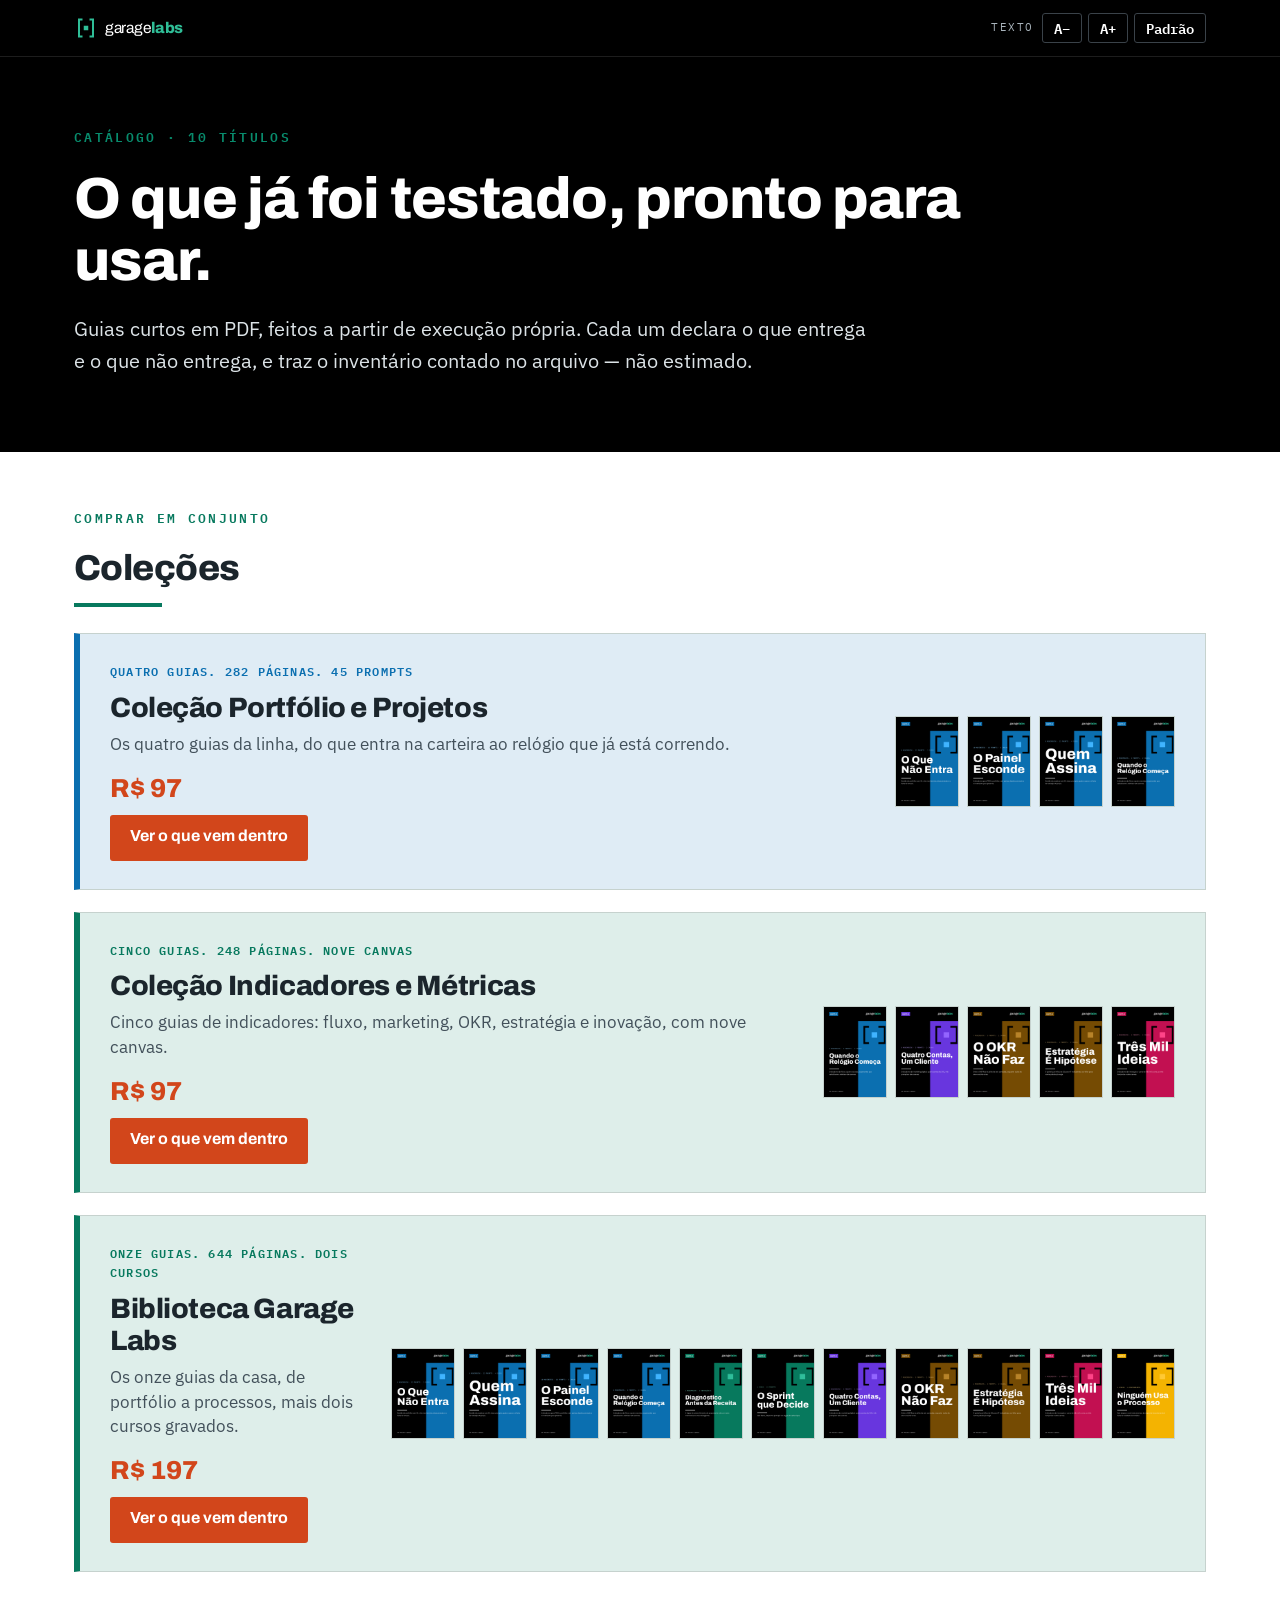
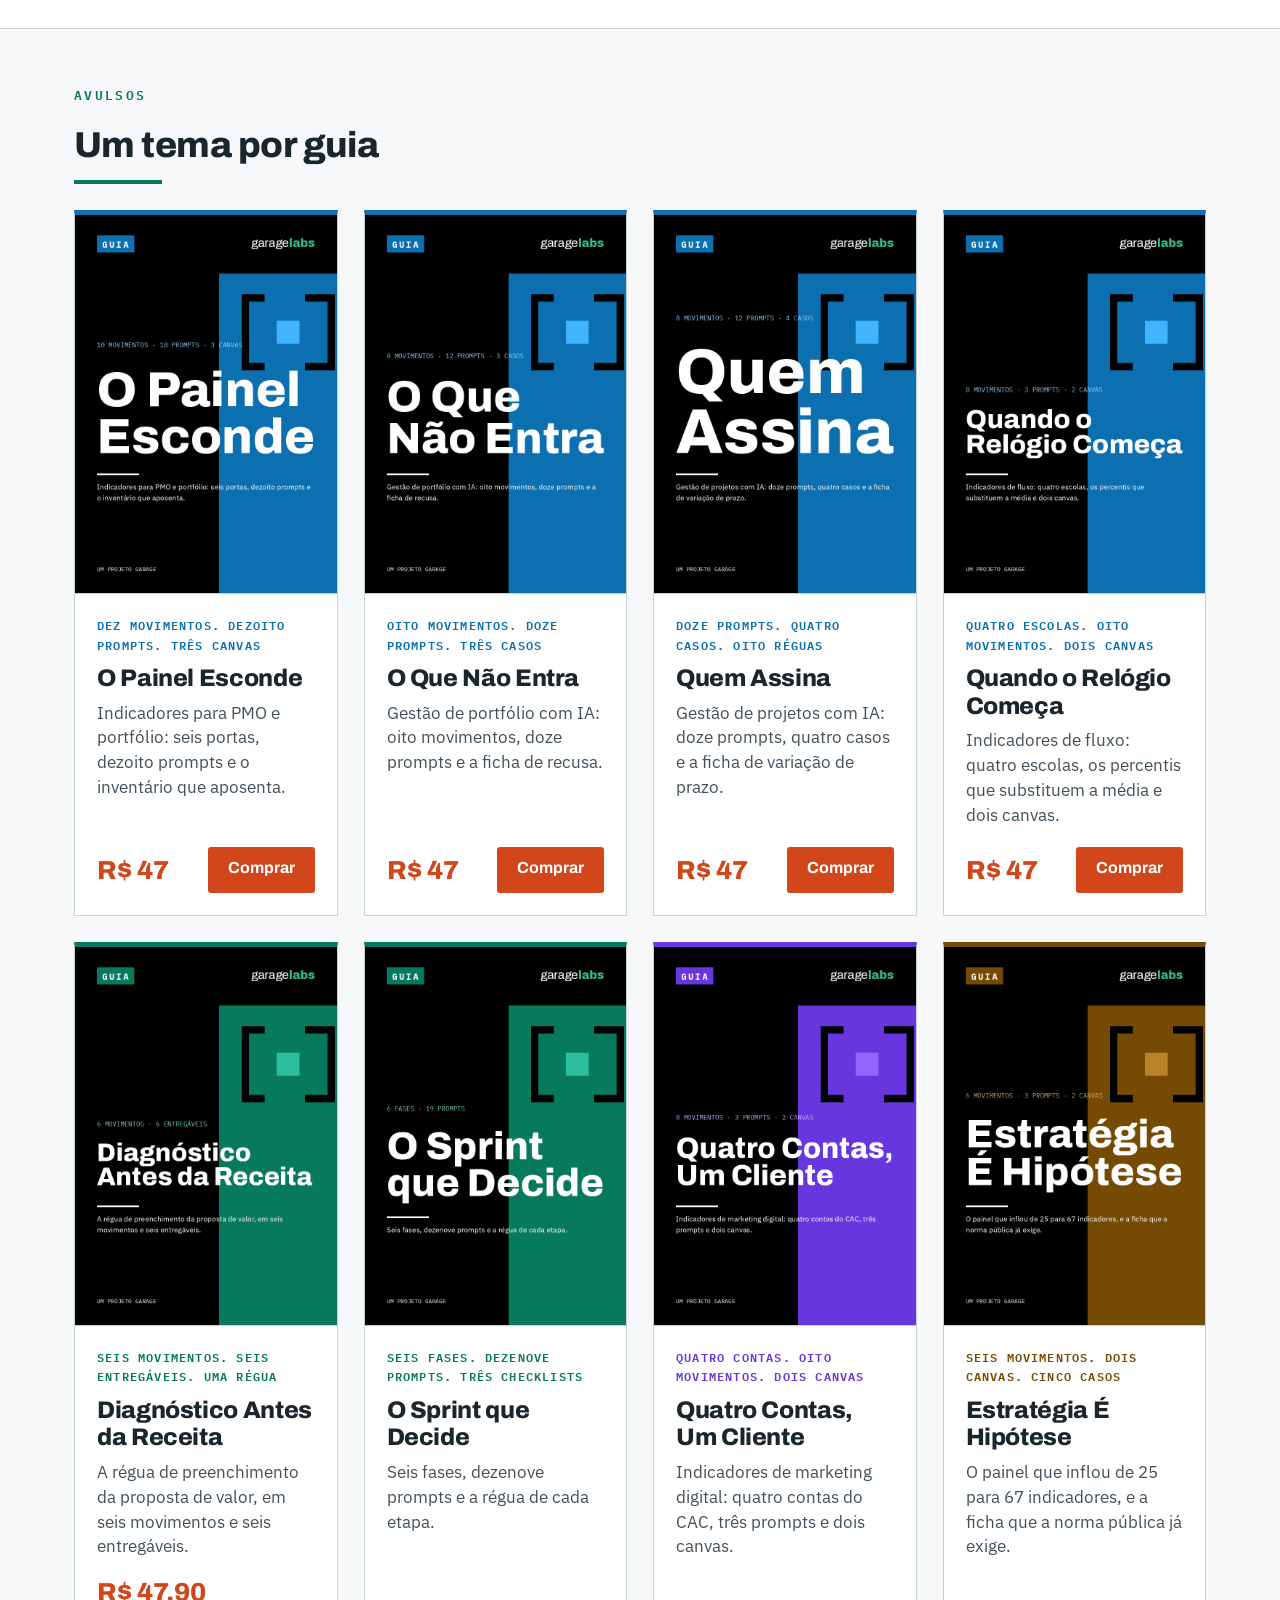
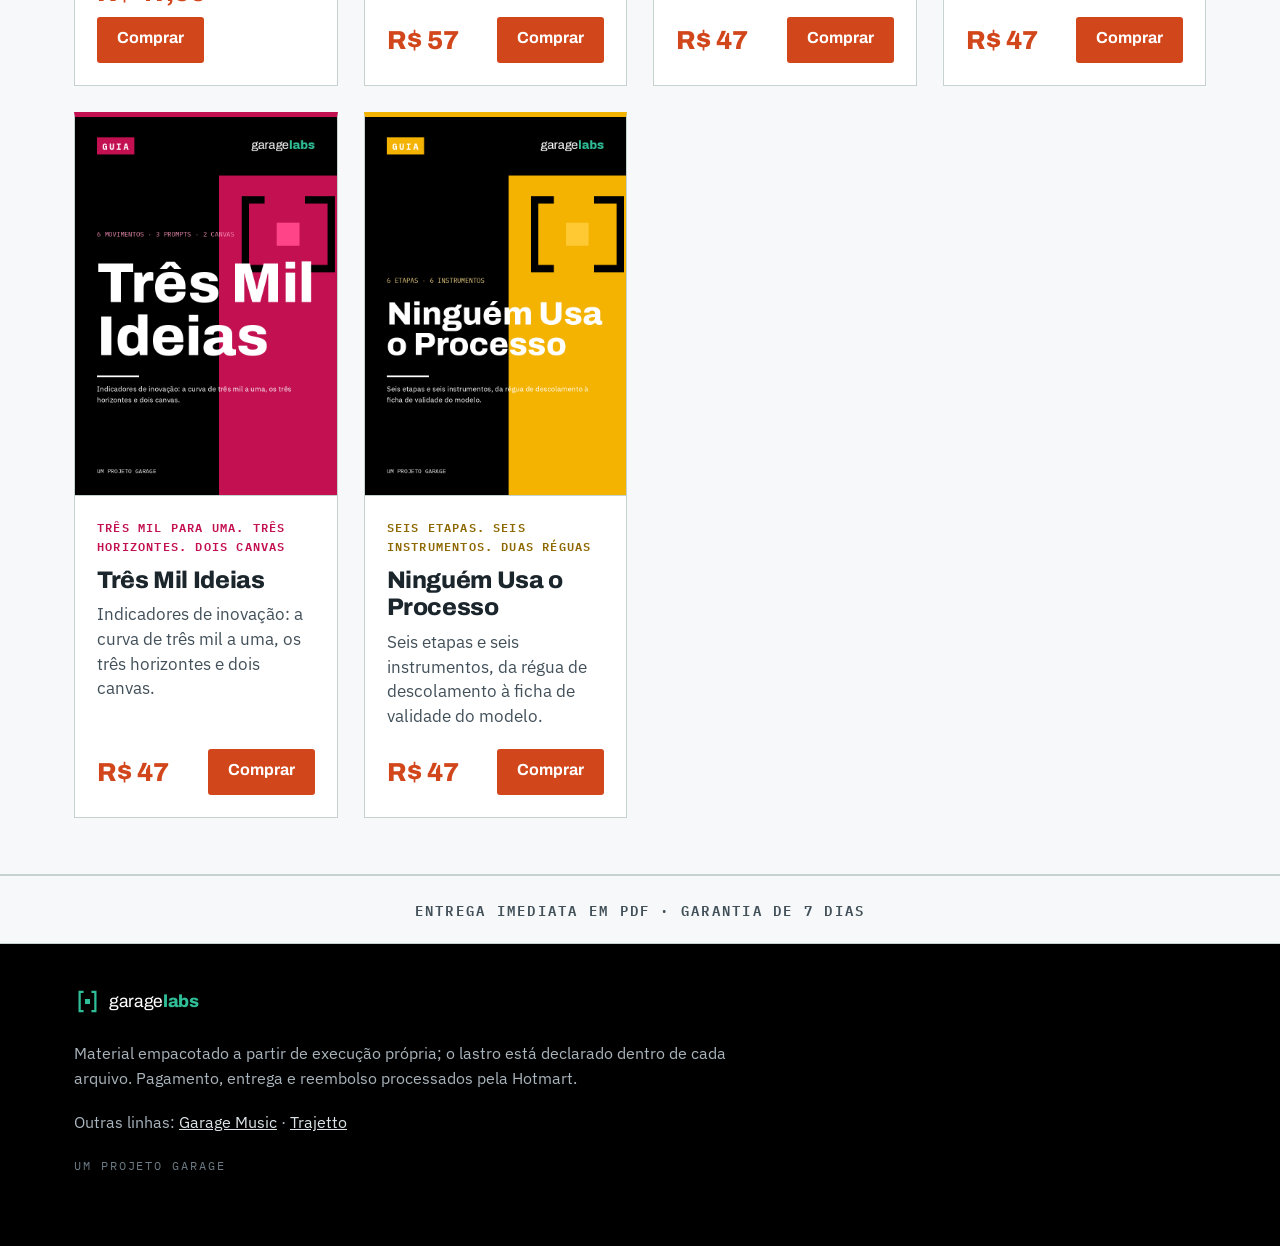
<file: index.html>
<!DOCTYPE html>
<html lang="pt-BR">
<head>
<meta charset="utf-8">
<meta name="viewport" content="width=device-width, initial-scale=1">
<title>Garage Labs — guias em PDF</title>
<meta name="description" content="O que já foi testado, pronto para usar. Catálogo de guias em PDF da linha Garage Labs.">
<meta property="og:title" content="Garage Labs — guias em PDF">
<meta property="og:description" content="O que já foi testado, pronto para usar. Catálogo de guias em PDF da linha Garage Labs.">
<meta property="og:type" content="website">
<link rel="preconnect" href="https://fonts.googleapis.com">
<link rel="preconnect" href="https://fonts.gstatic.com" crossorigin>
<link href="https://fonts.googleapis.com/css2?family=Archivo:wght@400;600;700;800&family=IBM+Plex+Mono:wght@400;600&family=IBM+Plex+Sans:wght@400;600;700&display=swap" rel="stylesheet">
<link rel="stylesheet" href="assets/base.css?v=2">
<style>:root{--linha:#07795E;--linha-texto:#07795E;--linha-neg:#088C6D;--linha-caixa:rgba(7,121,94,.13)}</style>
</head>
<body>
<div class="topo"><div class="wrap">
  <a class="marca" href="./"><svg viewBox="0 0 300 48" height="24" role="img" aria-label="Garage Labs"><path d="M17 7 H10 V41 H17" fill="none" stroke="#2FBE97" stroke-width="4"/><path d="M31 7 H38 V41 H31" fill="none" stroke="#2FBE97" stroke-width="4"/><rect x="19.5" y="19.5" width="9" height="9" fill="#2FBE97"/><text x="62" y="34" font-family="Archivo, sans-serif" font-size="31" letter-spacing="-0.6"><tspan fill="#fff" font-weight="400">garage</tspan><tspan fill="#2FBE97" font-weight="800">labs</tspan></text></svg></a>
  
  <div class="az">
    <span>Texto</span>
    <button type="button" onclick="ajusta(-1)" aria-label="Diminuir o tamanho do texto">A&minus;</button>
    <button type="button" onclick="ajusta(1)" aria-label="Aumentar o tamanho do texto">A+</button>
    <button type="button" onclick="reset()" aria-label="Voltar ao tamanho padrão">Padrão</button>
  </div>
</div></div>
<header class="capa-vit">
  <div class="wrap">
    <p class="kicker">Catálogo · 10 títulos</p>
    <h1>O que já foi testado, pronto para usar.</h1>
    <p class="capa-sub">Guias curtos em PDF, feitos a partir de execução própria. Cada um declara o que entrega e o que não entrega, e traz o inventário contado no arquivo — não estimado.</p>
  </div>
</header>
<section class="sec"><div class="wrap"><p class="sec-num">Comprar em conjunto</p><h2>Coleções</h2><div class="regua"></div><div class="packs"><article class="pack" style="--c:#0B6FB0;--ct:#0B6FB0;--cx:rgba(11,111,176,.13)">
  <div class="pack-txt">
    <p class="card-inv">Quatro guias. 282 páginas. 45 prompts</p>
    <h3>Coleção Portfólio e Projetos</h3>
    <p class="card-sub">Os quatro guias da linha, do que entra na carteira ao relógio que já está correndo.</p>
    <div class="card-pe">
      <span class="card-preco">R$ 97</span>
      <a class="btn btn-s" href="colecao-portfolio-e-projetos/">Ver o que vem dentro</a>
    </div>
  </div>
  <div class="pack-capas"><img src="img/LH-101/vitrine-720x1040-o-que-nao-entra.png" width="720" height="1040" loading="lazy" alt="O Que Não Entra"><img src="img/LH-103/vitrine-720x1040-o-painel-esconde.png" width="720" height="1040" loading="lazy" alt="O Painel Esconde"><img src="img/LH-102/vitrine-720x1040-quem-assina.png" width="720" height="1040" loading="lazy" alt="Quem Assina"><img src="img/LH-104/vitrine-720x1040-quando-o-relogio-comeca.png" width="720" height="1040" loading="lazy" alt="Quando o Relógio Começa"></div>
</article><article class="pack" style="--c:#07795E;--ct:#07795E;--cx:rgba(7,121,94,.13)">
  <div class="pack-txt">
    <p class="card-inv">Cinco guias. 248 páginas. Nove canvas</p>
    <h3>Coleção Indicadores e Métricas</h3>
    <p class="card-sub">Cinco guias de indicadores: fluxo, marketing, OKR, estratégia e inovação, com nove canvas.</p>
    <div class="card-pe">
      <span class="card-preco">R$ 97</span>
      <a class="btn btn-s" href="colecao-indicadores-e-metricas/">Ver o que vem dentro</a>
    </div>
  </div>
  <div class="pack-capas"><img src="img/LH-104/vitrine-720x1040-quando-o-relogio-comeca.png" width="720" height="1040" loading="lazy" alt="Quando o Relógio Começa"><img src="img/LH-204/vitrine-720x1040-quatro-contas-um-cliente.png" width="720" height="1040" loading="lazy" alt="Quatro Contas, Um Cliente"><img src="img/LH-301/vitrine-720x1040-o-okr-nao-faz.png" width="720" height="1040" loading="lazy" alt="O OKR Não Faz"><img src="img/LH-302/vitrine-720x1040-estrategia-e-hipotese.png" width="720" height="1040" loading="lazy" alt="Estratégia É Hipótese"><img src="img/LH-401/vitrine-720x1040-tres-mil-ideias.png" width="720" height="1040" loading="lazy" alt="Três Mil Ideias"></div>
</article><article class="pack" style="--c:#07795E;--ct:#07795E;--cx:rgba(7,121,94,.13)">
  <div class="pack-txt">
    <p class="card-inv">Onze guias. 644 páginas. Dois cursos</p>
    <h3>Biblioteca Garage Labs</h3>
    <p class="card-sub">Os onze guias da casa, de portfólio a processos, mais dois cursos gravados.</p>
    <div class="card-pe">
      <span class="card-preco">R$ 197</span>
      <a class="btn btn-s" href="biblioteca-garage-labs/">Ver o que vem dentro</a>
    </div>
  </div>
  <div class="pack-capas"><img src="img/LH-101/vitrine-720x1040-o-que-nao-entra.png" width="720" height="1040" loading="lazy" alt="O Que Não Entra"><img src="img/LH-102/vitrine-720x1040-quem-assina.png" width="720" height="1040" loading="lazy" alt="Quem Assina"><img src="img/LH-103/vitrine-720x1040-o-painel-esconde.png" width="720" height="1040" loading="lazy" alt="O Painel Esconde"><img src="img/LH-104/vitrine-720x1040-quando-o-relogio-comeca.png" width="720" height="1040" loading="lazy" alt="Quando o Relógio Começa"><img src="img/LH-201/vitrine-720x1040-diagnostico-antes-da-receita.png" width="720" height="1040" loading="lazy" alt="Diagnóstico Antes da Receita"><img src="img/LH-202/vitrine-720x1040-o-sprint-que-decide.png" width="720" height="1040" loading="lazy" alt="O Sprint que Decide"><img src="img/LH-204/vitrine-720x1040-quatro-contas-um-cliente.png" width="720" height="1040" loading="lazy" alt="Quatro Contas, Um Cliente"><img src="img/LH-301/vitrine-720x1040-o-okr-nao-faz.png" width="720" height="1040" loading="lazy" alt="O OKR Não Faz"><img src="img/LH-302/vitrine-720x1040-estrategia-e-hipotese.png" width="720" height="1040" loading="lazy" alt="Estratégia É Hipótese"><img src="img/LH-401/vitrine-720x1040-tres-mil-ideias.png" width="720" height="1040" loading="lazy" alt="Três Mil Ideias"><img src="img/LH-501/vitrine-720x1040-ninguem-usa-o-processo.png" width="720" height="1040" loading="lazy" alt="Ninguém Usa o Processo"></div>
</article></div></div></section><section class="sec cinza"><div class="wrap"><p class="sec-num">Avulsos</p><h2>Um tema por guia</h2><div class="regua"></div><div class="grade"><article class="card" style="--c:#0B6FB0;--ct:#0B6FB0;--cx:rgba(11,111,176,.13)">
  <img src="img/LH-103/vitrine-720x1040-o-painel-esconde.png" width="720" height="1040" loading="lazy" alt="Capa de O Painel Esconde">
  <div class="card-corpo">
    <p class="card-inv">Dez movimentos. Dezoito prompts. Três canvas</p>
    <h3>O Painel Esconde</h3>
    <p class="card-sub">Indicadores para PMO e portfólio: seis portas, dezoito prompts e o inventário que aposenta.</p>
    <div class="card-pe">
      <span class="card-preco">R$ 47</span>
      <a class="btn btn-s js-checkout" data-cod="LH-103" href="#">Comprar</a>
    </div>
  </div>
</article><article class="card" style="--c:#0B6FB0;--ct:#0B6FB0;--cx:rgba(11,111,176,.13)">
  <img src="img/LH-101/vitrine-720x1040-o-que-nao-entra.png" width="720" height="1040" loading="lazy" alt="Capa de O Que Não Entra">
  <div class="card-corpo">
    <p class="card-inv">Oito movimentos. Doze prompts. Três casos</p>
    <h3>O Que Não Entra</h3>
    <p class="card-sub">Gestão de portfólio com IA: oito movimentos, doze prompts e a ficha de recusa.</p>
    <div class="card-pe">
      <span class="card-preco">R$ 47</span>
      <a class="btn btn-s js-checkout" data-cod="LH-101" href="#">Comprar</a>
    </div>
  </div>
</article><article class="card" style="--c:#0B6FB0;--ct:#0B6FB0;--cx:rgba(11,111,176,.13)">
  <img src="img/LH-102/vitrine-720x1040-quem-assina.png" width="720" height="1040" loading="lazy" alt="Capa de Quem Assina">
  <div class="card-corpo">
    <p class="card-inv">Doze prompts. Quatro casos. Oito réguas</p>
    <h3>Quem Assina</h3>
    <p class="card-sub">Gestão de projetos com IA: doze prompts, quatro casos e a ficha de variação de prazo.</p>
    <div class="card-pe">
      <span class="card-preco">R$ 47</span>
      <a class="btn btn-s js-checkout" data-cod="LH-102" href="#">Comprar</a>
    </div>
  </div>
</article><article class="card" style="--c:#0B6FB0;--ct:#0B6FB0;--cx:rgba(11,111,176,.13)">
  <img src="img/LH-104/vitrine-720x1040-quando-o-relogio-comeca.png" width="720" height="1040" loading="lazy" alt="Capa de Quando o Relógio Começa">
  <div class="card-corpo">
    <p class="card-inv">Quatro escolas. Oito movimentos. Dois canvas</p>
    <h3>Quando o Relógio Começa</h3>
    <p class="card-sub">Indicadores de fluxo: quatro escolas, os percentis que substituem a média e dois canvas.</p>
    <div class="card-pe">
      <span class="card-preco">R$ 47</span>
      <a class="btn btn-s js-checkout" data-cod="LH-104" href="#">Comprar</a>
    </div>
  </div>
</article><article class="card" style="--c:#07795D;--ct:#07795D;--cx:rgba(7,121,93,.13)">
  <img src="img/LH-201/vitrine-720x1040-diagnostico-antes-da-receita.png" width="720" height="1040" loading="lazy" alt="Capa de Diagnóstico Antes da Receita">
  <div class="card-corpo">
    <p class="card-inv">Seis movimentos. Seis entregáveis. Uma régua</p>
    <h3>Diagnóstico Antes da Receita</h3>
    <p class="card-sub">A régua de preenchimento da proposta de valor, em seis movimentos e seis entregáveis.</p>
    <div class="card-pe">
      <span class="card-preco">R$ 47,90</span>
      <a class="btn btn-s js-checkout" data-cod="LH-201" href="#">Comprar</a>
    </div>
  </div>
</article><article class="card" style="--c:#07795D;--ct:#07795D;--cx:rgba(7,121,93,.13)">
  <img src="img/LH-202/vitrine-720x1040-o-sprint-que-decide.png" width="720" height="1040" loading="lazy" alt="Capa de O Sprint que Decide">
  <div class="card-corpo">
    <p class="card-inv">Seis fases. Dezenove prompts. Três checklists</p>
    <h3>O Sprint que Decide</h3>
    <p class="card-sub">Seis fases, dezenove prompts e a régua de cada etapa.</p>
    <div class="card-pe">
      <span class="card-preco">R$ 57</span>
      <a class="btn btn-s js-checkout" data-cod="LH-202" href="#">Comprar</a>
    </div>
  </div>
</article><article class="card" style="--c:#6836DE;--ct:#6836DE;--cx:rgba(104,54,222,.13)">
  <img src="img/LH-204/vitrine-720x1040-quatro-contas-um-cliente.png" width="720" height="1040" loading="lazy" alt="Capa de Quatro Contas, Um Cliente">
  <div class="card-corpo">
    <p class="card-inv">Quatro contas. Oito movimentos. Dois canvas</p>
    <h3>Quatro Contas, Um Cliente</h3>
    <p class="card-sub">Indicadores de marketing digital: quatro contas do CAC, três prompts e dois canvas.</p>
    <div class="card-pe">
      <span class="card-preco">R$ 47</span>
      <a class="btn btn-s js-checkout" data-cod="LH-204" href="#">Comprar</a>
    </div>
  </div>
</article><article class="card" style="--c:#754B03;--ct:#754B03;--cx:rgba(117,75,3,.13)">
  <img src="img/LH-302/vitrine-720x1040-estrategia-e-hipotese.png" width="720" height="1040" loading="lazy" alt="Capa de Estratégia É Hipótese">
  <div class="card-corpo">
    <p class="card-inv">Seis movimentos. Dois canvas. Cinco casos</p>
    <h3>Estratégia É Hipótese</h3>
    <p class="card-sub">O painel que inflou de 25 para 67 indicadores, e a ficha que a norma pública já exige.</p>
    <div class="card-pe">
      <span class="card-preco">R$ 47</span>
      <a class="btn btn-s js-checkout" data-cod="LH-302" href="#">Comprar</a>
    </div>
  </div>
</article><article class="card" style="--c:#C21051;--ct:#C21051;--cx:rgba(194,16,81,.13)">
  <img src="img/LH-401/vitrine-720x1040-tres-mil-ideias.png" width="720" height="1040" loading="lazy" alt="Capa de Três Mil Ideias">
  <div class="card-corpo">
    <p class="card-inv">Três mil para uma. Três horizontes. Dois canvas</p>
    <h3>Três Mil Ideias</h3>
    <p class="card-sub">Indicadores de inovação: a curva de três mil a uma, os três horizontes e dois canvas.</p>
    <div class="card-pe">
      <span class="card-preco">R$ 47</span>
      <a class="btn btn-s js-checkout" data-cod="LH-401" href="#">Comprar</a>
    </div>
  </div>
</article><article class="card" style="--c:#F4B301;--ct:#8E6801;--cx:rgba(244,179,1,.13)">
  <img src="img/LH-501/vitrine-720x1040-ninguem-usa-o-processo.png" width="720" height="1040" loading="lazy" alt="Capa de Ninguém Usa o Processo">
  <div class="card-corpo">
    <p class="card-inv">Seis etapas. Seis instrumentos. Duas réguas</p>
    <h3>Ninguém Usa o Processo</h3>
    <p class="card-sub">Seis etapas e seis instrumentos, da régua de descolamento à ficha de validade do modelo.</p>
    <div class="card-pe">
      <span class="card-preco">R$ 47</span>
      <a class="btn btn-s js-checkout" data-cod="LH-501" href="#">Comprar</a>
    </div>
  </div>
</article></div></div></section><div class="faixa"><span>Entrega imediata em PDF · Garantia de 7 dias</span></div><footer><div class="wrap">
  <svg viewBox="0 0 300 48" height="27" role="img" aria-label="Garage Labs"><path d="M17 7 H10 V41 H17" fill="none" stroke="#2FBE97" stroke-width="4"/><path d="M31 7 H38 V41 H31" fill="none" stroke="#2FBE97" stroke-width="4"/><rect x="19.5" y="19.5" width="9" height="9" fill="#2FBE97"/><text x="62" y="34" font-family="Archivo, sans-serif" font-size="31" letter-spacing="-0.6"><tspan fill="#fff" font-weight="400">garage</tspan><tspan fill="#2FBE97" font-weight="800">labs</tspan></text></svg>
  <p class="rod">Material empacotado a partir de execução própria; o lastro está declarado dentro de cada arquivo. Pagamento, entrega e reembolso processados pela Hotmart.</p>
  <p class="rod">Outras linhas: <a href="music/">Garage Music</a> · <a href="trajetto/">Trajetto</a></p>
  <p class="end">Um projeto Garage</p>
</div></div></footer>
<script src="assets/checkouts.js"></script>
<script src="assets/site.js"></script>
</body></html>
</file>
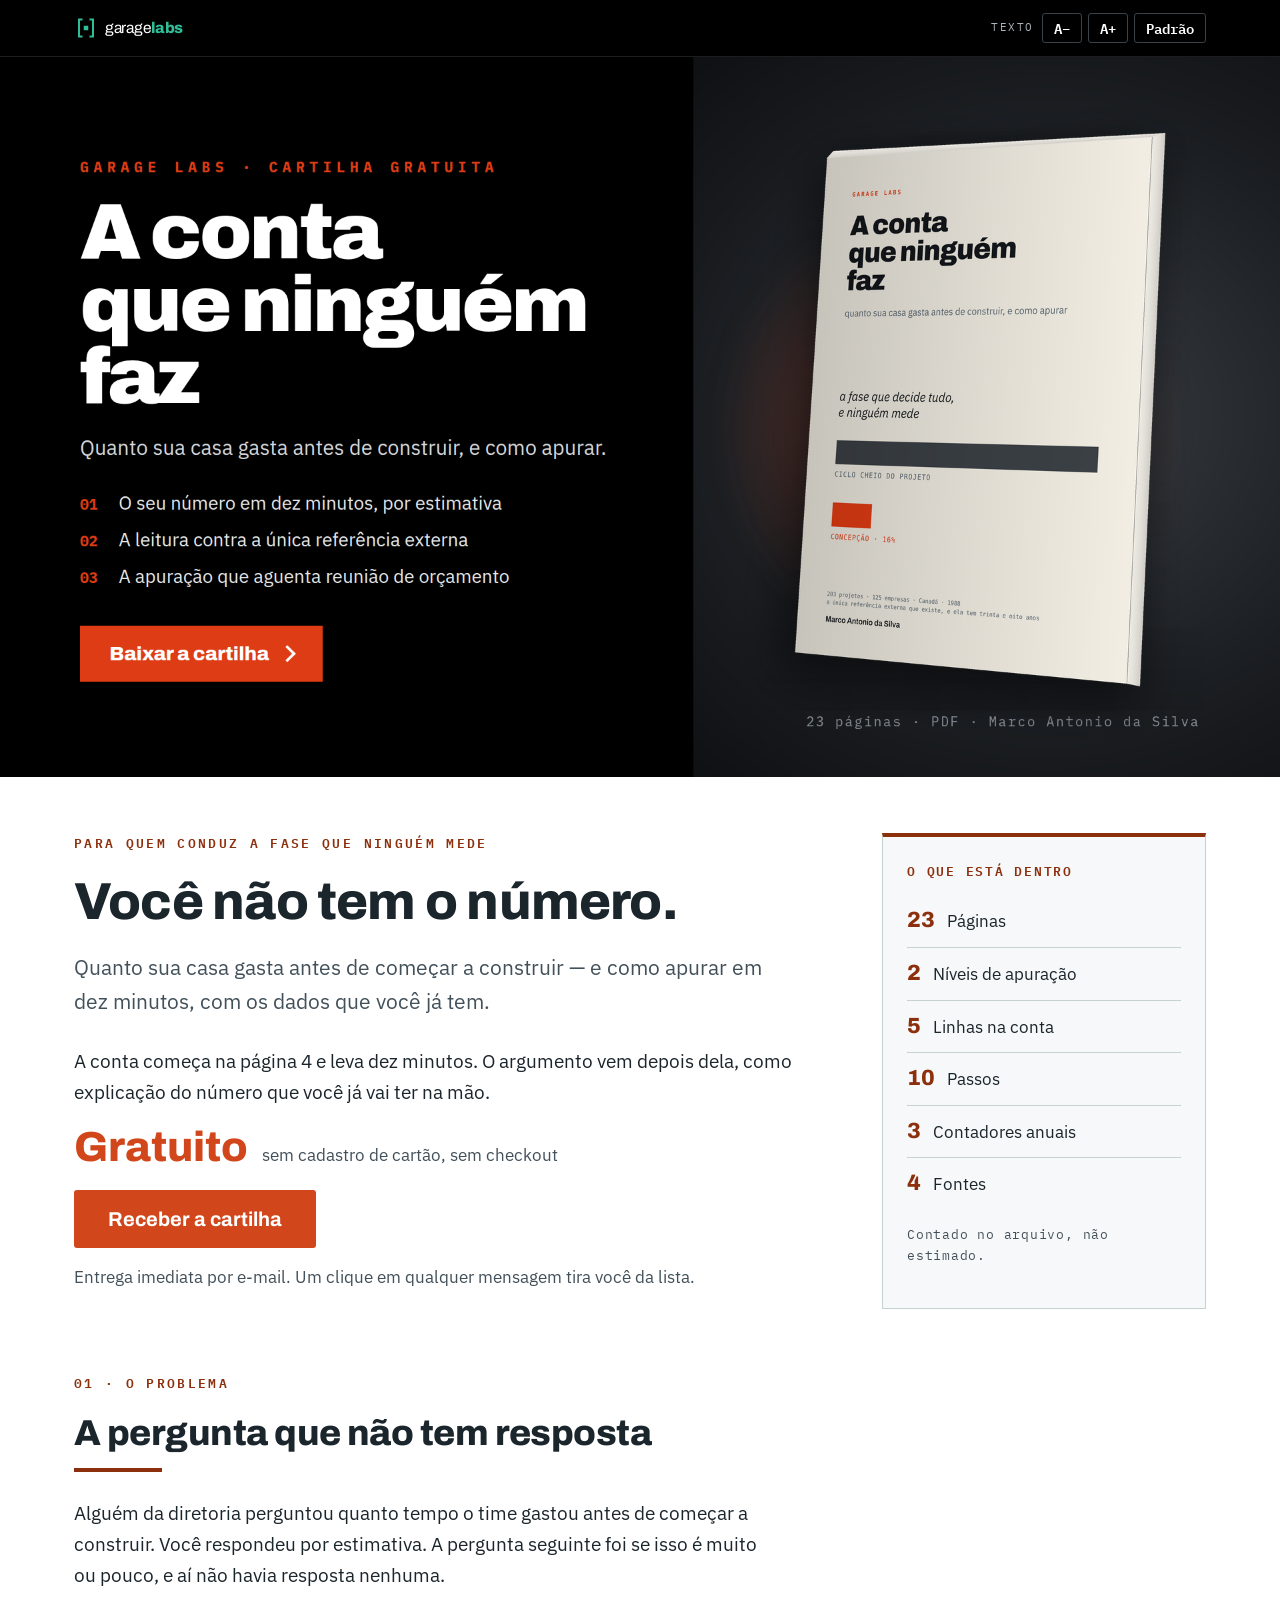
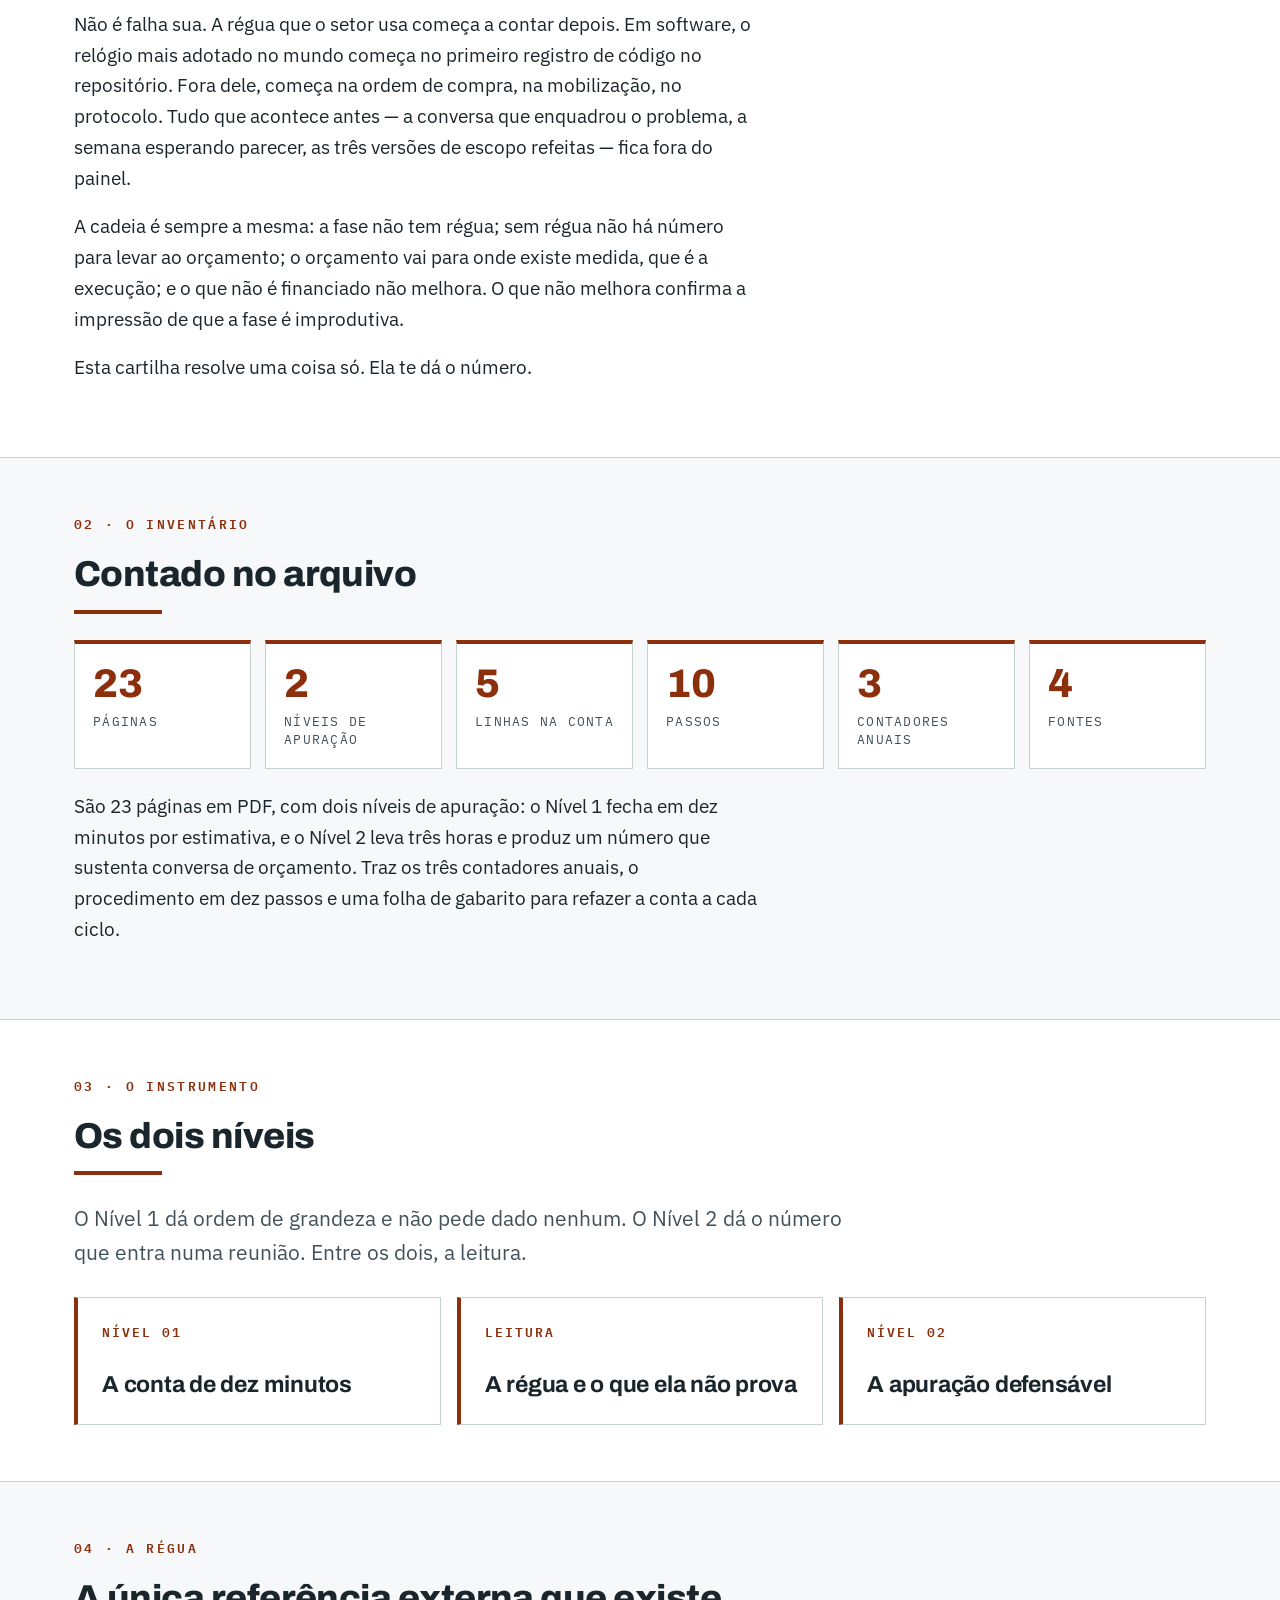
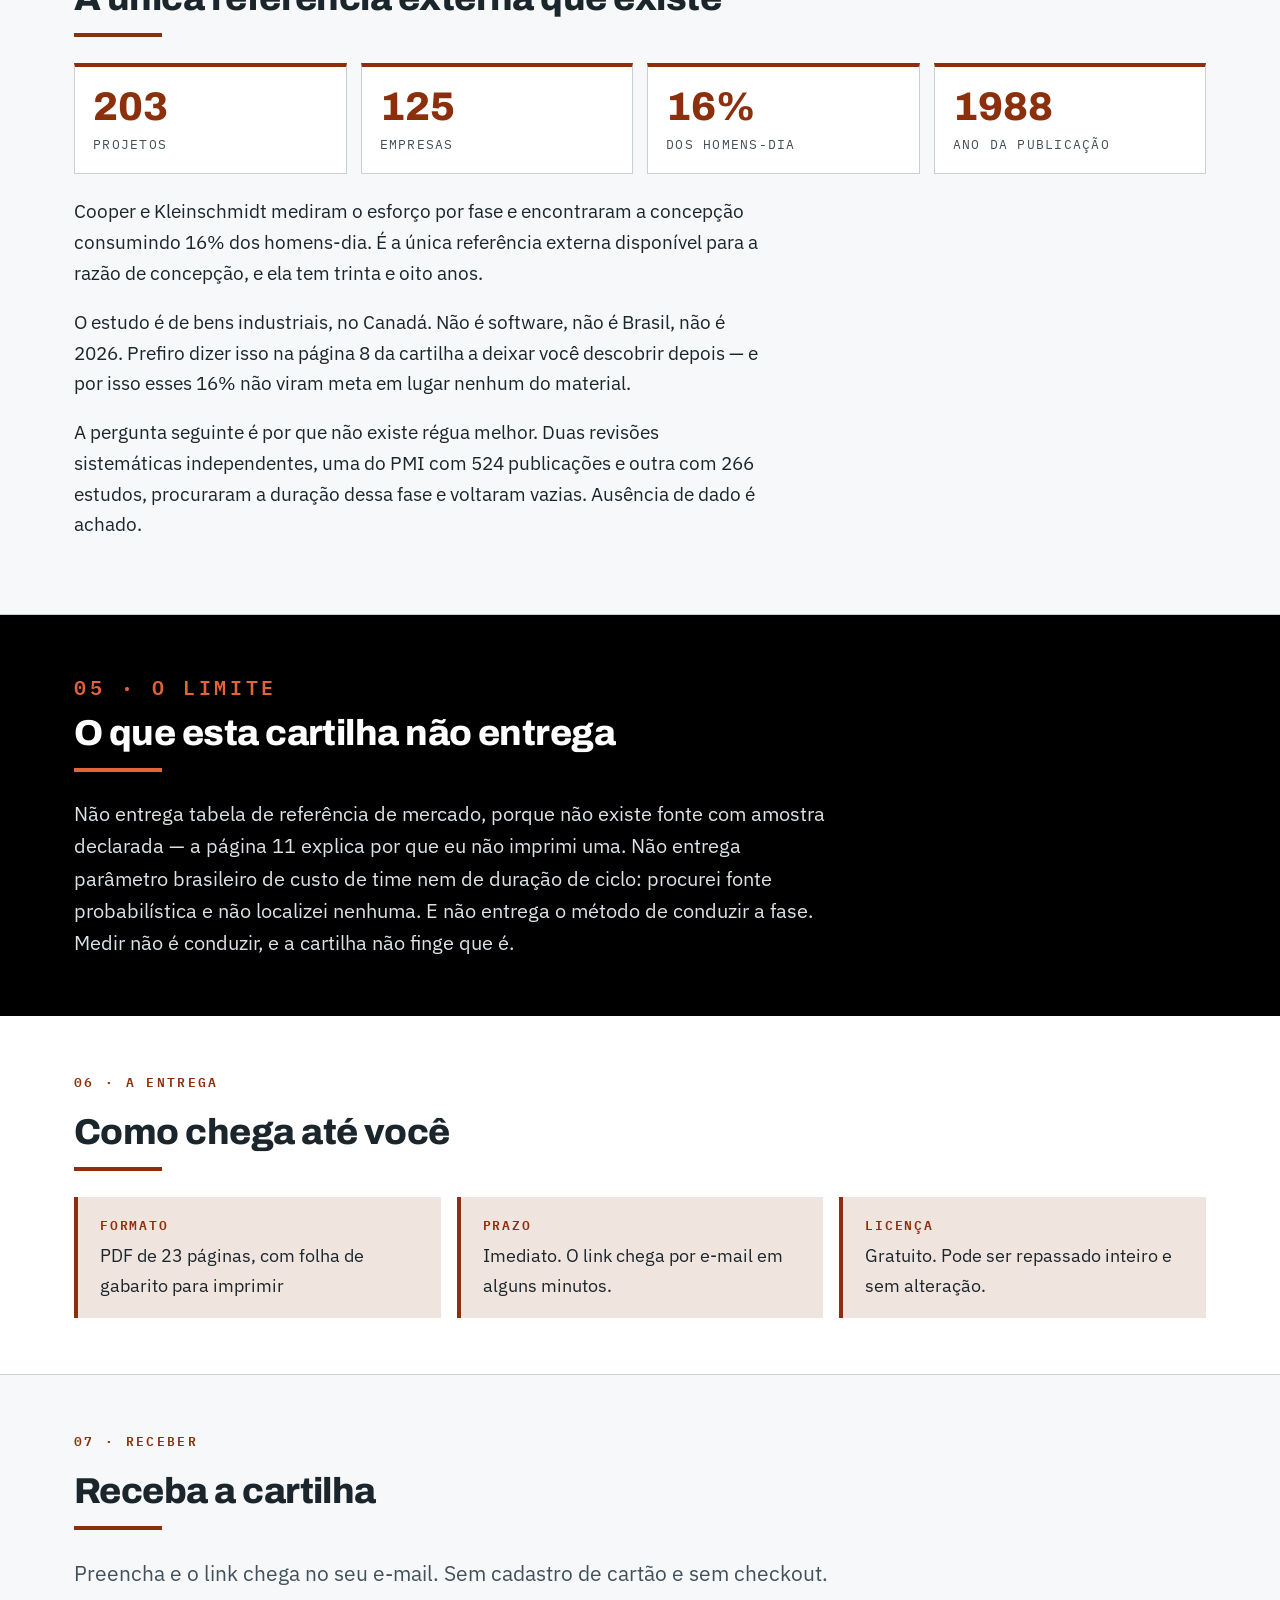
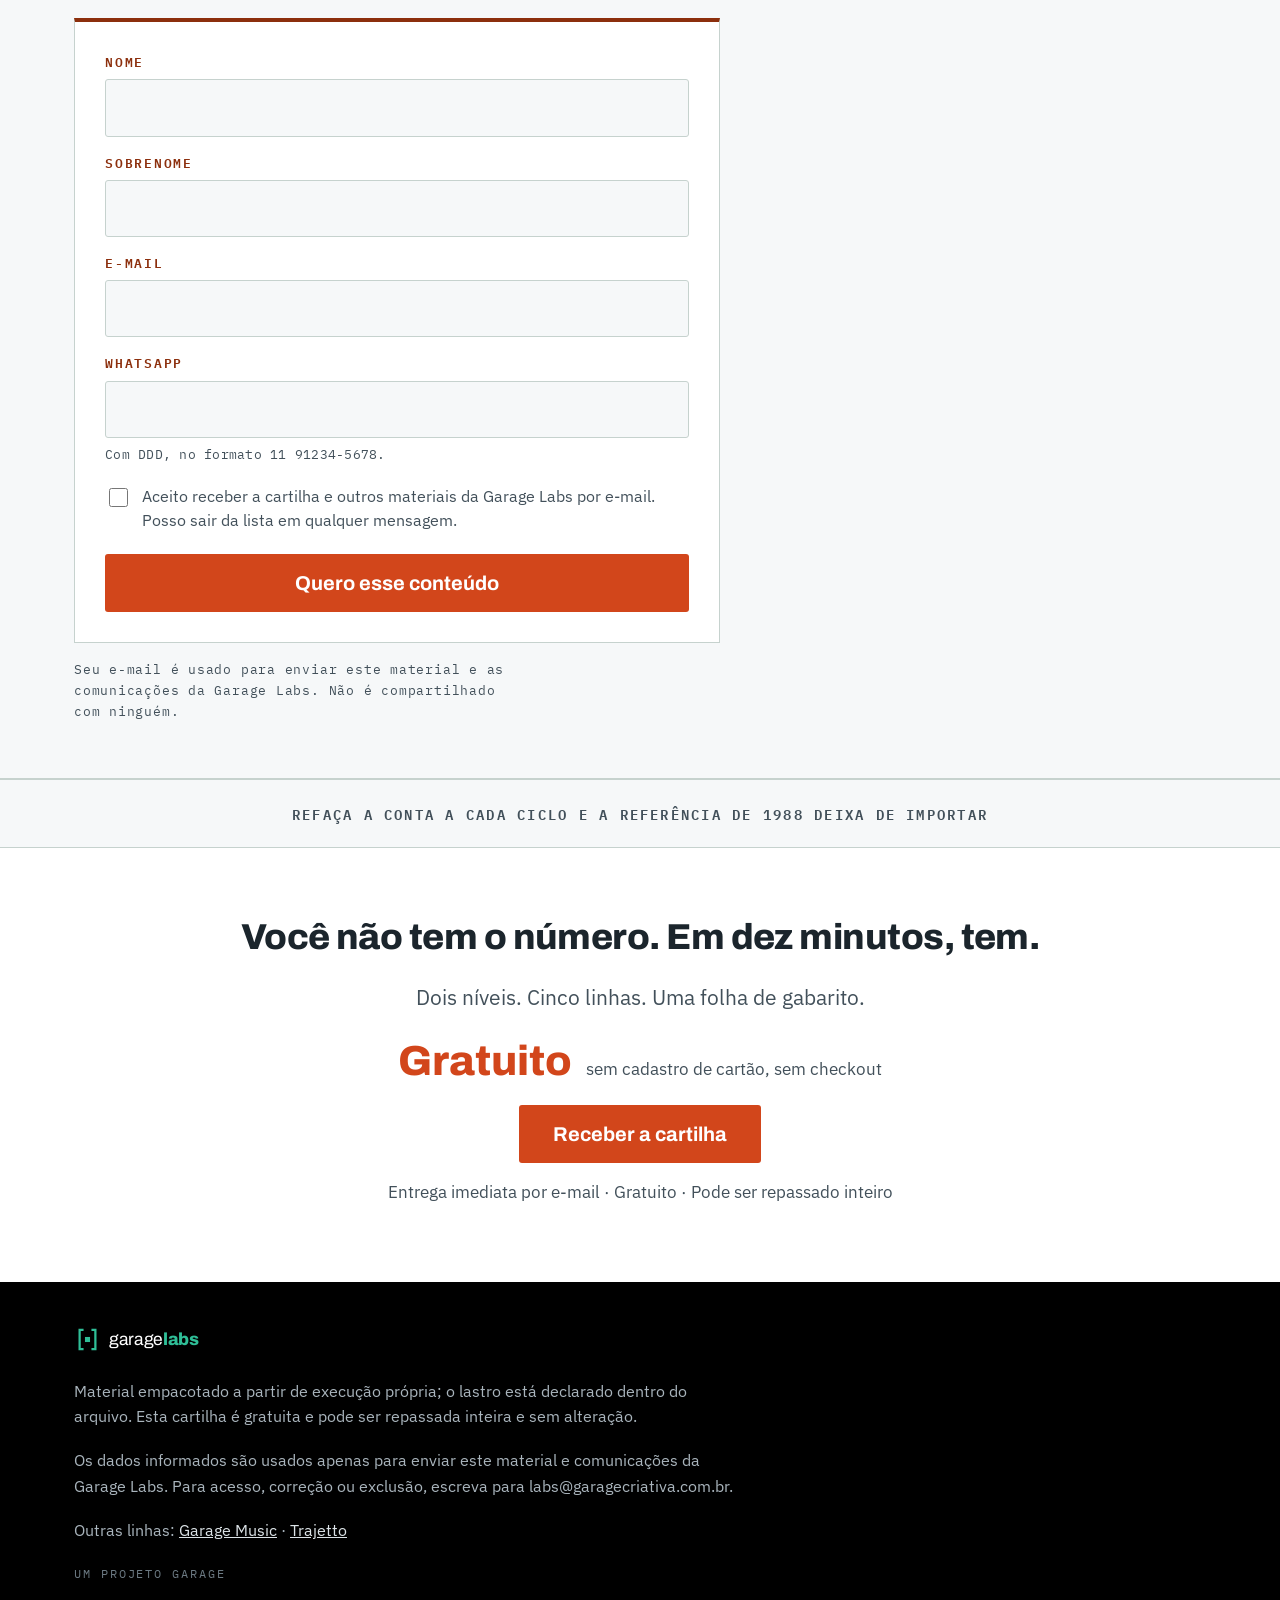
<file: a-conta/index.html>
<!DOCTYPE html>
<html lang="pt-BR">
<head>
<meta charset="utf-8">
<meta name="viewport" content="width=device-width, initial-scale=1">
<title>A conta que ninguém faz — cartilha gratuita | Garage Labs</title>
<meta name="description" content="Quanto sua casa gasta na concepção, antes do primeiro compromisso irreversível. Cartilha de 23 páginas para apurar a razão de concepção do seu ciclo em dez minutos.">
<meta property="og:title" content="A conta que ninguém faz — cartilha gratuita | Garage Labs">
<meta property="og:description" content="Quanto sua casa gasta na concepção, antes do primeiro compromisso irreversível. Cartilha de 23 páginas para apurar a razão de concepção do seu ciclo em dez minutos.">
<meta property="og:type" content="website">
<meta property="og:url" content="https://www.garagelab.com.br/a-conta/">
<meta property="og:site_name" content="Garage Labs">
<meta property="og:locale" content="pt_BR">
<meta property="og:image" content="https://www.garagelab.com.br/img/ebookI1/banner-1920x1080-a-conta-que-ninguem-faz.png">
<meta property="og:image:width" content="1920">
<meta property="og:image:height" content="1080">
<meta property="og:image:alt" content="A conta que ninguém faz — cartilha gratuita de 23 páginas, com a capa do PDF em perspectiva">
<meta name="twitter:card" content="summary_large_image">
<meta name="twitter:title" content="A conta que ninguém faz — cartilha gratuita | Garage Labs">
<meta name="twitter:description" content="Quanto sua casa gasta na concepção, antes do primeiro compromisso irreversível. Cartilha de 23 páginas para apurar a razão de concepção do seu ciclo em dez minutos.">
<meta name="twitter:image" content="https://www.garagelab.com.br/img/ebookI1/banner-1920x1080-a-conta-que-ninguem-faz.png">
<link rel="canonical" href="https://www.garagelab.com.br/a-conta/">
<link rel="preconnect" href="https://fonts.googleapis.com">
<link rel="preconnect" href="https://fonts.gstatic.com" crossorigin>
<link href="https://fonts.googleapis.com/css2?family=Archivo:wght@400;600;700;800&family=IBM+Plex+Mono:wght@400;600&family=IBM+Plex+Sans:wght@400;600;700&display=swap" rel="stylesheet">
<link rel="stylesheet" href="../assets/base.css?v=2">
<link rel="stylesheet" href="../assets/isca.css?v=1">
<style>:root{--linha:#8C2F0D;--linha-texto:#8C2F0D;--linha-neg:#E4643A;--linha-caixa:rgba(140,47,13,.13)}</style>
</head>
<body>

<div class="topo"><div class="wrap">
  <a class="marca" href="../"><svg viewBox="0 0 300 48" height="24" role="img" aria-label="Garage Labs"><path d="M17 7 H10 V41 H17" fill="none" stroke="#2FBE97" stroke-width="4"/><path d="M31 7 H38 V41 H31" fill="none" stroke="#2FBE97" stroke-width="4"/><rect x="19.5" y="19.5" width="9" height="9" fill="#2FBE97"/><text x="62" y="34" font-family="Archivo, sans-serif" font-size="31" letter-spacing="-0.6"><tspan fill="#fff" font-weight="400">garage</tspan><tspan fill="#2FBE97" font-weight="800">labs</tspan></text></svg></a>
  <div class="topoCta" id="topoCta"><span class="p">Gratuito</span><a class="btn" href="#receber">Receber a cartilha</a></div>
  <div class="az">
    <span>Texto</span>
    <button type="button" onclick="ajusta(-1)" aria-label="Diminuir o tamanho do texto">A&minus;</button>
    <button type="button" onclick="ajusta(1)" aria-label="Aumentar o tamanho do texto">A+</button>
    <button type="button" onclick="reset()" aria-label="Voltar ao tamanho padrão">Padrão</button>
  </div>
</div></div>

<a class="capa" href="#receber">
  <img src="../img/ebookI1/banner-1920x1080-a-conta-que-ninguem-faz.png" width="1920" height="1080"
       fetchpriority="high" alt="A conta que ninguém faz — cartilha gratuita de 23 páginas, com a capa do PDF em perspectiva">
</a>

<div class="oferta"><div class="wrap oferta-grid">
  <div>
    <p class="kicker">Para quem conduz a fase que ninguém mede</p>
    <h1>Você não tem o número.</h1>
    <p class="sub">Quanto sua casa gasta antes de começar a construir — e como apurar em dez minutos, com os dados que você já tem.</p>
    <p>A conta começa na página 4 e leva dez minutos. O argumento vem depois dela, como explicação do número que você já vai ter na mão.</p>
    <div class="precoLinha"><span class="preco">Gratuito</span>
      <span class="precoNota">sem cadastro de cartão, sem checkout</span></div>
    <a class="btn" href="#receber">Receber a cartilha</a>
    <p class="garantia">Entrega imediata por e-mail. Um clique em qualquer mensagem tira você da lista.</p>
  </div>
  <aside class="invlado">
    <p class="invlado-r">O que está dentro</p>
    <ul><li><b>23</b> Páginas</li><li><b>2</b> Níveis de apuração</li><li><b>5</b> Linhas na conta</li><li><b>10</b> Passos</li><li><b>3</b> Contadores anuais</li><li><b>4</b> Fontes</li></ul>
    <p class="nota">Contado no arquivo, não estimado.</p>
  </aside>
</div></div>

<section class="sec"><div class="wrap">
  <p class="sec-num">01 · O problema</p><h2>A pergunta que não tem resposta</h2><div class="regua"></div>
  <div class="corpo"><p>Alguém da diretoria perguntou quanto tempo o time gastou antes de começar a construir. Você respondeu por estimativa. A pergunta seguinte foi se isso é muito ou pouco, e aí não havia resposta nenhuma.</p><p>Não é falha sua. A régua que o setor usa começa a contar depois. Em software, o relógio mais adotado no mundo começa no primeiro registro de código no repositório. Fora dele, começa na ordem de compra, na mobilização, no protocolo. Tudo que acontece antes — a conversa que enquadrou o problema, a semana esperando parecer, as três versões de escopo refeitas — fica fora do painel.</p><p>A cadeia é sempre a mesma: a fase não tem régua; sem régua não há número para levar ao orçamento; o orçamento vai para onde existe medida, que é a execução; e o que não é financiado não melhora. O que não melhora confirma a impressão de que a fase é improdutiva.</p><p>Esta cartilha resolve uma coisa só. Ela te dá o número.</p></div>
</div></section>

<section class="sec cinza"><div class="wrap">
  <p class="sec-num">02 · O inventário</p><h2>Contado no arquivo</h2><div class="regua"></div>
  <div class="inv"><div class="cel"><div class="n">23</div><div class="r">Páginas</div></div><div class="cel"><div class="n">2</div><div class="r">Níveis de apuração</div></div><div class="cel"><div class="n">5</div><div class="r">Linhas na conta</div></div><div class="cel"><div class="n">10</div><div class="r">Passos</div></div><div class="cel"><div class="n">3</div><div class="r">Contadores anuais</div></div><div class="cel"><div class="n">4</div><div class="r">Fontes</div></div></div>
  <div class="corpo" style="margin-top:22px"><p>São 23 páginas em PDF, com dois níveis de apuração: o Nível 1 fecha em dez minutos por estimativa, e o Nível 2 leva três horas e produz um número que sustenta conversa de orçamento. Traz os três contadores anuais, o procedimento em dez passos e uma folha de gabarito para refazer a conta a cada ciclo.</p></div>
</div></section>

<section class="sec"><div class="wrap">
  <p class="sec-num">03 · O instrumento</p><h2>Os dois níveis</h2><div class="regua"></div>
  <p class="lead">O Nível 1 dá ordem de grandeza e não pede dado nenhum. O Nível 2 dá o número que entra numa reunião. Entre os dois, a leitura.</p>
  <div class="portas"><div class="porta"><div class="p">Nível 01</div><div class="t">A conta de dez minutos</div></div><div class="porta"><div class="p">Leitura</div><div class="t">A régua e o que ela não prova</div></div><div class="porta"><div class="p">Nível 02</div><div class="t">A apuração defensável</div></div></div>
</div></section>

<section class="sec cinza"><div class="wrap">
  <p class="sec-num">04 · A régua</p><h2>A única referência externa que existe</h2><div class="regua"></div>
  <div class="inv"><div class="cel"><div class="n">203</div><div class="r">Projetos</div></div><div class="cel"><div class="n">125</div><div class="r">Empresas</div></div><div class="cel"><div class="n">16%</div><div class="r">Dos homens-dia</div></div><div class="cel"><div class="n">1988</div><div class="r">Ano da publicação</div></div></div>
  <div class="corpo" style="margin-top:22px"><p>Cooper e Kleinschmidt mediram o esforço por fase e encontraram a concepção consumindo 16% dos homens-dia. É a única referência externa disponível para a razão de concepção, e ela tem trinta e oito anos.</p><p>O estudo é de bens industriais, no Canadá. Não é software, não é Brasil, não é 2026. Prefiro dizer isso na página 8 da cartilha a deixar você descobrir depois — e por isso esses 16% não viram meta em lugar nenhum do material.</p><p>A pergunta seguinte é por que não existe régua melhor. Duas revisões sistemáticas independentes, uma do PMI com 524 publicações e outra com 266 estudos, procuraram a duração dessa fase e voltaram vazias. Ausência de dado é achado.</p></div>
</div></section>

<section class="naoentrega"><div class="wrap">
  <p class="sec-num">05 · O limite</p><h2>O que esta cartilha não entrega</h2><div class="regua"></div>
  <p>Não entrega tabela de referência de mercado, porque não existe fonte com amostra declarada — a página 11 explica por que eu não imprimi uma. Não entrega parâmetro brasileiro de custo de time nem de duração de ciclo: procurei fonte probabilística e não localizei nenhuma. E não entrega o método de conduzir a fase. Medir não é conduzir, e a cartilha não finge que é.</p>
</div></section>

<section class="sec"><div class="wrap">
  <p class="sec-num">06 · A entrega</p><h2>Como chega até você</h2><div class="regua"></div>
  <div class="entrega"><div class="it"><div class="r">Formato</div><div class="v">PDF de 23 páginas, com folha de gabarito para imprimir</div></div><div class="it"><div class="r">Prazo</div><div class="v">Imediato. O link chega por e-mail em alguns minutos.</div></div><div class="it"><div class="r">Licença</div><div class="v">Gratuito. Pode ser repassado inteiro e sem alteração.</div></div></div>
</div></section>

<section class="sec cinza" id="receber"><div class="wrap">
  <p class="sec-num">07 · Receber</p><h2>Receba a cartilha</h2><div class="regua"></div>
  <p class="lead" style="margin-bottom:28px">Preencha e o link chega no seu e-mail. Sem cadastro de cartão e sem checkout.</p>

  <form class="captura" method="POST" action="https://d6de1439.sibforms.com/serve/[base64]">
    <input type="hidden" name="email_address_check" value=""><input type="hidden" name="locale" value="pt">
    
          
          <div class="campo">
            <label for="c-nome">Nome</label>
            <input id="c-nome" type="text" name="NOME" autocomplete="given-name" required>
            
          </div>
          
          <div class="campo">
            <label for="c-sobrenome">Sobrenome</label>
            <input id="c-sobrenome" type="text" name="SOBRENOME" autocomplete="family-name" required>
            
          </div>
          
          <div class="campo">
            <label for="c-email">E-mail</label>
            <input id="c-email" type="email" name="EMAIL" autocomplete="email" required>
            
          </div>
          
          <div class="campo">
            <label for="c-whatsapp">WhatsApp</label>
            <input id="c-whatsapp" type="tel" name="WHATSAPP" autocomplete="tel" required>
            <p class="dica">Com DDD, no formato 11 91234-5678.</p>
          </div>
          
    <label class="consent">
      <input type="checkbox" name="OPT_IN" value="1" required>
      <span>Aceito receber a cartilha e outros materiais da Garage Labs por e-mail. Posso sair da lista em qualquer mensagem.</span>
    </label>
    <button class="btn" type="submit">Quero esse conteúdo</button>
  </form>

  <p class="nota captura-nota">Seu e-mail é usado para enviar este material e as comunicações da Garage Labs. Não é compartilhado com ninguém.</p>
</div></section>

<div class="faixa"><span>Refaça a conta a cada ciclo e a referência de 1988 deixa de importar</span></div>

<div class="fecho"><div class="wrap">
  <h2>Você não tem o número. Em dez minutos, tem.</h2>
  <p class="sub">Dois níveis. Cinco linhas. Uma folha de gabarito.</p>
  <div class="precoLinha"><span class="preco">Gratuito</span>
    <span class="precoNota">sem cadastro de cartão, sem checkout</span></div>
  <a class="btn" href="#receber">Receber a cartilha</a>
  <p class="garantia">Entrega imediata por e-mail · Gratuito · Pode ser repassado inteiro</p>
</div></div>

<div class="barraMob"><span class="p gratis">Gratuito</span>
  <a class="btn" href="#receber">Receber</a></div>

<footer><div class="wrap">
  <svg viewBox="0 0 300 48" height="27" role="img" aria-label="Garage Labs"><path d="M17 7 H10 V41 H17" fill="none" stroke="#2FBE97" stroke-width="4"/><path d="M31 7 H38 V41 H31" fill="none" stroke="#2FBE97" stroke-width="4"/><rect x="19.5" y="19.5" width="9" height="9" fill="#2FBE97"/><text x="62" y="34" font-family="Archivo, sans-serif" font-size="31" letter-spacing="-0.6"><tspan fill="#fff" font-weight="400">garage</tspan><tspan fill="#2FBE97" font-weight="800">labs</tspan></text></svg>
  <p class="rod">Material empacotado a partir de execução própria; o lastro está declarado dentro do arquivo. Esta cartilha é gratuita e pode ser repassada inteira e sem alteração.</p>
  <p class="rod">Os dados informados são usados apenas para enviar este material e comunicações da Garage Labs. Para acesso, correção ou exclusão, escreva para labs@garagecriativa.com.br.</p>
  <p class="rod">Outras linhas: <a href="../music/">Garage Music</a> · <a href="../trajetto/">Trajetto</a></p>
  <p class="end">Um projeto Garage</p>
</div></footer>

<script src="../assets/site.js"></script>
<script src="../assets/isca.js?v=1"></script>
</body></html>
</file>
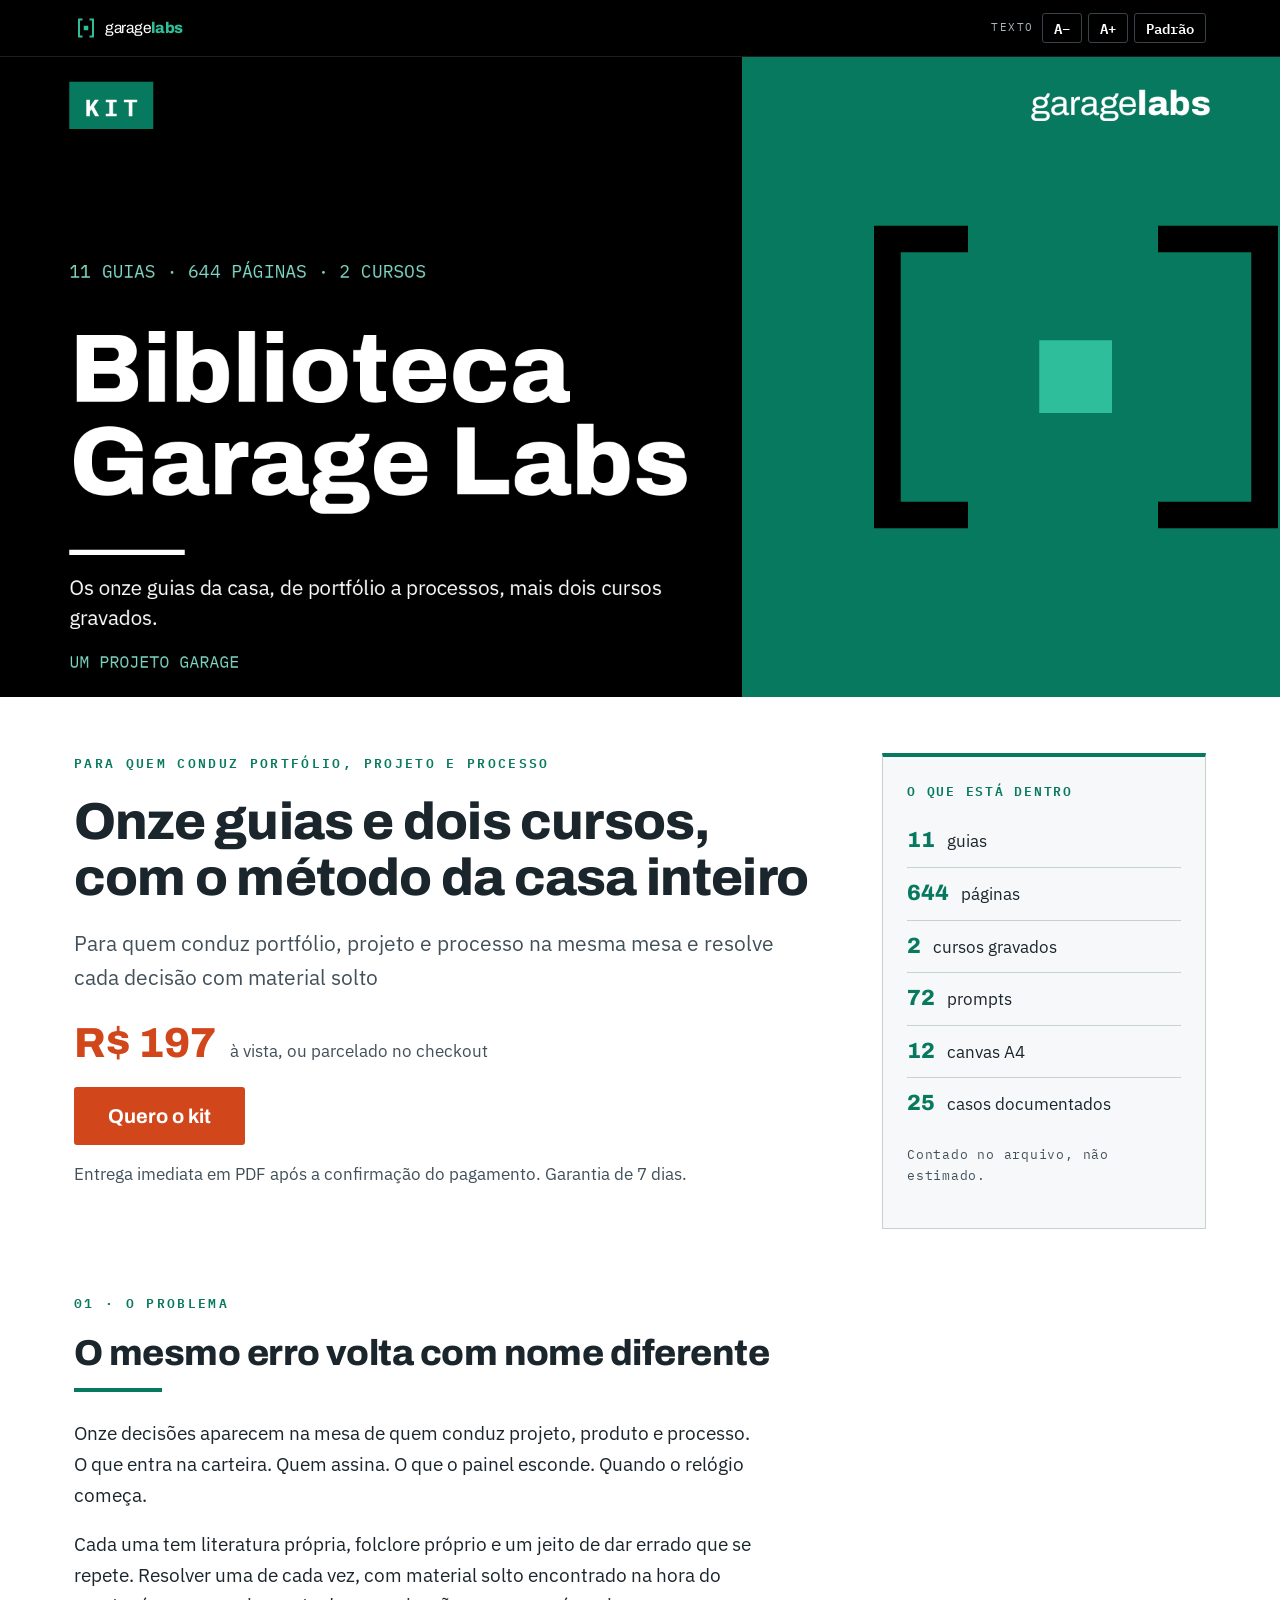
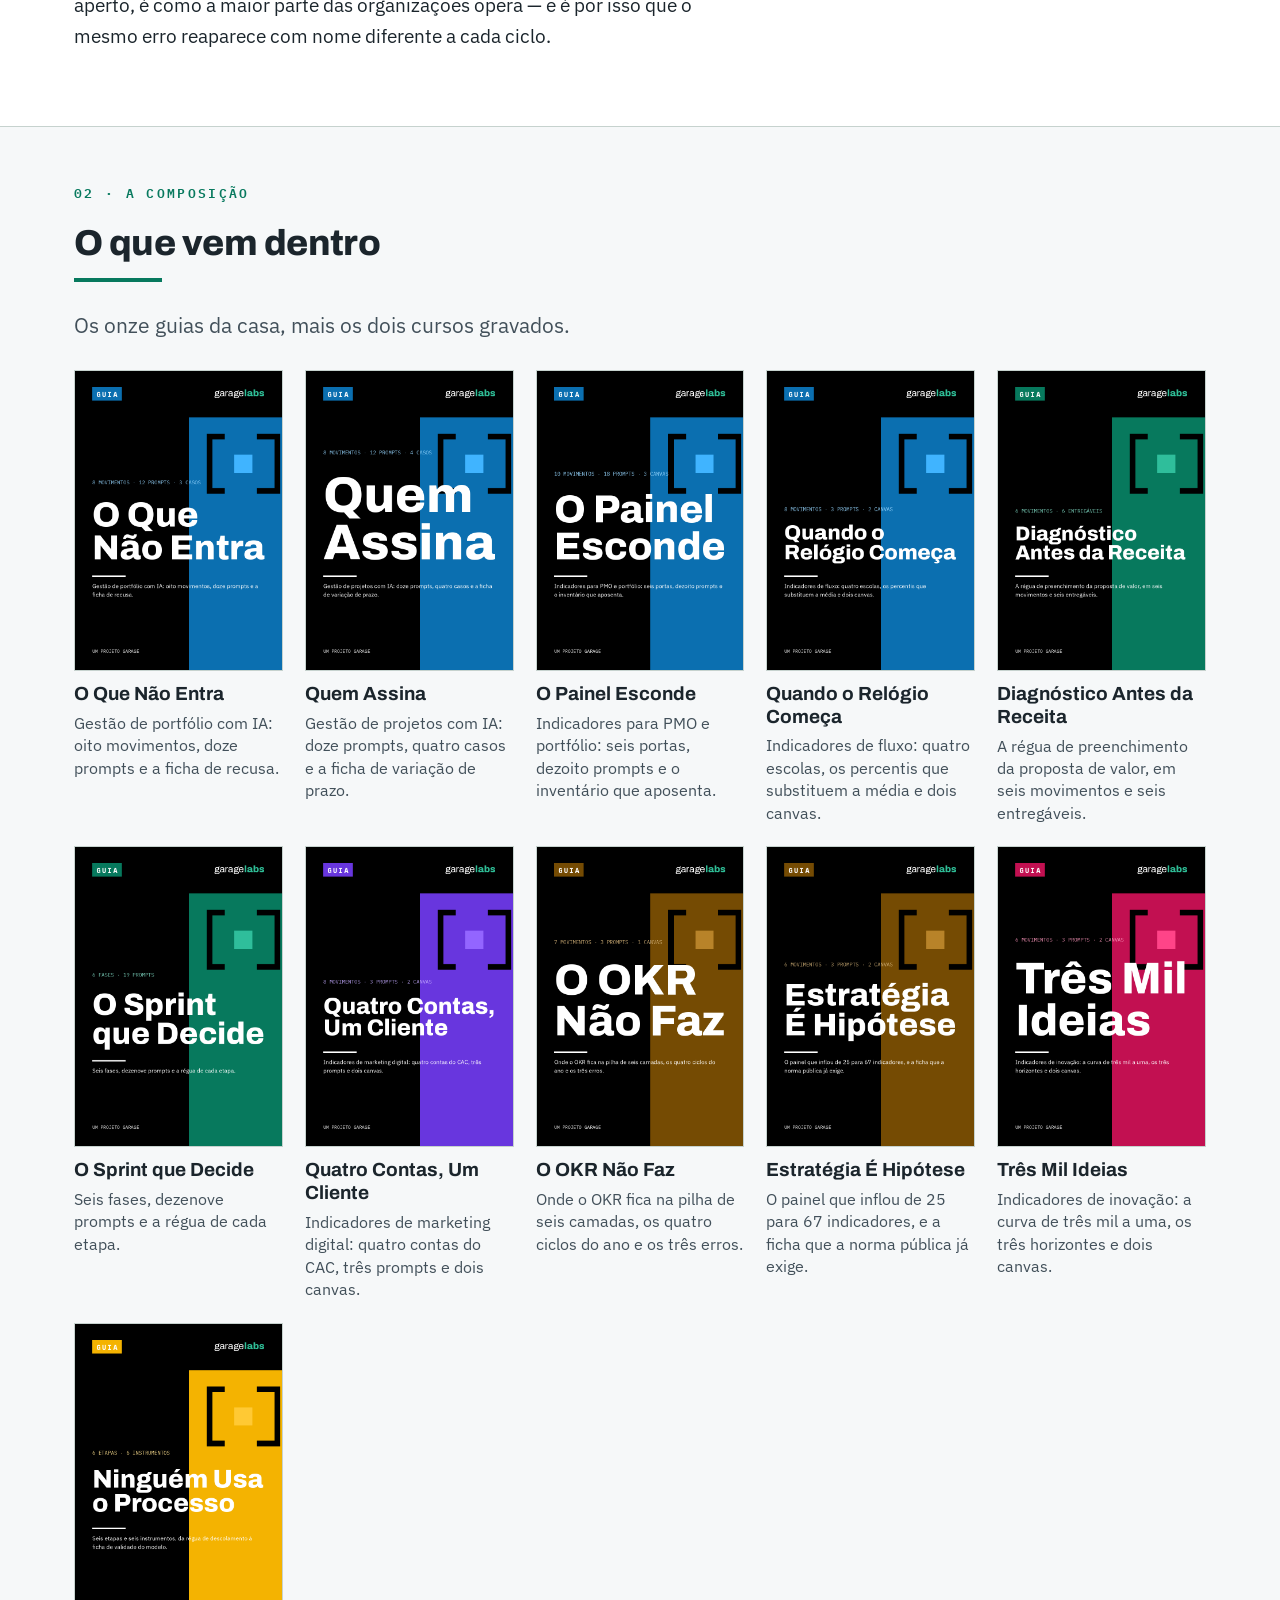
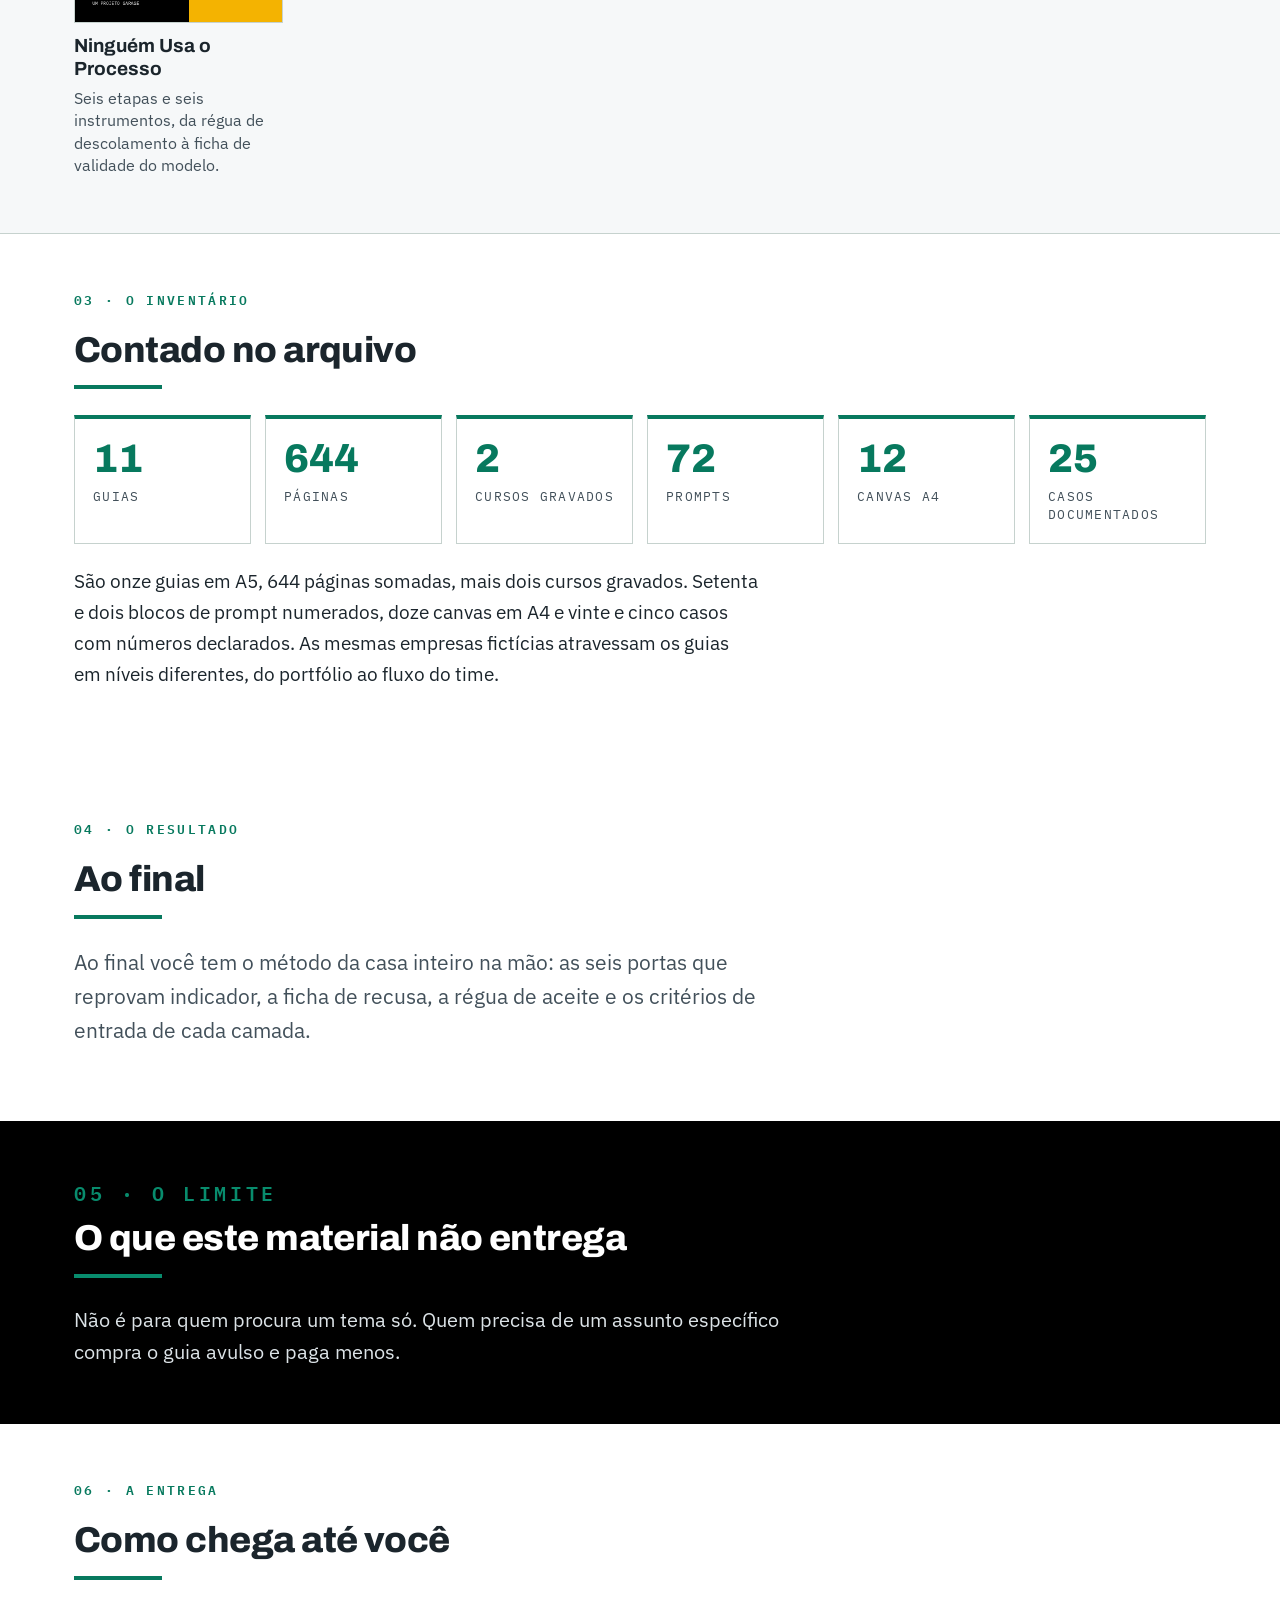
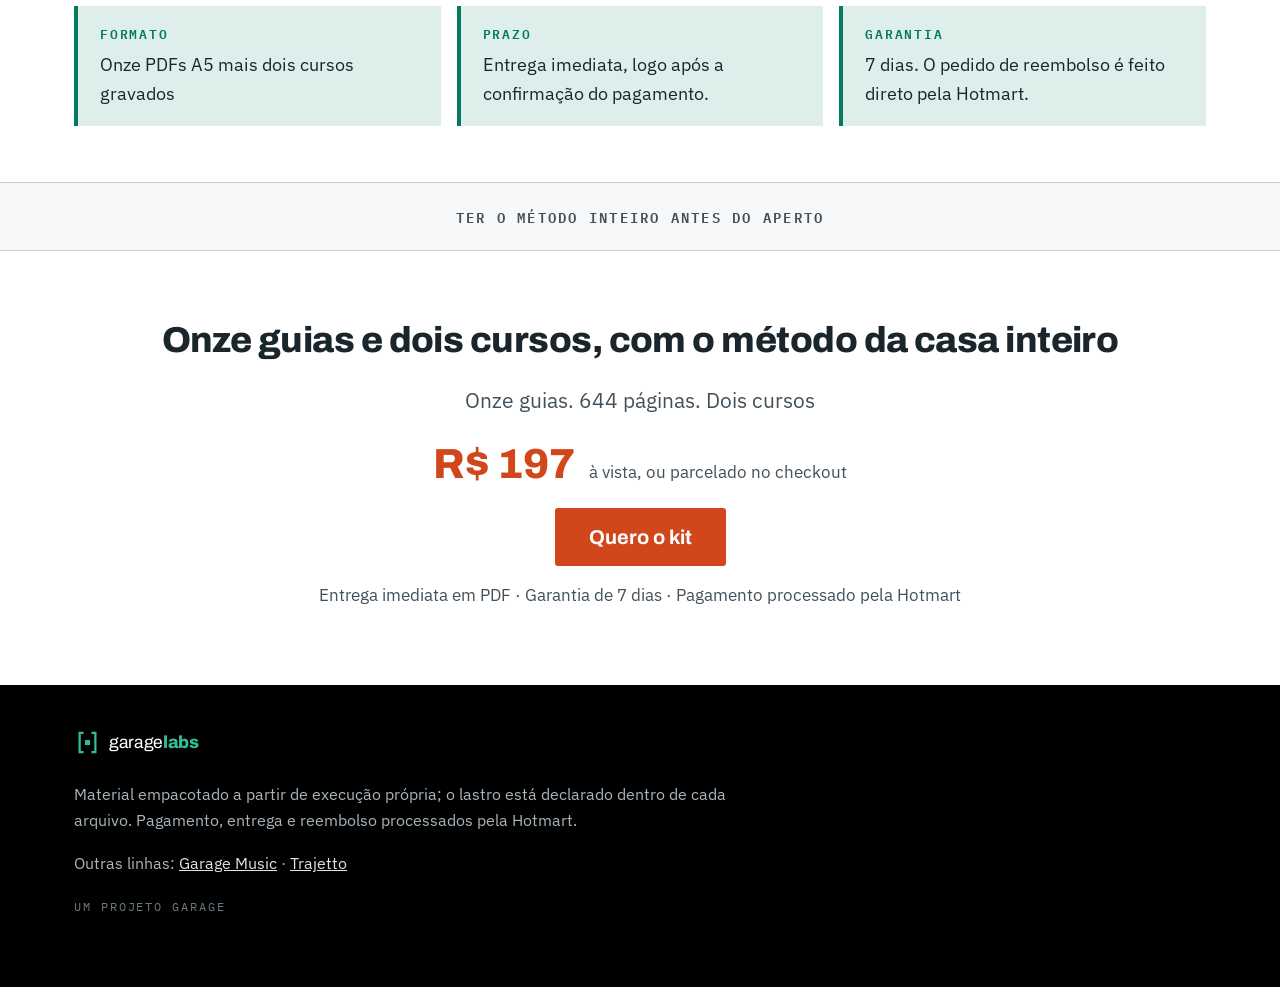
<file: biblioteca-garage-labs/index.html>
<!DOCTYPE html>
<html lang="pt-BR">
<head>
<meta charset="utf-8">
<meta name="viewport" content="width=device-width, initial-scale=1">
<title>Biblioteca Garage Labs — Garage Labs</title>
<meta name="description" content="Os onze guias da casa, de portfólio a processos, mais dois cursos gravados.">
<meta property="og:title" content="Biblioteca Garage Labs — Garage Labs">
<meta property="og:description" content="Os onze guias da casa, de portfólio a processos, mais dois cursos gravados.">
<meta property="og:type" content="website">
<link rel="preconnect" href="https://fonts.googleapis.com">
<link rel="preconnect" href="https://fonts.gstatic.com" crossorigin>
<link href="https://fonts.googleapis.com/css2?family=Archivo:wght@400;600;700;800&family=IBM+Plex+Mono:wght@400;600&family=IBM+Plex+Sans:wght@400;600;700&display=swap" rel="stylesheet">
<link rel="stylesheet" href="../assets/base.css?v=2">
<style>:root{--linha:#07795E;--linha-texto:#07795E;--linha-neg:#088C6D;--linha-caixa:rgba(7,121,94,.13)}</style>
</head>
<body>
<div class="topo"><div class="wrap">
  <a class="marca" href="../"><svg viewBox="0 0 300 48" height="24" role="img" aria-label="Garage Labs"><path d="M17 7 H10 V41 H17" fill="none" stroke="#2FBE97" stroke-width="4"/><path d="M31 7 H38 V41 H31" fill="none" stroke="#2FBE97" stroke-width="4"/><rect x="19.5" y="19.5" width="9" height="9" fill="#2FBE97"/><text x="62" y="34" font-family="Archivo, sans-serif" font-size="31" letter-spacing="-0.6"><tspan fill="#fff" font-weight="400">garage</tspan><tspan fill="#2FBE97" font-weight="800">labs</tspan></text></svg></a>
  <div class="topoCta" id="topoCta"><span class="p">R$ 197</span><a class="btn js-checkout" data-cod="KIT-BIBLIOTECA" href="#">Quero o kit</a></div>
  <div class="az">
    <span>Texto</span>
    <button type="button" onclick="ajusta(-1)" aria-label="Diminuir o tamanho do texto">A&minus;</button>
    <button type="button" onclick="ajusta(1)" aria-label="Aumentar o tamanho do texto">A+</button>
    <button type="button" onclick="reset()" aria-label="Voltar ao tamanho padrão">Padrão</button>
  </div>
</div></div>
<div class="capa">
  <img src="../img/KIT-BIBLIOTECA/banner-1920x1080-biblioteca-garage-labs.png" width="1920" height="1080"
       fetchpriority="high" alt="Biblioteca Garage Labs — Onze guias. 644 páginas. Dois cursos">
</div>
<div class="oferta"><div class="wrap oferta-grid">
  <div>
    <p class="kicker">Para quem conduz portfólio, projeto e processo</p>
    <h1>Onze guias e dois cursos, com o método da casa inteiro</h1>
    <p class="sub">Para quem conduz portfólio, projeto e processo na mesma mesa e resolve cada decisão com material solto</p>
    <div class="precoLinha"><span class="preco">R$ 197</span>
      <span class="precoNota">à vista, ou parcelado no checkout</span></div>
    <a class="btn js-checkout" data-cod="KIT-BIBLIOTECA" href="#">Quero o kit</a>
    <p class="garantia">Entrega imediata em PDF após a confirmação do pagamento. Garantia de 7 dias.</p>
  </div>
  <aside class="invlado">
    <p class="invlado-r">O que está dentro</p>
    <ul><li><b>11</b> guias</li><li><b>644</b> páginas</li><li><b>2</b> cursos gravados</li><li><b>72</b> prompts</li><li><b>12</b> canvas A4</li><li><b>25</b> casos documentados</li></ul>
    <p class="nota">Contado no arquivo, não estimado.</p>
  </aside>
</div></div>
<section class="sec"><div class="wrap">
  <p class="sec-num">01 · O problema</p><h2>O mesmo erro volta com nome diferente</h2><div class="regua"></div>
  <div class="corpo"><p>Onze decisões aparecem na mesa de quem conduz projeto, produto e processo. O que entra na carteira. Quem assina. O que o painel esconde. Quando o relógio começa.</p><p>Cada uma tem literatura própria, folclore próprio e um jeito de dar errado que se repete. Resolver uma de cada vez, com material solto encontrado na hora do aperto, é como a maior parte das organizações opera — e é por isso que o mesmo erro reaparece com nome diferente a cada ciclo.</p></div>
</div></section><section class="sec cinza"><div class="wrap">
  <p class="sec-num">02 · A composição</p><h2>O que vem dentro</h2><div class="regua"></div>
  <p class="lead">Os onze guias da casa, mais os dois cursos gravados.</p>
  <div class="comps"><div class="comp" style="--c:#0B6FB0">
      <img src="../img/LH-101/vitrine-720x1040-o-que-nao-entra.png" width="720" height="1040" loading="lazy" alt="Capa de O Que Não Entra">
      <span class="comp-n">O Que Não Entra</span>
      <span class="comp-s">Gestão de portfólio com IA: oito movimentos, doze prompts e a ficha de recusa.</span>
    </div><div class="comp" style="--c:#0B6FB0">
      <img src="../img/LH-102/vitrine-720x1040-quem-assina.png" width="720" height="1040" loading="lazy" alt="Capa de Quem Assina">
      <span class="comp-n">Quem Assina</span>
      <span class="comp-s">Gestão de projetos com IA: doze prompts, quatro casos e a ficha de variação de prazo.</span>
    </div><div class="comp" style="--c:#0B6FB0">
      <img src="../img/LH-103/vitrine-720x1040-o-painel-esconde.png" width="720" height="1040" loading="lazy" alt="Capa de O Painel Esconde">
      <span class="comp-n">O Painel Esconde</span>
      <span class="comp-s">Indicadores para PMO e portfólio: seis portas, dezoito prompts e o inventário que aposenta.</span>
    </div><div class="comp" style="--c:#0B6FB0">
      <img src="../img/LH-104/vitrine-720x1040-quando-o-relogio-comeca.png" width="720" height="1040" loading="lazy" alt="Capa de Quando o Relógio Começa">
      <span class="comp-n">Quando o Relógio Começa</span>
      <span class="comp-s">Indicadores de fluxo: quatro escolas, os percentis que substituem a média e dois canvas.</span>
    </div><div class="comp" style="--c:#07795D">
      <img src="../img/LH-201/vitrine-720x1040-diagnostico-antes-da-receita.png" width="720" height="1040" loading="lazy" alt="Capa de Diagnóstico Antes da Receita">
      <span class="comp-n">Diagnóstico Antes da Receita</span>
      <span class="comp-s">A régua de preenchimento da proposta de valor, em seis movimentos e seis entregáveis.</span>
    </div><div class="comp" style="--c:#07795D">
      <img src="../img/LH-202/vitrine-720x1040-o-sprint-que-decide.png" width="720" height="1040" loading="lazy" alt="Capa de O Sprint que Decide">
      <span class="comp-n">O Sprint que Decide</span>
      <span class="comp-s">Seis fases, dezenove prompts e a régua de cada etapa.</span>
    </div><div class="comp" style="--c:#6836DE">
      <img src="../img/LH-204/vitrine-720x1040-quatro-contas-um-cliente.png" width="720" height="1040" loading="lazy" alt="Capa de Quatro Contas, Um Cliente">
      <span class="comp-n">Quatro Contas, Um Cliente</span>
      <span class="comp-s">Indicadores de marketing digital: quatro contas do CAC, três prompts e dois canvas.</span>
    </div><div class="comp" style="--c:#754B03">
      <img src="../img/LH-301/vitrine-720x1040-o-okr-nao-faz.png" width="720" height="1040" loading="lazy" alt="Capa de O OKR Não Faz">
      <span class="comp-n">O OKR Não Faz</span>
      <span class="comp-s">Onde o OKR fica na pilha de seis camadas, os quatro ciclos do ano e os três erros.</span>
    </div><div class="comp" style="--c:#754B03">
      <img src="../img/LH-302/vitrine-720x1040-estrategia-e-hipotese.png" width="720" height="1040" loading="lazy" alt="Capa de Estratégia É Hipótese">
      <span class="comp-n">Estratégia É Hipótese</span>
      <span class="comp-s">O painel que inflou de 25 para 67 indicadores, e a ficha que a norma pública já exige.</span>
    </div><div class="comp" style="--c:#C21051">
      <img src="../img/LH-401/vitrine-720x1040-tres-mil-ideias.png" width="720" height="1040" loading="lazy" alt="Capa de Três Mil Ideias">
      <span class="comp-n">Três Mil Ideias</span>
      <span class="comp-s">Indicadores de inovação: a curva de três mil a uma, os três horizontes e dois canvas.</span>
    </div><div class="comp" style="--c:#F4B301">
      <img src="../img/LH-501/vitrine-720x1040-ninguem-usa-o-processo.png" width="720" height="1040" loading="lazy" alt="Capa de Ninguém Usa o Processo">
      <span class="comp-n">Ninguém Usa o Processo</span>
      <span class="comp-s">Seis etapas e seis instrumentos, da régua de descolamento à ficha de validade do modelo.</span>
    </div></div>
</div></section><section class="sec"><div class="wrap">
  <p class="sec-num">03 · O inventário</p><h2>Contado no arquivo</h2><div class="regua"></div>
  <div class="inv"><div class="cel"><div class="n">11</div><div class="r">Guias</div></div><div class="cel"><div class="n">644</div><div class="r">Páginas</div></div><div class="cel"><div class="n">2</div><div class="r">Cursos gravados</div></div><div class="cel"><div class="n">72</div><div class="r">Prompts</div></div><div class="cel"><div class="n">12</div><div class="r">Canvas A4</div></div><div class="cel"><div class="n">25</div><div class="r">Casos documentados</div></div></div>
  <div class="corpo" style="margin-top:22px"><p>São onze guias em A5, 644 páginas somadas, mais dois cursos gravados. Setenta e dois blocos de prompt numerados, doze canvas em A4 e vinte e cinco casos com números declarados. As mesmas empresas fictícias atravessam os guias em níveis diferentes, do portfólio ao fluxo do time.</p></div>
</div></section><section class="sec"><div class="wrap">
  <p class="sec-num">04 · O resultado</p><h2>Ao final</h2><div class="regua"></div>
  <div class="corpo"><p class="lead">Ao final você tem o método da casa inteiro na mão: as seis portas que reprovam indicador, a ficha de recusa, a régua de aceite e os critérios de entrada de cada camada.</p></div>
</div></section><section class="naoentrega"><div class="wrap">
  <p class="sec-num">05 · O limite</p><h2>O que este material não entrega</h2><div class="regua"></div>
  <p>Não é para quem procura um tema só. Quem precisa de um assunto específico compra o guia avulso e paga menos.</p>
</div></section><section class="sec"><div class="wrap">
  <p class="sec-num">06 · A entrega</p><h2>Como chega até você</h2><div class="regua"></div>
  <div class="entrega">
    <div class="it"><div class="r">Formato</div><div class="v">Onze PDFs A5 mais dois cursos gravados</div></div>
    <div class="it"><div class="r">Prazo</div><div class="v">Entrega imediata, logo após a confirmação do pagamento.</div></div>
    <div class="it"><div class="r">Garantia</div><div class="v">7 dias. O pedido de reembolso é feito direto pela Hotmart.</div></div>
  </div>
</div></section>
<div class="faixa"><span>Ter o método inteiro antes do aperto</span></div>
<div class="fecho"><div class="wrap">
  <h2>Onze guias e dois cursos, com o método da casa inteiro</h2>
  <p class="sub">Onze guias. 644 páginas. Dois cursos</p>
  <div class="precoLinha"><span class="preco">R$ 197</span>
    <span class="precoNota">à vista, ou parcelado no checkout</span></div>
  <a class="btn js-checkout" data-cod="KIT-BIBLIOTECA" href="#">Quero o kit</a>
  <p class="garantia">Entrega imediata em PDF · Garantia de 7 dias · Pagamento processado pela Hotmart</p>
</div></div>
<div class="barraMob"><span class="p">R$ 197</span>
  <a class="btn js-checkout" data-cod="KIT-BIBLIOTECA" href="#">Quero o kit</a></div>
<footer><div class="wrap">
  <svg viewBox="0 0 300 48" height="27" role="img" aria-label="Garage Labs"><path d="M17 7 H10 V41 H17" fill="none" stroke="#2FBE97" stroke-width="4"/><path d="M31 7 H38 V41 H31" fill="none" stroke="#2FBE97" stroke-width="4"/><rect x="19.5" y="19.5" width="9" height="9" fill="#2FBE97"/><text x="62" y="34" font-family="Archivo, sans-serif" font-size="31" letter-spacing="-0.6"><tspan fill="#fff" font-weight="400">garage</tspan><tspan fill="#2FBE97" font-weight="800">labs</tspan></text></svg>
  <p class="rod">Material empacotado a partir de execução própria; o lastro está declarado dentro de cada arquivo. Pagamento, entrega e reembolso processados pela Hotmart.</p>
  <p class="rod">Outras linhas: <a href="../music/">Garage Music</a> · <a href="../trajetto/">Trajetto</a></p>
  <p class="end">Um projeto Garage</p>
</div></div></footer>
<script src="../assets/checkouts.js"></script>
<script src="../assets/site.js"></script>
</body></html>
</file>
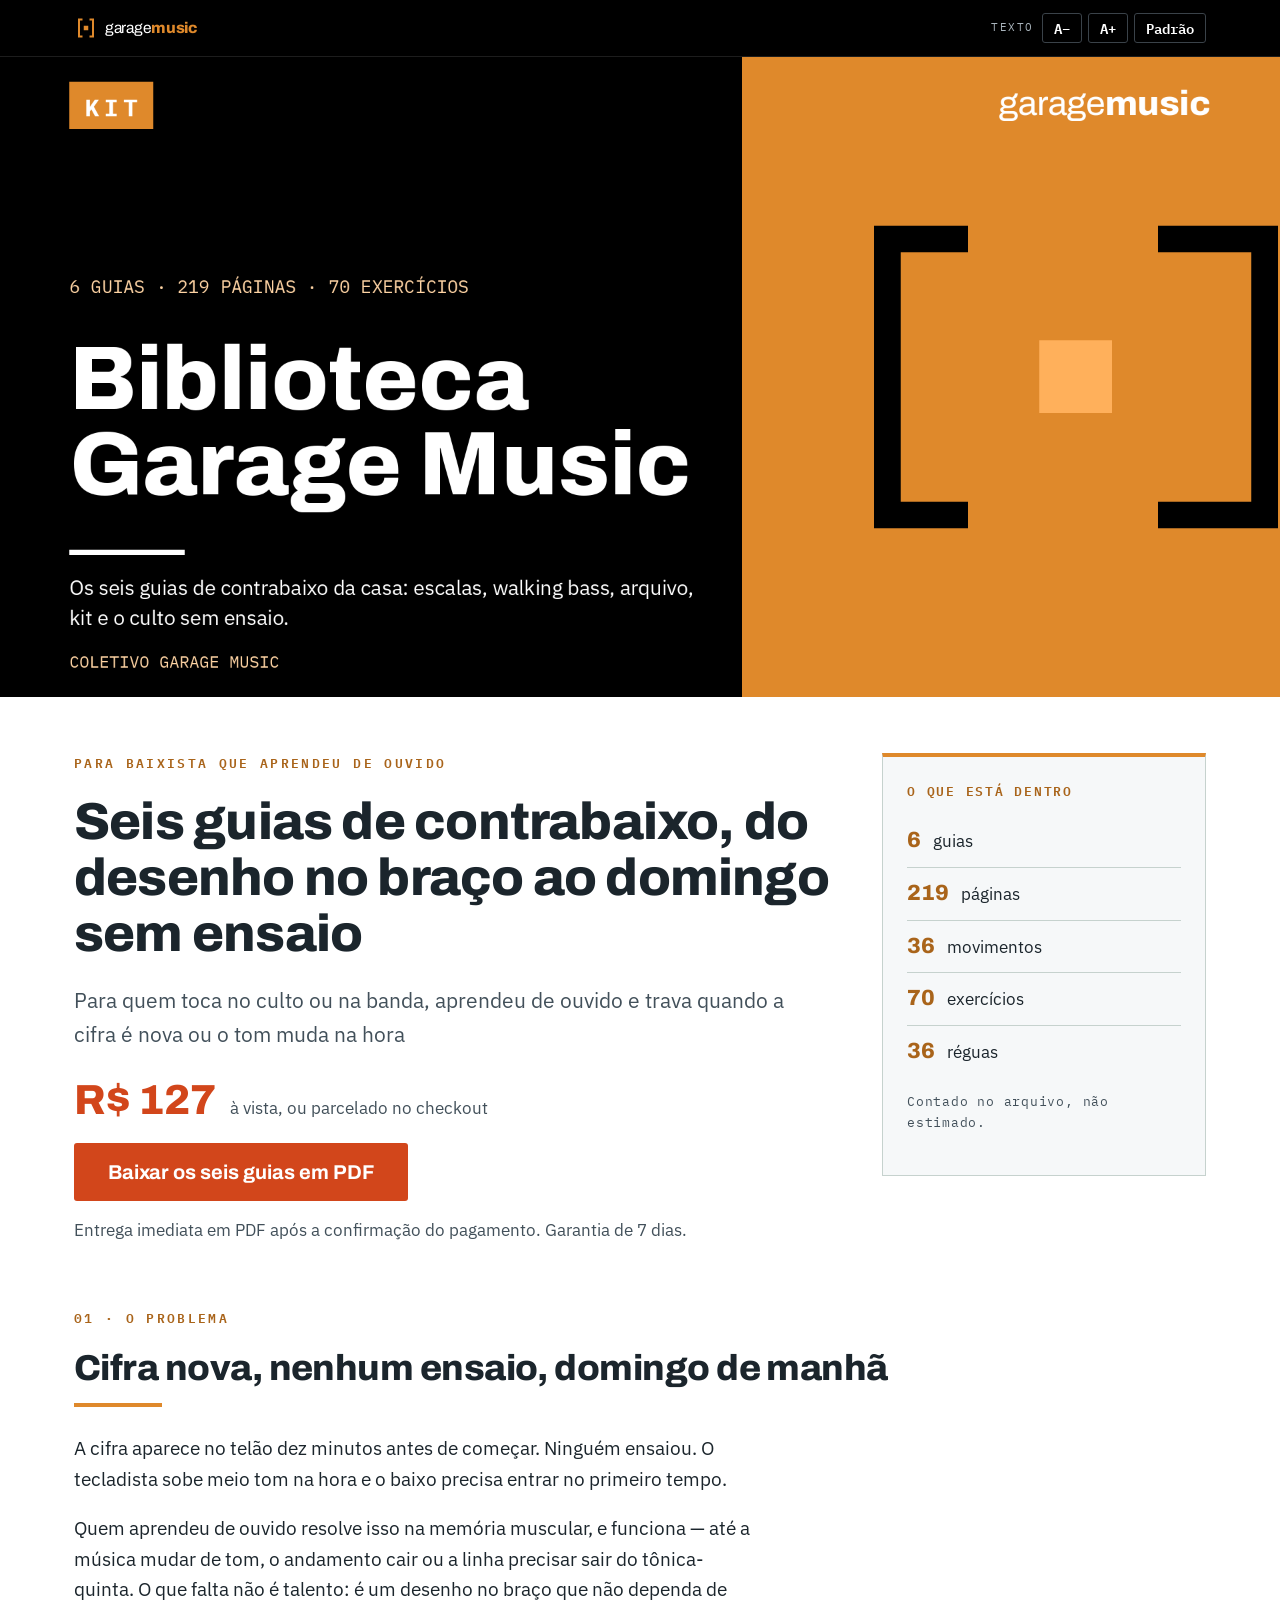
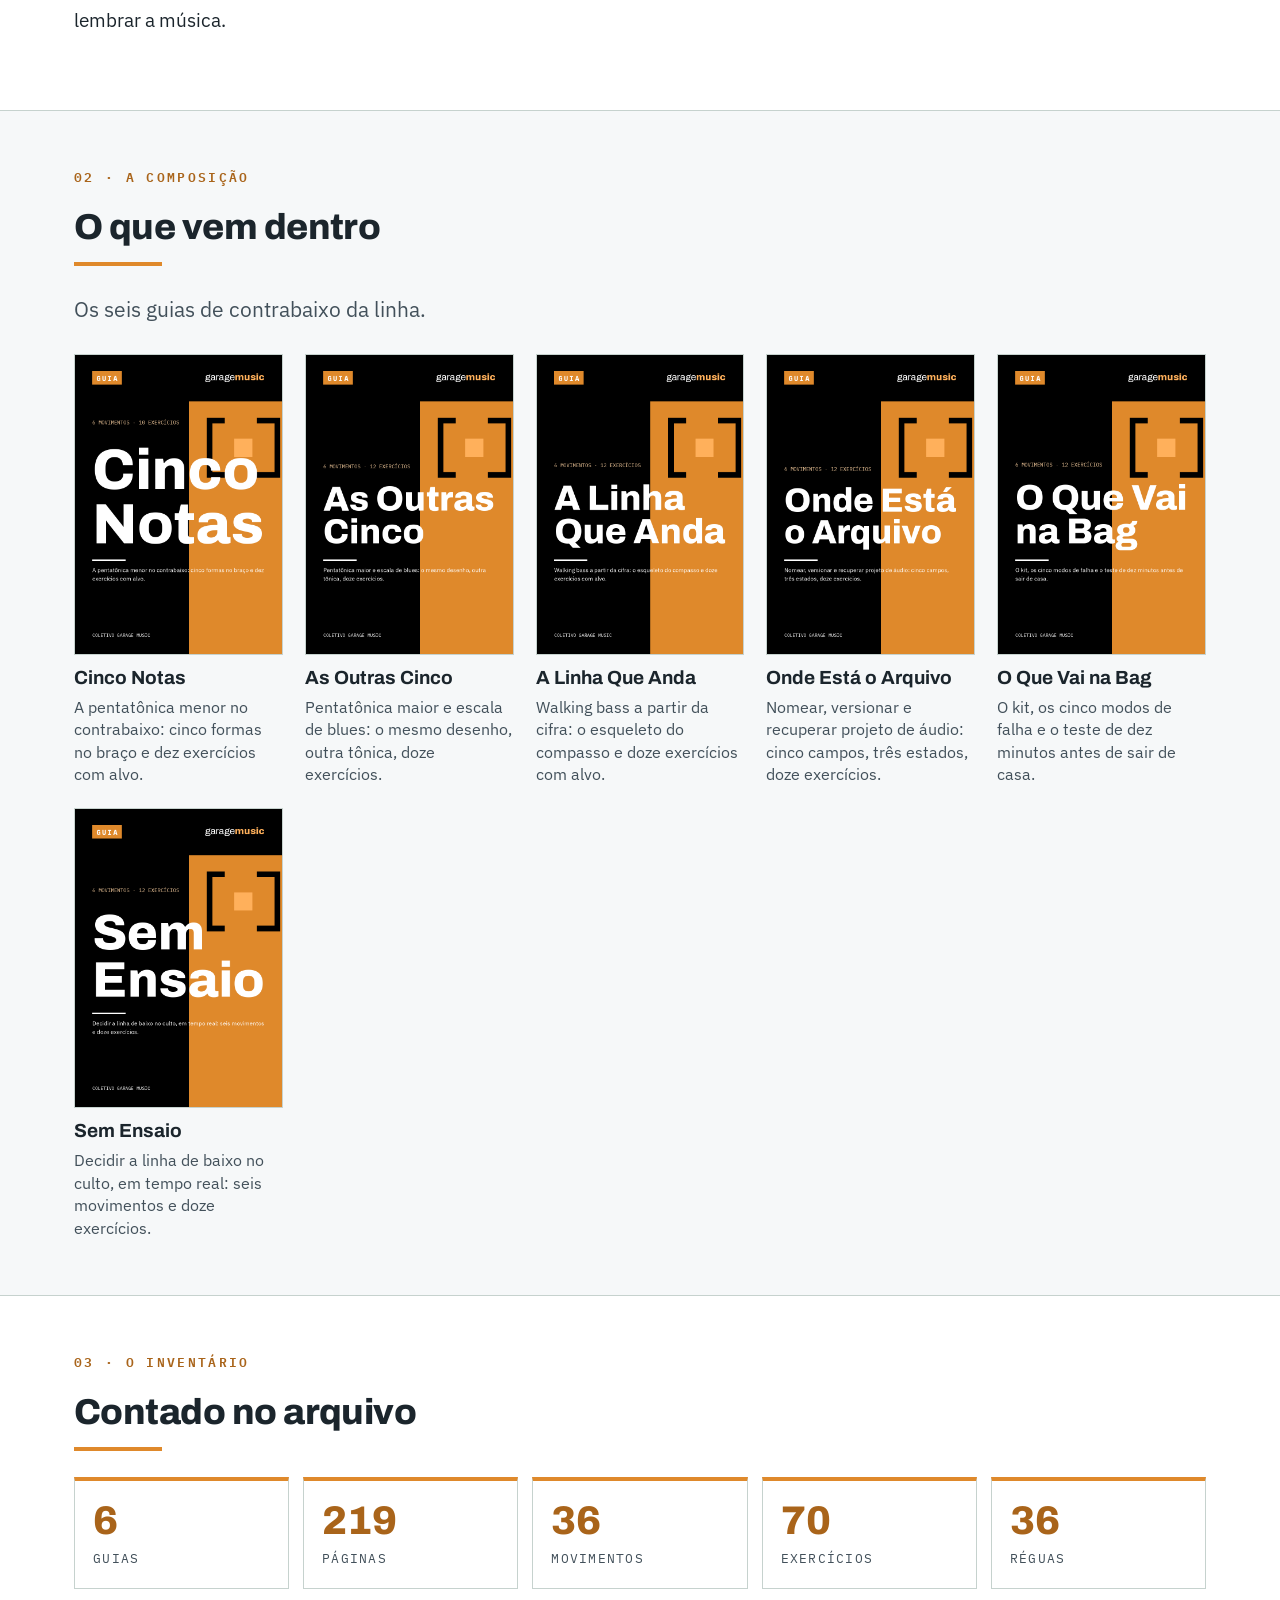
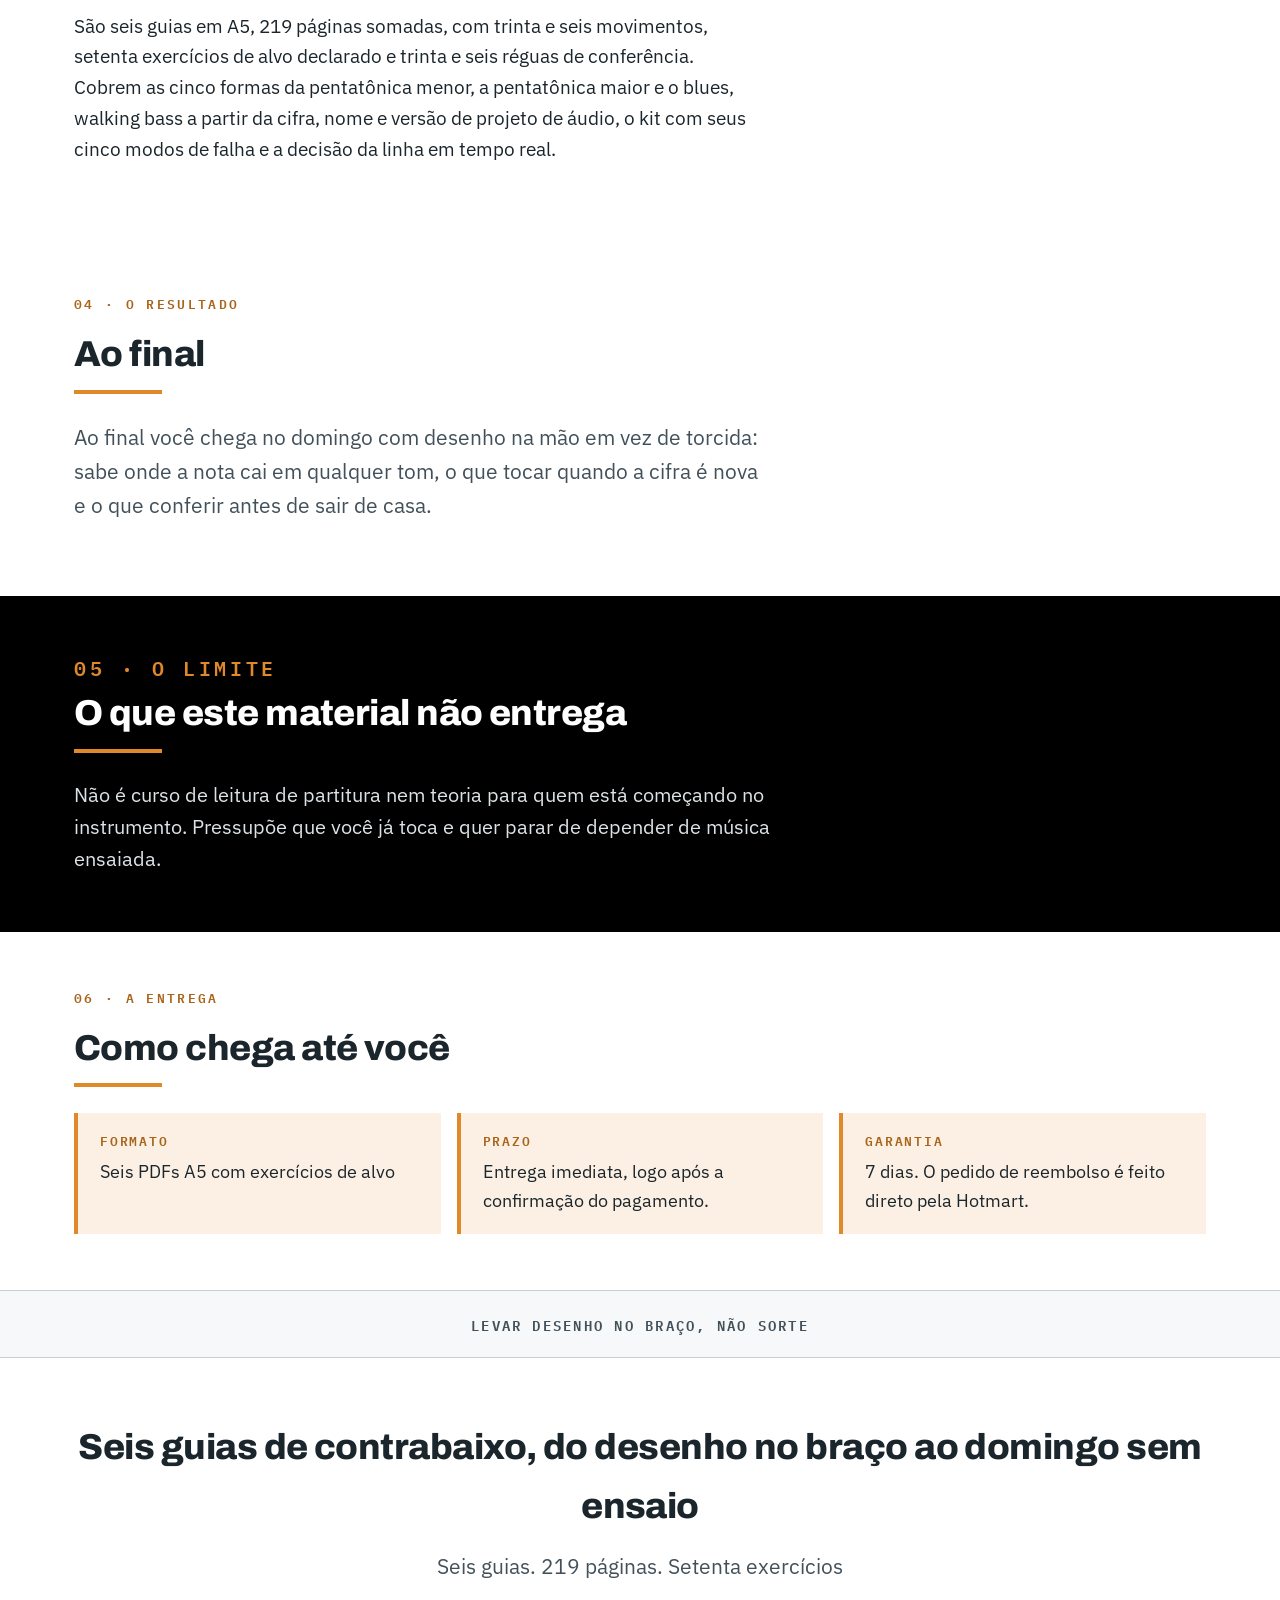
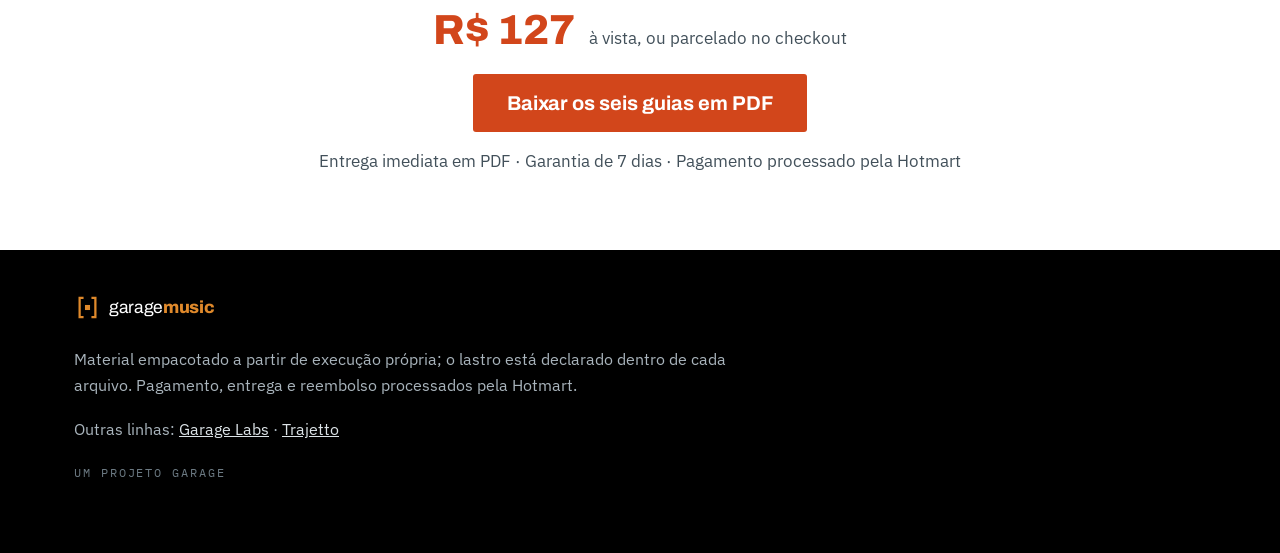
<file: biblioteca-garage-music/index.html>
<!DOCTYPE html>
<html lang="pt-BR">
<head>
<meta charset="utf-8">
<meta name="viewport" content="width=device-width, initial-scale=1">
<title>Biblioteca Garage Music — Garage Music</title>
<meta name="description" content="Os seis guias de contrabaixo da casa: escalas, walking bass, arquivo, kit e o culto sem ensaio.">
<meta property="og:title" content="Biblioteca Garage Music — Garage Music">
<meta property="og:description" content="Os seis guias de contrabaixo da casa: escalas, walking bass, arquivo, kit e o culto sem ensaio.">
<meta property="og:type" content="website">
<link rel="preconnect" href="https://fonts.googleapis.com">
<link rel="preconnect" href="https://fonts.gstatic.com" crossorigin>
<link href="https://fonts.googleapis.com/css2?family=Archivo:wght@400;600;700;800&family=IBM+Plex+Mono:wght@400;600&family=IBM+Plex+Sans:wght@400;600;700&display=swap" rel="stylesheet">
<link rel="stylesheet" href="../assets/base.css?v=2">
<style>:root{--linha:#DF892B;--linha-texto:#A9641A;--linha-neg:#DF892B;--linha-caixa:rgba(223,137,43,.13)}</style>
</head>
<body>
<div class="topo"><div class="wrap">
  <a class="marca" href="../music/"><svg viewBox="0 0 330 48" height="24" role="img" aria-label="Garage Music"><path d="M17 7 H10 V41 H17" fill="none" stroke="#DF892B" stroke-width="4"/><path d="M31 7 H38 V41 H31" fill="none" stroke="#DF892B" stroke-width="4"/><rect x="19.5" y="19.5" width="9" height="9" fill="#DF892B"/><text x="62" y="34" font-family="Archivo, sans-serif" font-size="31" letter-spacing="-0.6"><tspan fill="#fff" font-weight="400">garage</tspan><tspan fill="#DF892B" font-weight="800">music</tspan></text></svg></a>
  <div class="topoCta" id="topoCta"><span class="p">R$ 127</span><a class="btn js-checkout" data-cod="KIT-MUSIC" href="#">Baixar os seis guias em PDF</a></div>
  <div class="az">
    <span>Texto</span>
    <button type="button" onclick="ajusta(-1)" aria-label="Diminuir o tamanho do texto">A&minus;</button>
    <button type="button" onclick="ajusta(1)" aria-label="Aumentar o tamanho do texto">A+</button>
    <button type="button" onclick="reset()" aria-label="Voltar ao tamanho padrão">Padrão</button>
  </div>
</div></div>
<div class="capa">
  <img src="../img/KIT-MUSIC/banner-1920x1080-biblioteca-garage-music.png" width="1920" height="1080"
       fetchpriority="high" alt="Biblioteca Garage Music — Seis guias. 219 páginas. Setenta exercícios">
</div>
<div class="oferta"><div class="wrap oferta-grid">
  <div>
    <p class="kicker">Para baixista que aprendeu de ouvido</p>
    <h1>Seis guias de contrabaixo, do desenho no braço ao domingo sem ensaio</h1>
    <p class="sub">Para quem toca no culto ou na banda, aprendeu de ouvido e trava quando a cifra é nova ou o tom muda na hora</p>
    <div class="precoLinha"><span class="preco">R$ 127</span>
      <span class="precoNota">à vista, ou parcelado no checkout</span></div>
    <a class="btn js-checkout" data-cod="KIT-MUSIC" href="#">Baixar os seis guias em PDF</a>
    <p class="garantia">Entrega imediata em PDF após a confirmação do pagamento. Garantia de 7 dias.</p>
  </div>
  <aside class="invlado">
    <p class="invlado-r">O que está dentro</p>
    <ul><li><b>6</b> guias</li><li><b>219</b> páginas</li><li><b>36</b> movimentos</li><li><b>70</b> exercícios</li><li><b>36</b> réguas</li></ul>
    <p class="nota">Contado no arquivo, não estimado.</p>
  </aside>
</div></div>
<section class="sec"><div class="wrap">
  <p class="sec-num">01 · O problema</p><h2>Cifra nova, nenhum ensaio, domingo de manhã</h2><div class="regua"></div>
  <div class="corpo"><p>A cifra aparece no telão dez minutos antes de começar. Ninguém ensaiou. O tecladista sobe meio tom na hora e o baixo precisa entrar no primeiro tempo.</p><p>Quem aprendeu de ouvido resolve isso na memória muscular, e funciona — até a música mudar de tom, o andamento cair ou a linha precisar sair do tônica-quinta. O que falta não é talento: é um desenho no braço que não dependa de lembrar a música.</p></div>
</div></section><section class="sec cinza"><div class="wrap">
  <p class="sec-num">02 · A composição</p><h2>O que vem dentro</h2><div class="regua"></div>
  <p class="lead">Os seis guias de contrabaixo da linha.</p>
  <div class="comps"><div class="comp" style="--c:#DF892B">
      <img src="../img/LH-801/vitrine-720x1040-cinco-notas.png" width="720" height="1040" loading="lazy" alt="Capa de Cinco Notas">
      <span class="comp-n">Cinco Notas</span>
      <span class="comp-s">A pentatônica menor no contrabaixo: cinco formas no braço e dez exercícios com alvo.</span>
    </div><div class="comp" style="--c:#DF892B">
      <img src="../img/LH-806/vitrine-720x1040-as-outras-cinco.png" width="720" height="1040" loading="lazy" alt="Capa de As Outras Cinco">
      <span class="comp-n">As Outras Cinco</span>
      <span class="comp-s">Pentatônica maior e escala de blues: o mesmo desenho, outra tônica, doze exercícios.</span>
    </div><div class="comp" style="--c:#DF892B">
      <img src="../img/LH-807/vitrine-720x1040-a-linha-que-anda.png" width="720" height="1040" loading="lazy" alt="Capa de A Linha Que Anda">
      <span class="comp-n">A Linha Que Anda</span>
      <span class="comp-s">Walking bass a partir da cifra: o esqueleto do compasso e doze exercícios com alvo.</span>
    </div><div class="comp" style="--c:#DF892B">
      <img src="../img/LH-808/vitrine-720x1040-onde-esta-o-arquivo.png" width="720" height="1040" loading="lazy" alt="Capa de Onde Está o Arquivo">
      <span class="comp-n">Onde Está o Arquivo</span>
      <span class="comp-s">Nomear, versionar e recuperar projeto de áudio: cinco campos, três estados, doze exercícios.</span>
    </div><div class="comp" style="--c:#DF892B">
      <img src="../img/LH-809/vitrine-720x1040-o-que-vai-na-bag.png" width="720" height="1040" loading="lazy" alt="Capa de O Que Vai na Bag">
      <span class="comp-n">O Que Vai na Bag</span>
      <span class="comp-s">O kit, os cinco modos de falha e o teste de dez minutos antes de sair de casa.</span>
    </div><div class="comp" style="--c:#DF892B">
      <img src="../img/LH-810/vitrine-720x1040-sem-ensaio.png" width="720" height="1040" loading="lazy" alt="Capa de Sem Ensaio">
      <span class="comp-n">Sem Ensaio</span>
      <span class="comp-s">Decidir a linha de baixo no culto, em tempo real: seis movimentos e doze exercícios.</span>
    </div></div>
</div></section><section class="sec"><div class="wrap">
  <p class="sec-num">03 · O inventário</p><h2>Contado no arquivo</h2><div class="regua"></div>
  <div class="inv"><div class="cel"><div class="n">6</div><div class="r">Guias</div></div><div class="cel"><div class="n">219</div><div class="r">Páginas</div></div><div class="cel"><div class="n">36</div><div class="r">Movimentos</div></div><div class="cel"><div class="n">70</div><div class="r">Exercícios</div></div><div class="cel"><div class="n">36</div><div class="r">Réguas</div></div></div>
  <div class="corpo" style="margin-top:22px"><p>São seis guias em A5, 219 páginas somadas, com trinta e seis movimentos, setenta exercícios de alvo declarado e trinta e seis réguas de conferência. Cobrem as cinco formas da pentatônica menor, a pentatônica maior e o blues, walking bass a partir da cifra, nome e versão de projeto de áudio, o kit com seus cinco modos de falha e a decisão da linha em tempo real.</p></div>
</div></section><section class="sec"><div class="wrap">
  <p class="sec-num">04 · O resultado</p><h2>Ao final</h2><div class="regua"></div>
  <div class="corpo"><p class="lead">Ao final você chega no domingo com desenho na mão em vez de torcida: sabe onde a nota cai em qualquer tom, o que tocar quando a cifra é nova e o que conferir antes de sair de casa.</p></div>
</div></section><section class="naoentrega"><div class="wrap">
  <p class="sec-num">05 · O limite</p><h2>O que este material não entrega</h2><div class="regua"></div>
  <p>Não é curso de leitura de partitura nem teoria para quem está começando no instrumento. Pressupõe que você já toca e quer parar de depender de música ensaiada.</p>
</div></section><section class="sec"><div class="wrap">
  <p class="sec-num">06 · A entrega</p><h2>Como chega até você</h2><div class="regua"></div>
  <div class="entrega">
    <div class="it"><div class="r">Formato</div><div class="v">Seis PDFs A5 com exercícios de alvo</div></div>
    <div class="it"><div class="r">Prazo</div><div class="v">Entrega imediata, logo após a confirmação do pagamento.</div></div>
    <div class="it"><div class="r">Garantia</div><div class="v">7 dias. O pedido de reembolso é feito direto pela Hotmart.</div></div>
  </div>
</div></section>
<div class="faixa"><span>Levar desenho no braço, não sorte</span></div>
<div class="fecho"><div class="wrap">
  <h2>Seis guias de contrabaixo, do desenho no braço ao domingo sem ensaio</h2>
  <p class="sub">Seis guias. 219 páginas. Setenta exercícios</p>
  <div class="precoLinha"><span class="preco">R$ 127</span>
    <span class="precoNota">à vista, ou parcelado no checkout</span></div>
  <a class="btn js-checkout" data-cod="KIT-MUSIC" href="#">Baixar os seis guias em PDF</a>
  <p class="garantia">Entrega imediata em PDF · Garantia de 7 dias · Pagamento processado pela Hotmart</p>
</div></div>
<div class="barraMob"><span class="p">R$ 127</span>
  <a class="btn js-checkout" data-cod="KIT-MUSIC" href="#">Baixar os seis guias</a></div>
<footer><div class="wrap">
  <svg viewBox="0 0 330 48" height="27" role="img" aria-label="Garage Music"><path d="M17 7 H10 V41 H17" fill="none" stroke="#DF892B" stroke-width="4"/><path d="M31 7 H38 V41 H31" fill="none" stroke="#DF892B" stroke-width="4"/><rect x="19.5" y="19.5" width="9" height="9" fill="#DF892B"/><text x="62" y="34" font-family="Archivo, sans-serif" font-size="31" letter-spacing="-0.6"><tspan fill="#fff" font-weight="400">garage</tspan><tspan fill="#DF892B" font-weight="800">music</tspan></text></svg>
  <p class="rod">Material empacotado a partir de execução própria; o lastro está declarado dentro de cada arquivo. Pagamento, entrega e reembolso processados pela Hotmart.</p>
  <p class="rod">Outras linhas: <a href="../">Garage Labs</a> · <a href="../trajetto/">Trajetto</a></p>
  <p class="end">Um projeto Garage</p>
</div></div></footer>
<script src="../assets/checkouts.js"></script>
<script src="../assets/site.js"></script>
</body></html>
</file>
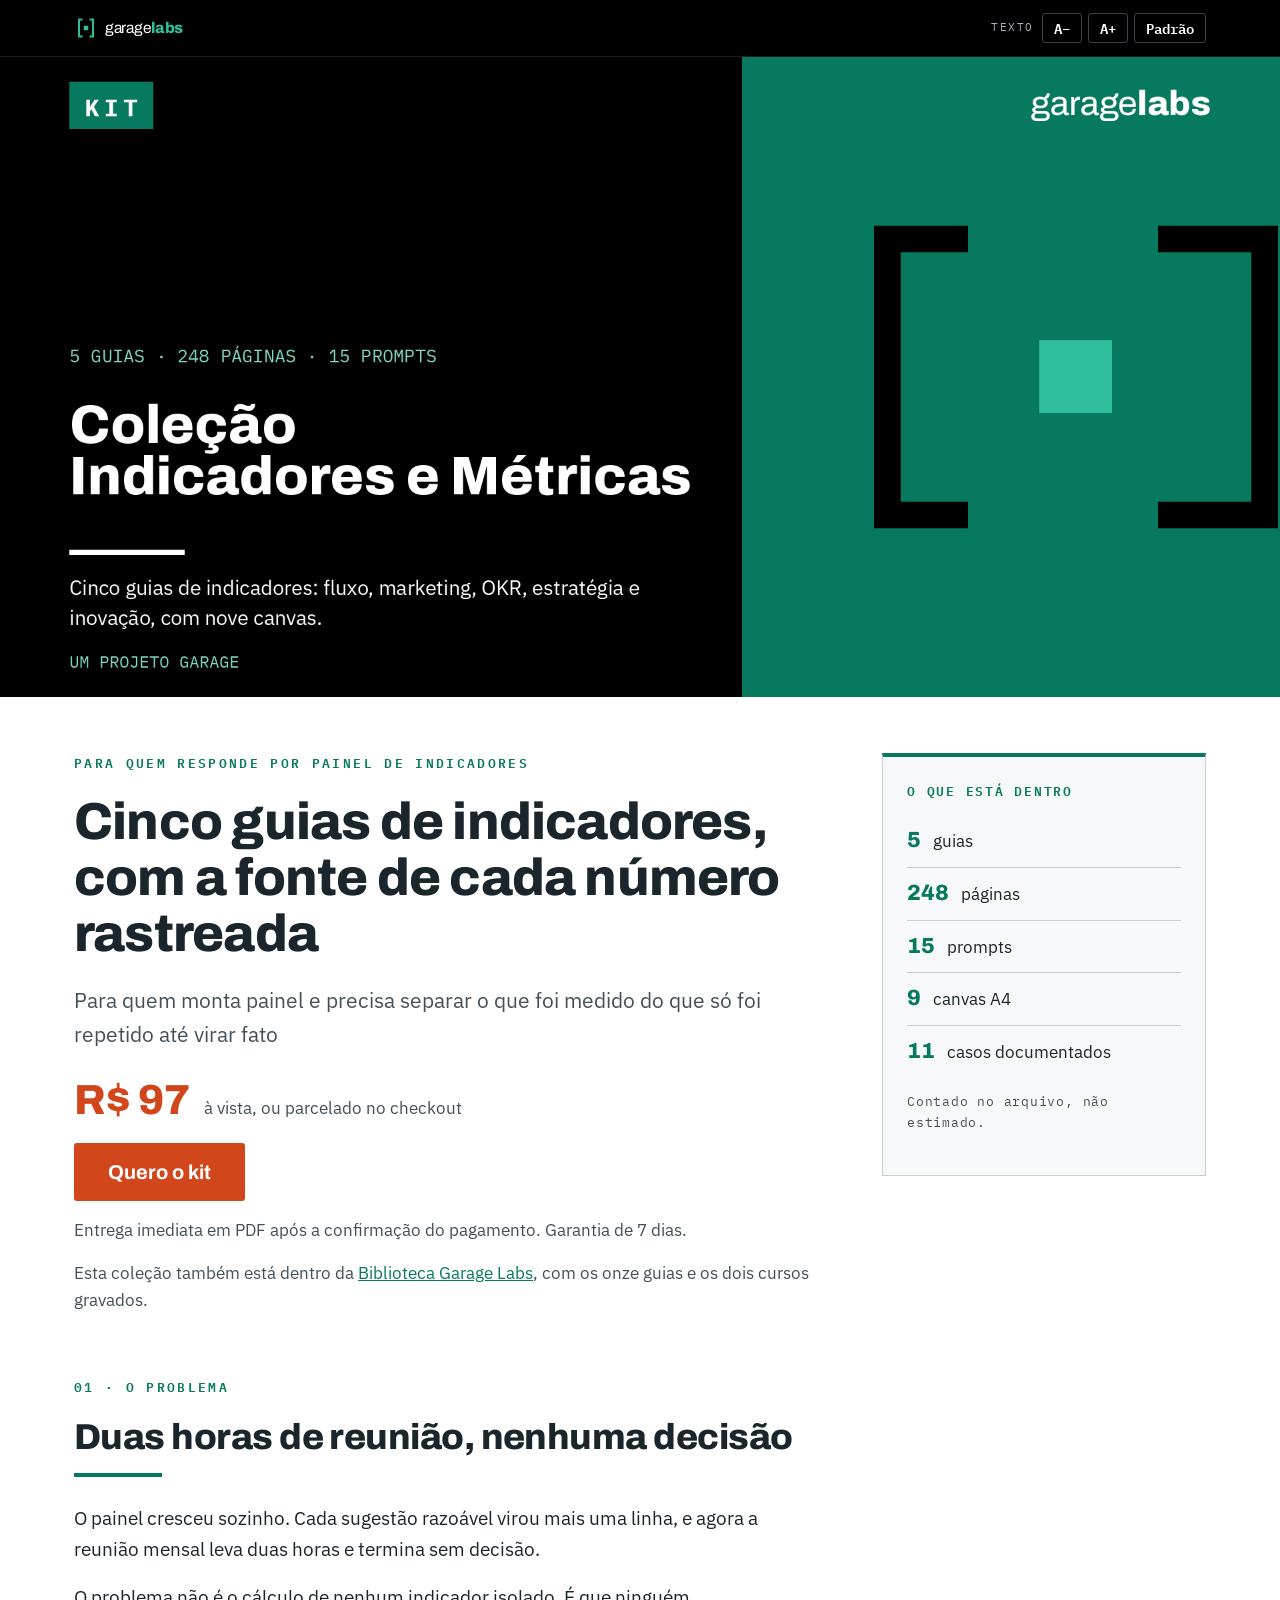
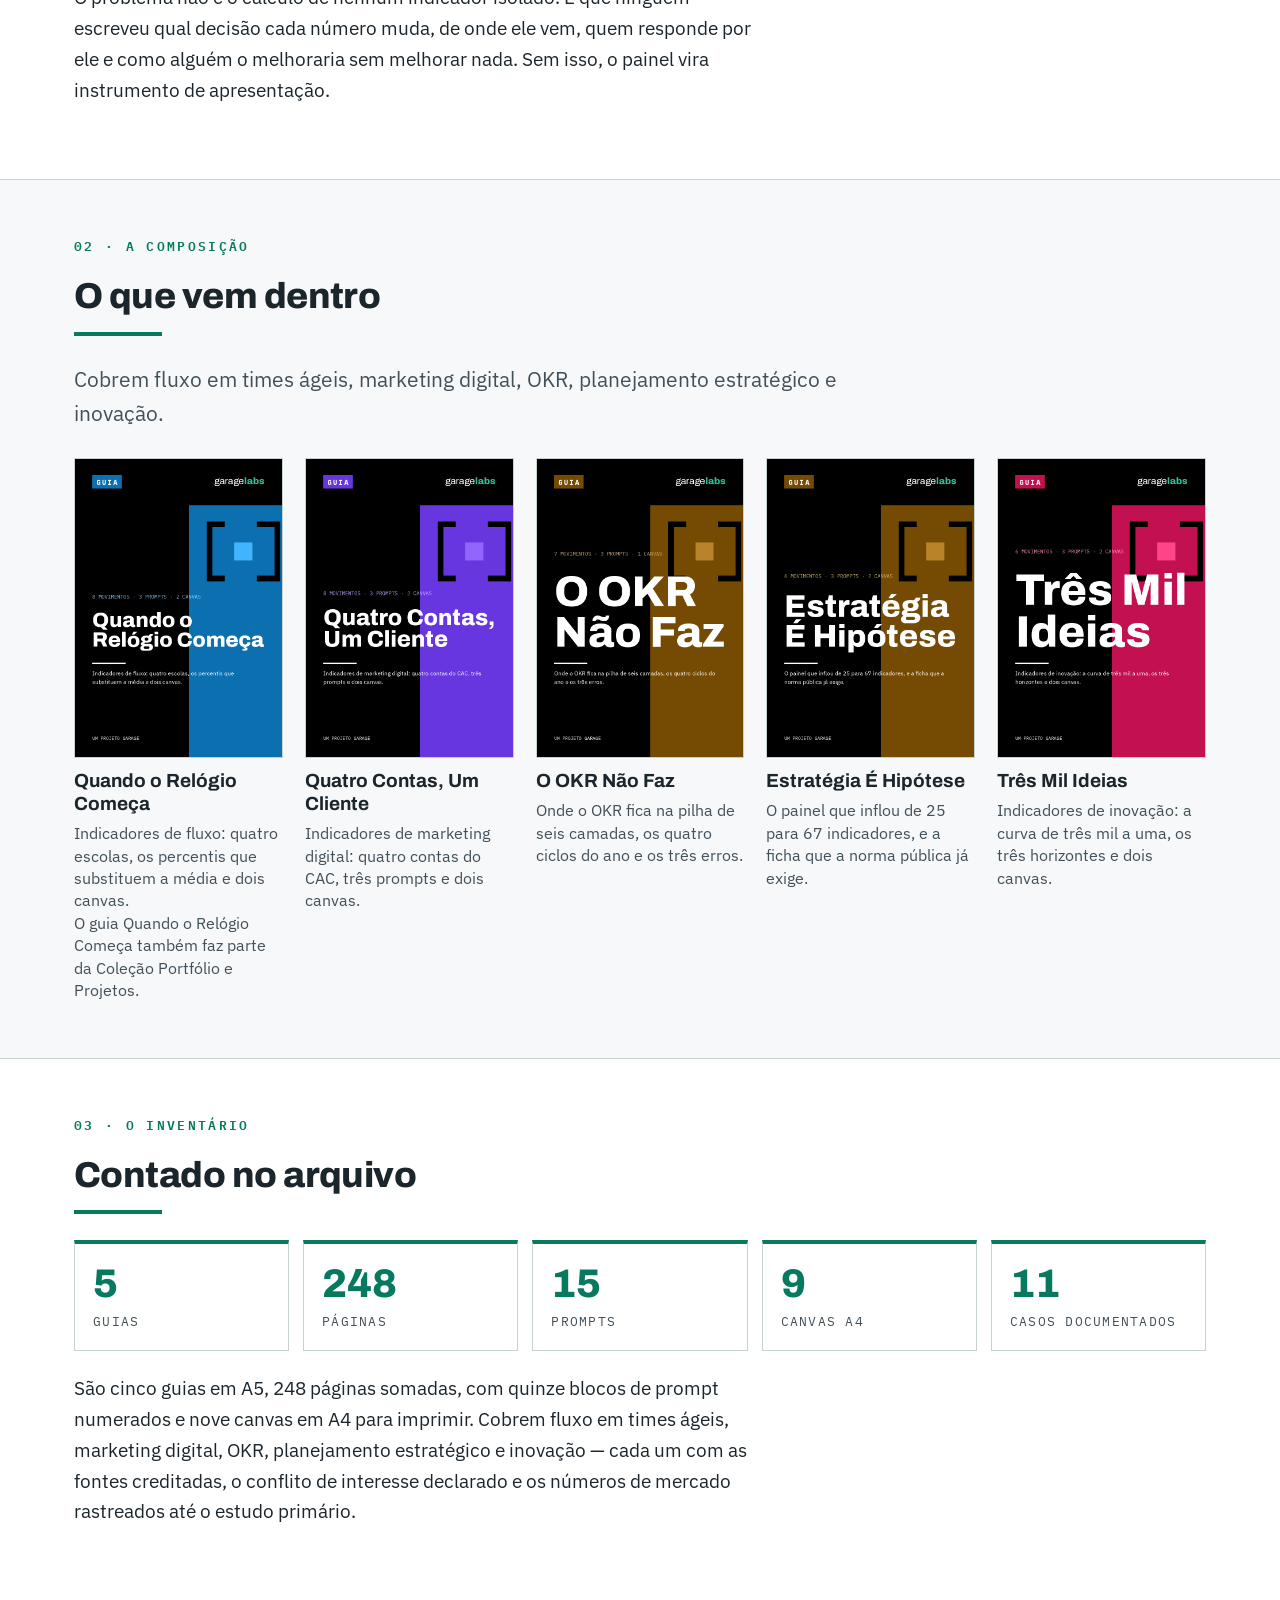
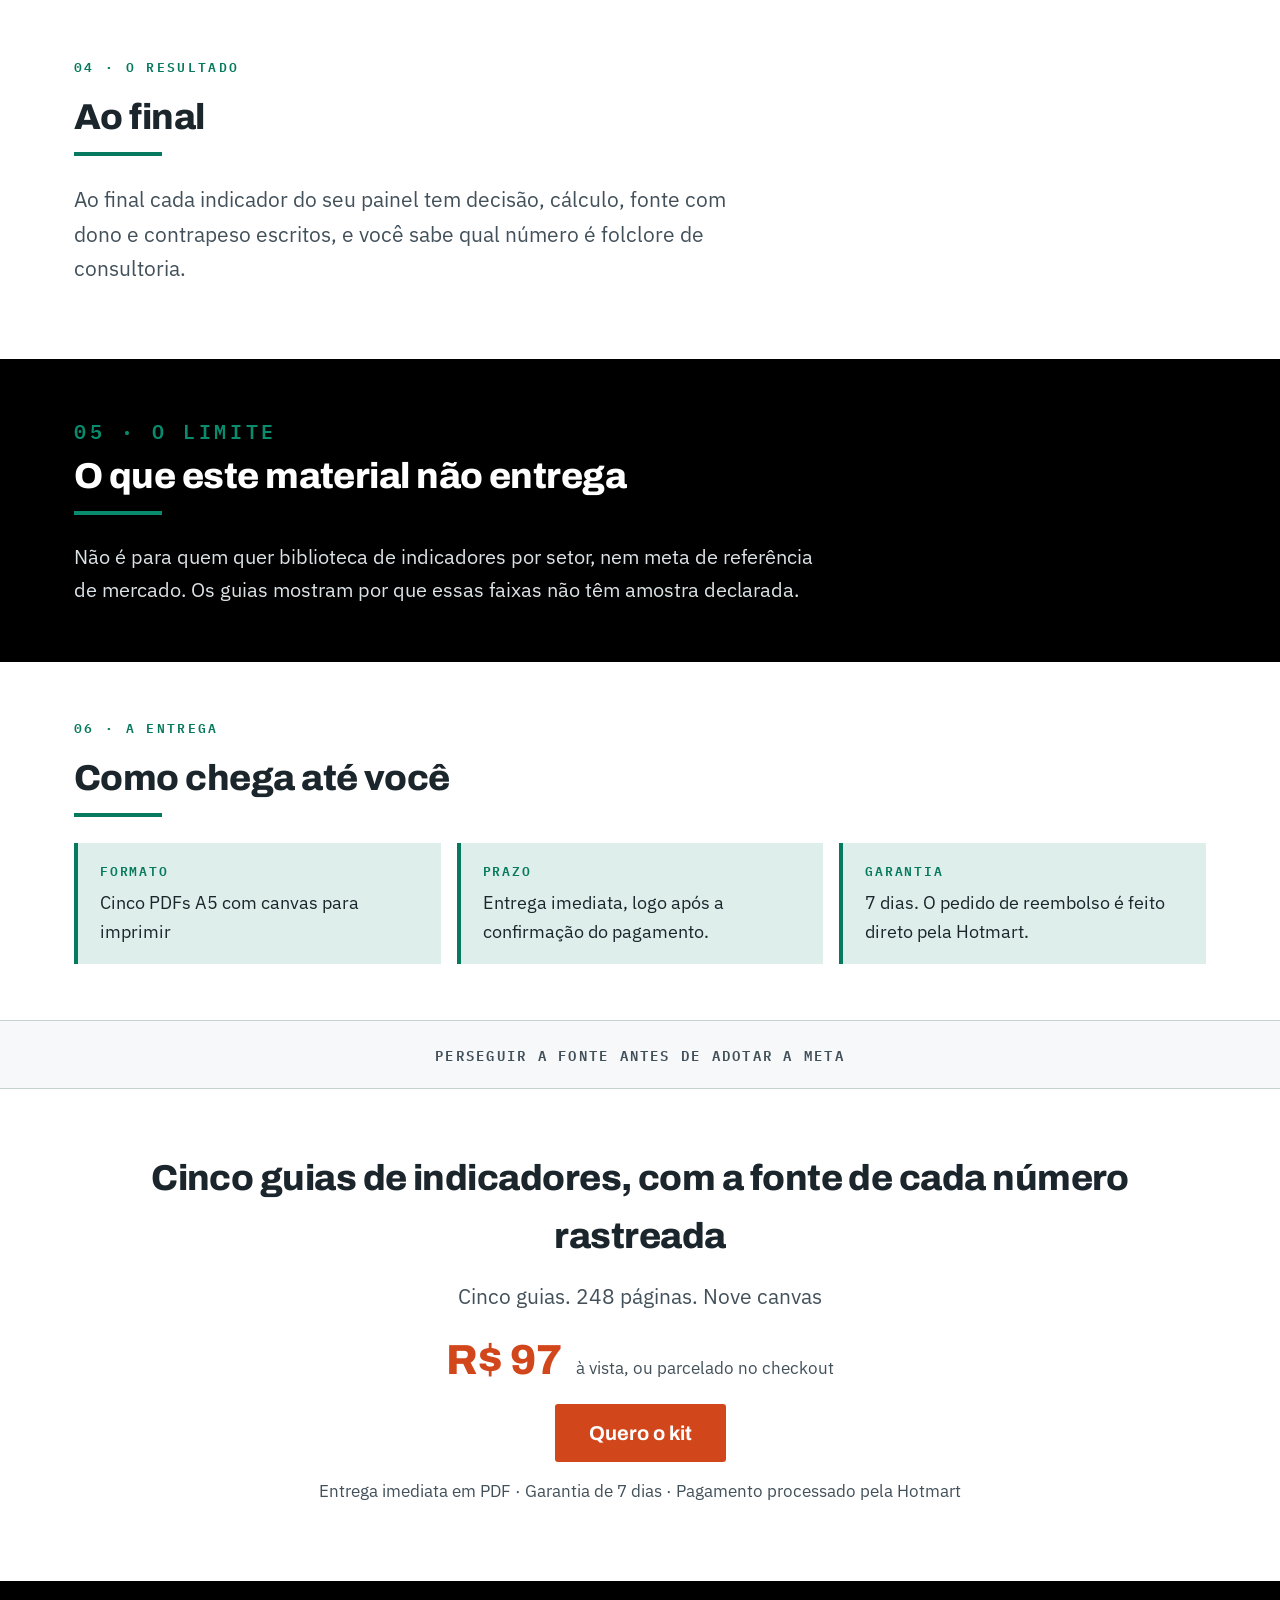
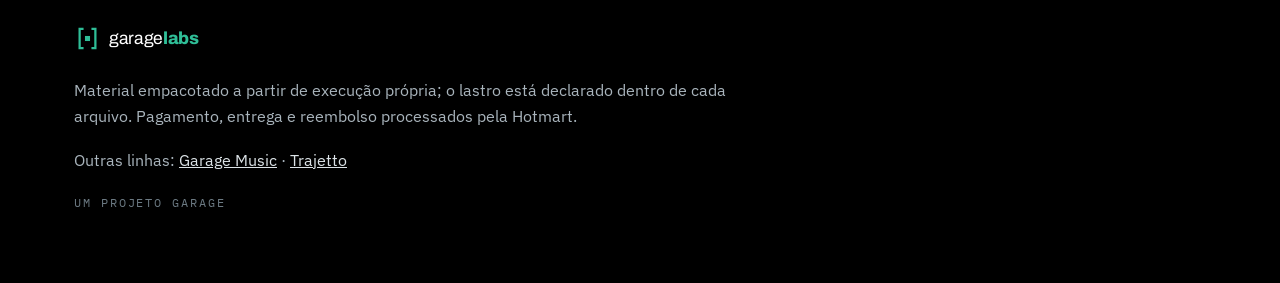
<file: colecao-indicadores-e-metricas/index.html>
<!DOCTYPE html>
<html lang="pt-BR">
<head>
<meta charset="utf-8">
<meta name="viewport" content="width=device-width, initial-scale=1">
<title>Coleção Indicadores e Métricas — Garage Labs</title>
<meta name="description" content="Cinco guias de indicadores: fluxo, marketing, OKR, estratégia e inovação, com nove canvas.">
<meta property="og:title" content="Coleção Indicadores e Métricas — Garage Labs">
<meta property="og:description" content="Cinco guias de indicadores: fluxo, marketing, OKR, estratégia e inovação, com nove canvas.">
<meta property="og:type" content="website">
<link rel="preconnect" href="https://fonts.googleapis.com">
<link rel="preconnect" href="https://fonts.gstatic.com" crossorigin>
<link href="https://fonts.googleapis.com/css2?family=Archivo:wght@400;600;700;800&family=IBM+Plex+Mono:wght@400;600&family=IBM+Plex+Sans:wght@400;600;700&display=swap" rel="stylesheet">
<link rel="stylesheet" href="../assets/base.css?v=2">
<style>:root{--linha:#07795E;--linha-texto:#07795E;--linha-neg:#088C6D;--linha-caixa:rgba(7,121,94,.13)}</style>
</head>
<body>
<div class="topo"><div class="wrap">
  <a class="marca" href="../"><svg viewBox="0 0 300 48" height="24" role="img" aria-label="Garage Labs"><path d="M17 7 H10 V41 H17" fill="none" stroke="#2FBE97" stroke-width="4"/><path d="M31 7 H38 V41 H31" fill="none" stroke="#2FBE97" stroke-width="4"/><rect x="19.5" y="19.5" width="9" height="9" fill="#2FBE97"/><text x="62" y="34" font-family="Archivo, sans-serif" font-size="31" letter-spacing="-0.6"><tspan fill="#fff" font-weight="400">garage</tspan><tspan fill="#2FBE97" font-weight="800">labs</tspan></text></svg></a>
  <div class="topoCta" id="topoCta"><span class="p">R$ 97</span><a class="btn js-checkout" data-cod="KIT-COLECAO" href="#">Quero o kit</a></div>
  <div class="az">
    <span>Texto</span>
    <button type="button" onclick="ajusta(-1)" aria-label="Diminuir o tamanho do texto">A&minus;</button>
    <button type="button" onclick="ajusta(1)" aria-label="Aumentar o tamanho do texto">A+</button>
    <button type="button" onclick="reset()" aria-label="Voltar ao tamanho padrão">Padrão</button>
  </div>
</div></div>
<div class="capa">
  <img src="../img/KIT-COLECAO/banner-1920x1080-colecao-indicadores-e-metricas.png" width="1920" height="1080"
       fetchpriority="high" alt="Coleção Indicadores e Métricas — Cinco guias. 248 páginas. Nove canvas">
</div>
<div class="oferta"><div class="wrap oferta-grid">
  <div>
    <p class="kicker">Para quem responde por painel de indicadores</p>
    <h1>Cinco guias de indicadores, com a fonte de cada número rastreada</h1>
    <p class="sub">Para quem monta painel e precisa separar o que foi medido do que só foi repetido até virar fato</p>
    <div class="precoLinha"><span class="preco">R$ 97</span>
      <span class="precoNota">à vista, ou parcelado no checkout</span></div>
    <a class="btn js-checkout" data-cod="KIT-COLECAO" href="#">Quero o kit</a>
    <p class="garantia">Entrega imediata em PDF após a confirmação do pagamento. Garantia de 7 dias.</p>
    <p class="garantia">Esta coleção também está dentro da <a href="../biblioteca-garage-labs/">Biblioteca Garage Labs</a>, com os onze guias e os dois cursos gravados.</p>
  </div>
  <aside class="invlado">
    <p class="invlado-r">O que está dentro</p>
    <ul><li><b>5</b> guias</li><li><b>248</b> páginas</li><li><b>15</b> prompts</li><li><b>9</b> canvas A4</li><li><b>11</b> casos documentados</li></ul>
    <p class="nota">Contado no arquivo, não estimado.</p>
  </aside>
</div></div>
<section class="sec"><div class="wrap">
  <p class="sec-num">01 · O problema</p><h2>Duas horas de reunião, nenhuma decisão</h2><div class="regua"></div>
  <div class="corpo"><p>O painel cresceu sozinho. Cada sugestão razoável virou mais uma linha, e agora a reunião mensal leva duas horas e termina sem decisão.</p><p>O problema não é o cálculo de nenhum indicador isolado. É que ninguém escreveu qual decisão cada número muda, de onde ele vem, quem responde por ele e como alguém o melhoraria sem melhorar nada. Sem isso, o painel vira instrumento de apresentação.</p></div>
</div></section><section class="sec cinza"><div class="wrap">
  <p class="sec-num">02 · A composição</p><h2>O que vem dentro</h2><div class="regua"></div>
  <p class="lead">Cobrem fluxo em times ágeis, marketing digital, OKR, planejamento estratégico e inovação.</p>
  <div class="comps"><div class="comp" style="--c:#0B6FB0">
      <img src="../img/LH-104/vitrine-720x1040-quando-o-relogio-comeca.png" width="720" height="1040" loading="lazy" alt="Capa de Quando o Relógio Começa">
      <span class="comp-n">Quando o Relógio Começa</span>
      <span class="comp-s">Indicadores de fluxo: quatro escolas, os percentis que substituem a média e dois canvas.</span>
      <span class="comp-s">O guia Quando o Relógio Começa também faz parte da Coleção Portfólio e Projetos.</span>
    </div><div class="comp" style="--c:#6836DE">
      <img src="../img/LH-204/vitrine-720x1040-quatro-contas-um-cliente.png" width="720" height="1040" loading="lazy" alt="Capa de Quatro Contas, Um Cliente">
      <span class="comp-n">Quatro Contas, Um Cliente</span>
      <span class="comp-s">Indicadores de marketing digital: quatro contas do CAC, três prompts e dois canvas.</span>
    </div><div class="comp" style="--c:#754B03">
      <img src="../img/LH-301/vitrine-720x1040-o-okr-nao-faz.png" width="720" height="1040" loading="lazy" alt="Capa de O OKR Não Faz">
      <span class="comp-n">O OKR Não Faz</span>
      <span class="comp-s">Onde o OKR fica na pilha de seis camadas, os quatro ciclos do ano e os três erros.</span>
    </div><div class="comp" style="--c:#754B03">
      <img src="../img/LH-302/vitrine-720x1040-estrategia-e-hipotese.png" width="720" height="1040" loading="lazy" alt="Capa de Estratégia É Hipótese">
      <span class="comp-n">Estratégia É Hipótese</span>
      <span class="comp-s">O painel que inflou de 25 para 67 indicadores, e a ficha que a norma pública já exige.</span>
    </div><div class="comp" style="--c:#C21051">
      <img src="../img/LH-401/vitrine-720x1040-tres-mil-ideias.png" width="720" height="1040" loading="lazy" alt="Capa de Três Mil Ideias">
      <span class="comp-n">Três Mil Ideias</span>
      <span class="comp-s">Indicadores de inovação: a curva de três mil a uma, os três horizontes e dois canvas.</span>
    </div></div>
</div></section><section class="sec"><div class="wrap">
  <p class="sec-num">03 · O inventário</p><h2>Contado no arquivo</h2><div class="regua"></div>
  <div class="inv"><div class="cel"><div class="n">5</div><div class="r">Guias</div></div><div class="cel"><div class="n">248</div><div class="r">Páginas</div></div><div class="cel"><div class="n">15</div><div class="r">Prompts</div></div><div class="cel"><div class="n">9</div><div class="r">Canvas A4</div></div><div class="cel"><div class="n">11</div><div class="r">Casos documentados</div></div></div>
  <div class="corpo" style="margin-top:22px"><p>São cinco guias em A5, 248 páginas somadas, com quinze blocos de prompt numerados e nove canvas em A4 para imprimir. Cobrem fluxo em times ágeis, marketing digital, OKR, planejamento estratégico e inovação — cada um com as fontes creditadas, o conflito de interesse declarado e os números de mercado rastreados até o estudo primário.</p></div>
</div></section><section class="sec"><div class="wrap">
  <p class="sec-num">04 · O resultado</p><h2>Ao final</h2><div class="regua"></div>
  <div class="corpo"><p class="lead">Ao final cada indicador do seu painel tem decisão, cálculo, fonte com dono e contrapeso escritos, e você sabe qual número é folclore de consultoria.</p></div>
</div></section><section class="naoentrega"><div class="wrap">
  <p class="sec-num">05 · O limite</p><h2>O que este material não entrega</h2><div class="regua"></div>
  <p>Não é para quem quer biblioteca de indicadores por setor, nem meta de referência de mercado. Os guias mostram por que essas faixas não têm amostra declarada.</p>
</div></section><section class="sec"><div class="wrap">
  <p class="sec-num">06 · A entrega</p><h2>Como chega até você</h2><div class="regua"></div>
  <div class="entrega">
    <div class="it"><div class="r">Formato</div><div class="v">Cinco PDFs A5 com canvas para imprimir</div></div>
    <div class="it"><div class="r">Prazo</div><div class="v">Entrega imediata, logo após a confirmação do pagamento.</div></div>
    <div class="it"><div class="r">Garantia</div><div class="v">7 dias. O pedido de reembolso é feito direto pela Hotmart.</div></div>
  </div>
</div></section>
<div class="faixa"><span>Perseguir a fonte antes de adotar a meta</span></div>
<div class="fecho"><div class="wrap">
  <h2>Cinco guias de indicadores, com a fonte de cada número rastreada</h2>
  <p class="sub">Cinco guias. 248 páginas. Nove canvas</p>
  <div class="precoLinha"><span class="preco">R$ 97</span>
    <span class="precoNota">à vista, ou parcelado no checkout</span></div>
  <a class="btn js-checkout" data-cod="KIT-COLECAO" href="#">Quero o kit</a>
  <p class="garantia">Entrega imediata em PDF · Garantia de 7 dias · Pagamento processado pela Hotmart</p>
</div></div>
<div class="barraMob"><span class="p">R$ 97</span>
  <a class="btn js-checkout" data-cod="KIT-COLECAO" href="#">Quero o kit</a></div>
<footer><div class="wrap">
  <svg viewBox="0 0 300 48" height="27" role="img" aria-label="Garage Labs"><path d="M17 7 H10 V41 H17" fill="none" stroke="#2FBE97" stroke-width="4"/><path d="M31 7 H38 V41 H31" fill="none" stroke="#2FBE97" stroke-width="4"/><rect x="19.5" y="19.5" width="9" height="9" fill="#2FBE97"/><text x="62" y="34" font-family="Archivo, sans-serif" font-size="31" letter-spacing="-0.6"><tspan fill="#fff" font-weight="400">garage</tspan><tspan fill="#2FBE97" font-weight="800">labs</tspan></text></svg>
  <p class="rod">Material empacotado a partir de execução própria; o lastro está declarado dentro de cada arquivo. Pagamento, entrega e reembolso processados pela Hotmart.</p>
  <p class="rod">Outras linhas: <a href="../music/">Garage Music</a> · <a href="../trajetto/">Trajetto</a></p>
  <p class="end">Um projeto Garage</p>
</div></div></footer>
<script src="../assets/checkouts.js"></script>
<script src="../assets/site.js"></script>
</body></html>
</file>
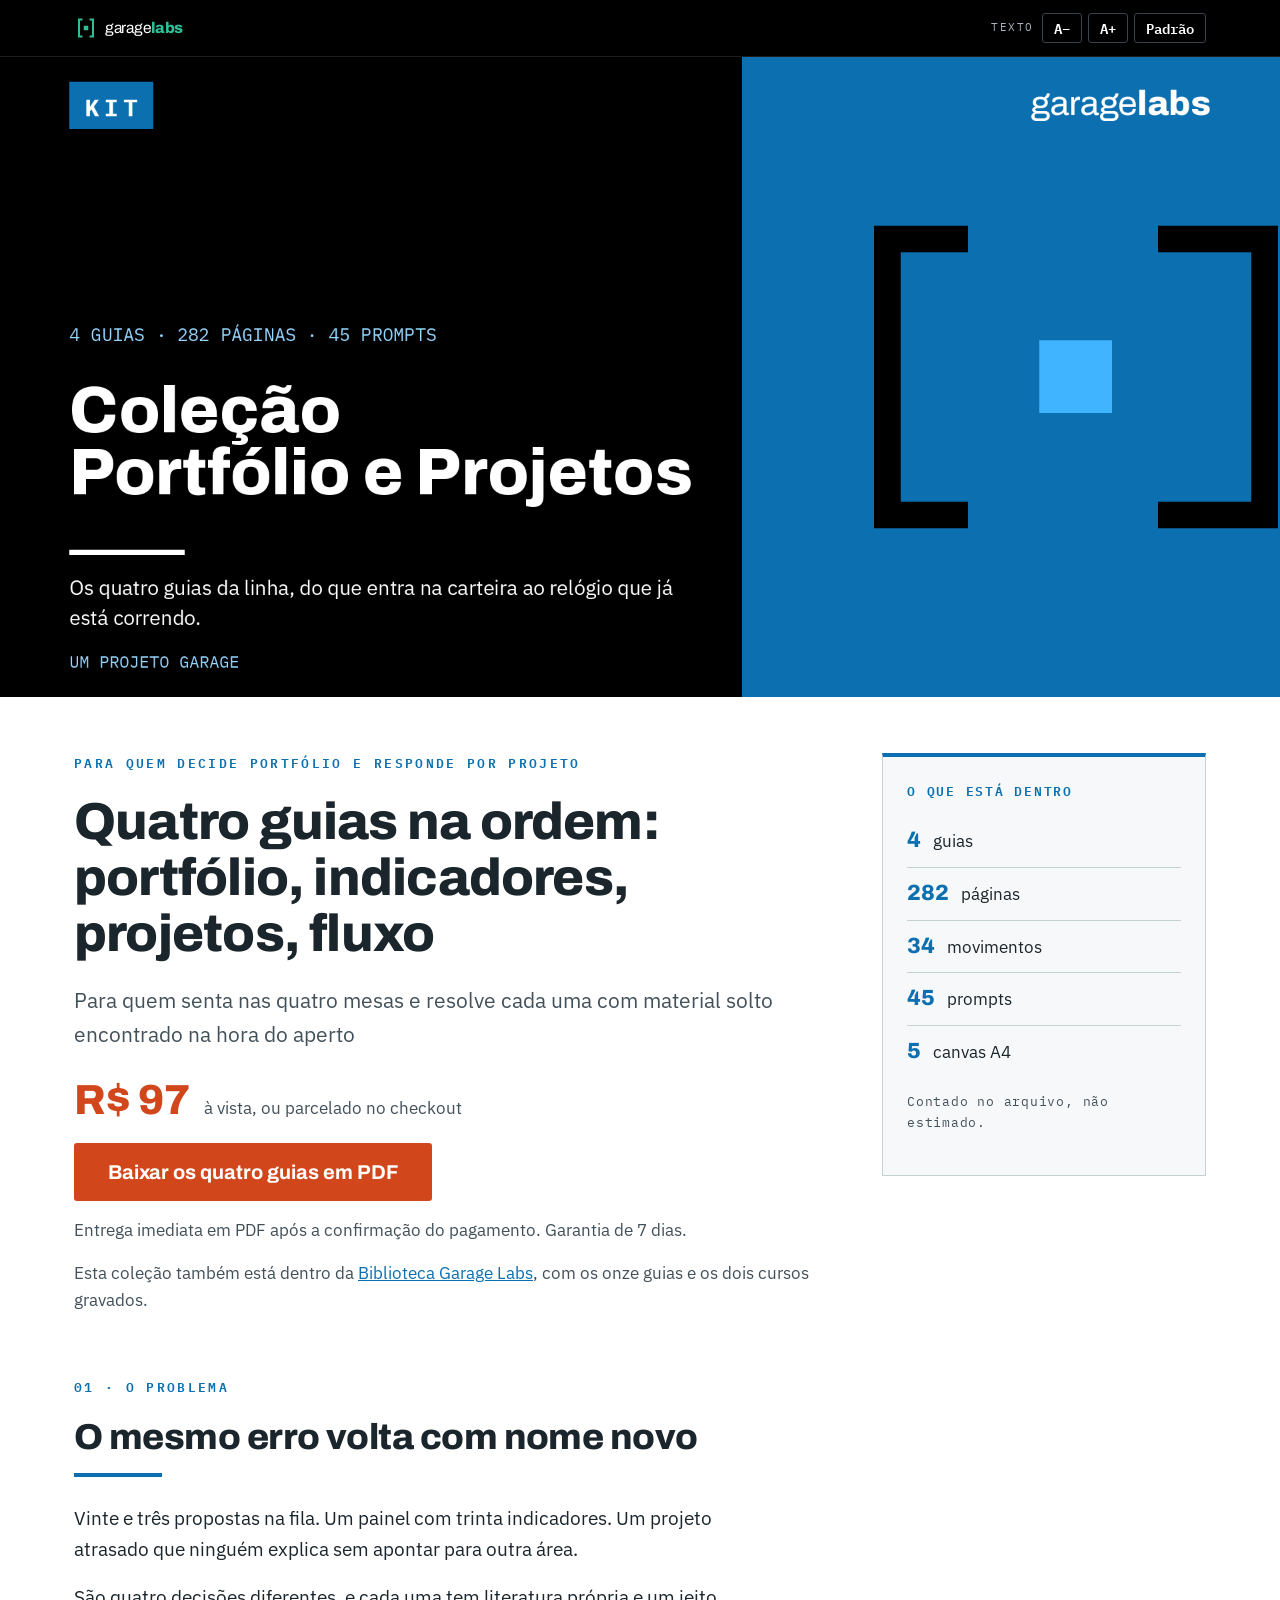
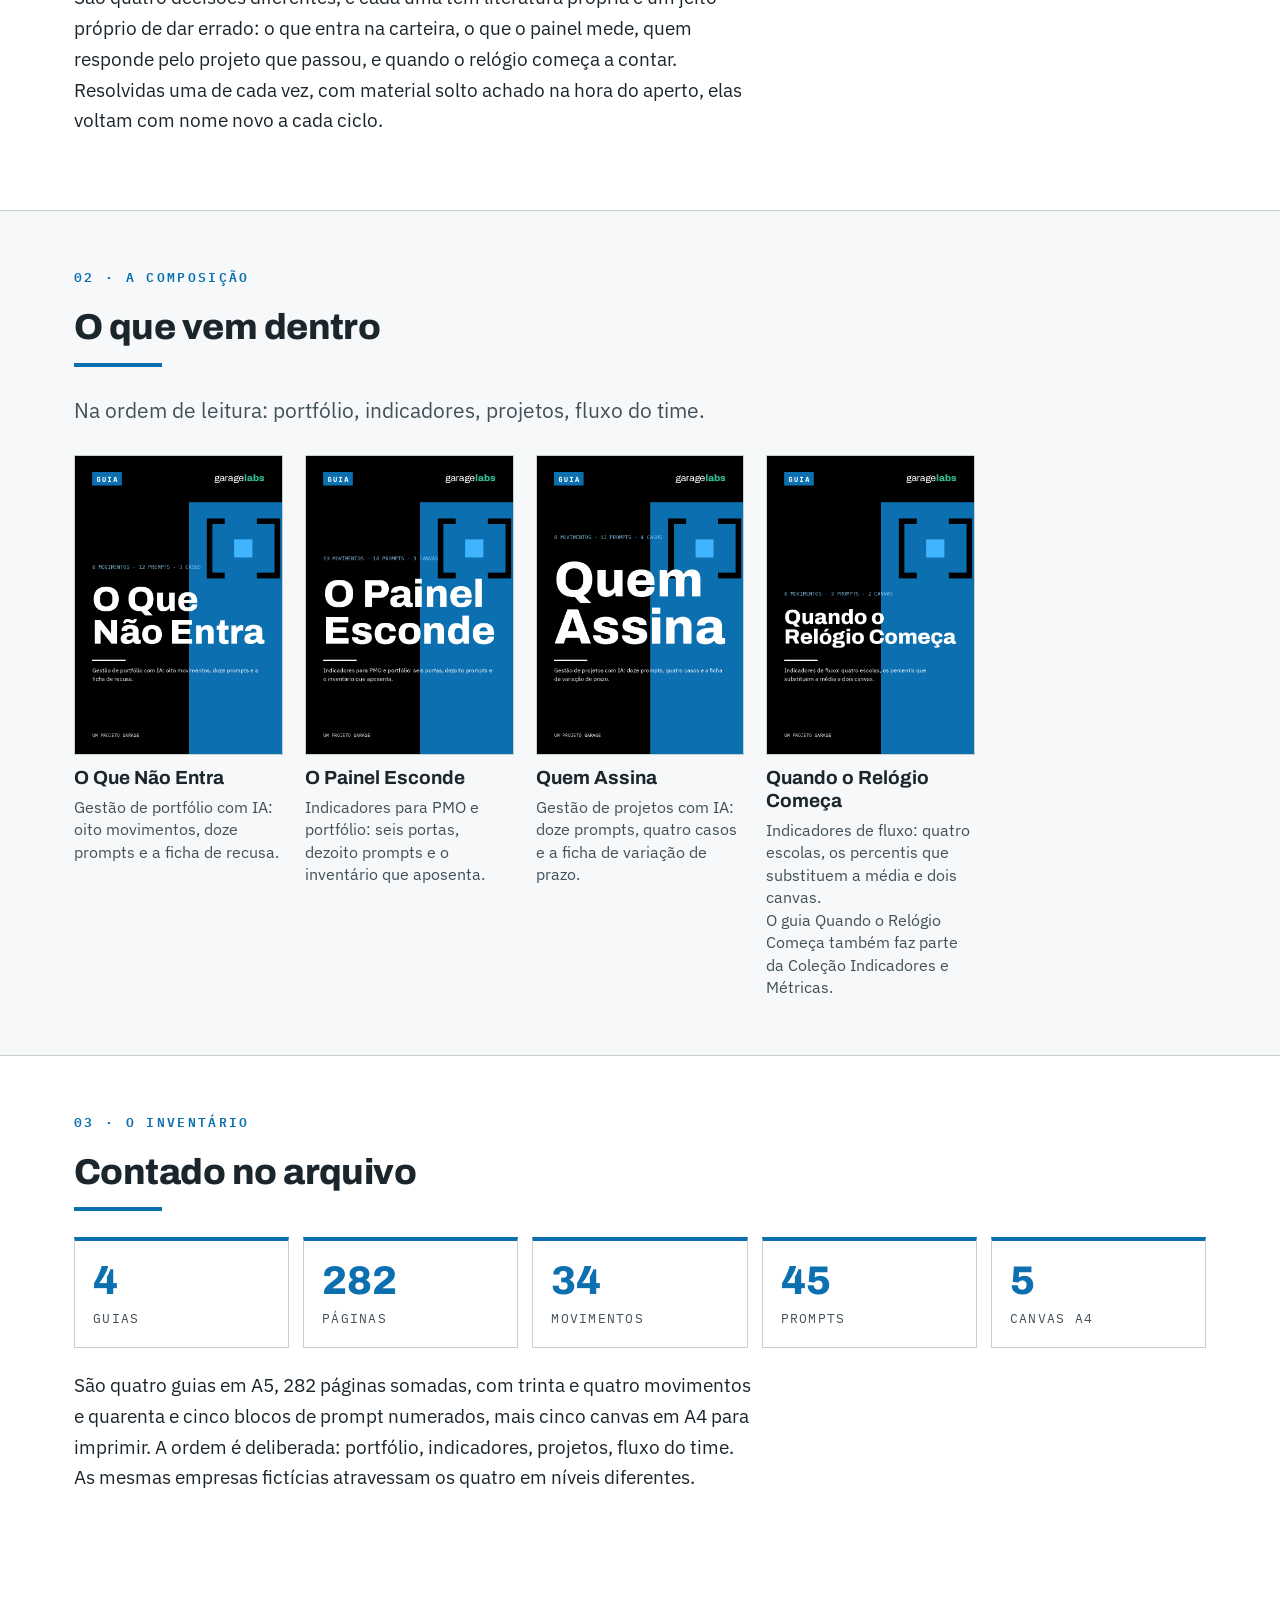
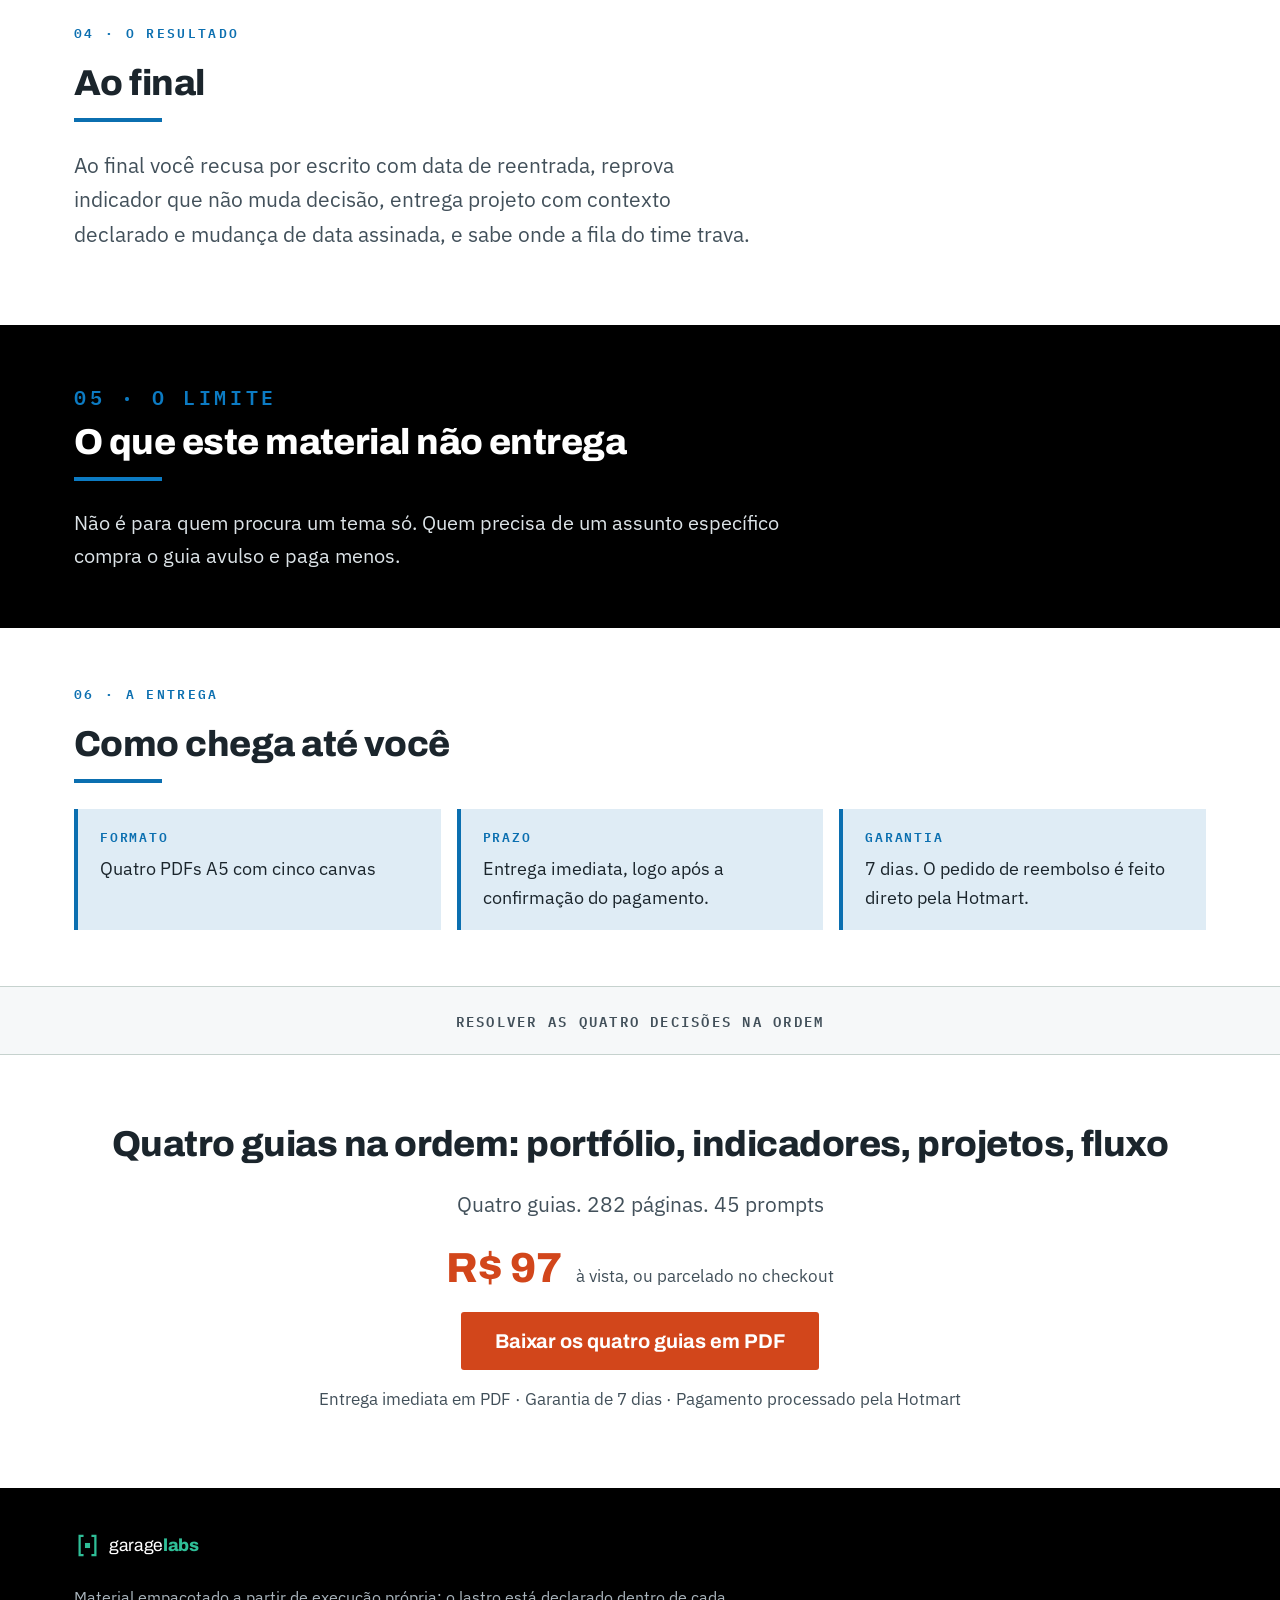
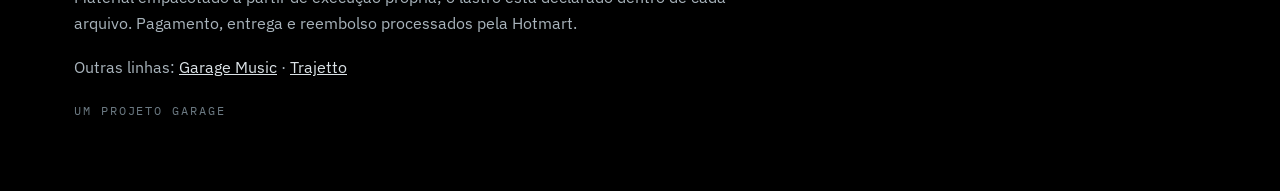
<file: colecao-portfolio-e-projetos/index.html>
<!DOCTYPE html>
<html lang="pt-BR">
<head>
<meta charset="utf-8">
<meta name="viewport" content="width=device-width, initial-scale=1">
<title>Coleção Portfólio e Projetos — Garage Labs</title>
<meta name="description" content="Os quatro guias da linha, do que entra na carteira ao relógio que já está correndo.">
<meta property="og:title" content="Coleção Portfólio e Projetos — Garage Labs">
<meta property="og:description" content="Os quatro guias da linha, do que entra na carteira ao relógio que já está correndo.">
<meta property="og:type" content="website">
<link rel="preconnect" href="https://fonts.googleapis.com">
<link rel="preconnect" href="https://fonts.gstatic.com" crossorigin>
<link href="https://fonts.googleapis.com/css2?family=Archivo:wght@400;600;700;800&family=IBM+Plex+Mono:wght@400;600&family=IBM+Plex+Sans:wght@400;600;700&display=swap" rel="stylesheet">
<link rel="stylesheet" href="../assets/base.css?v=2">
<style>:root{--linha:#0B6FB0;--linha-texto:#0B6FB0;--linha-neg:#0C7BC3;--linha-caixa:rgba(11,111,176,.13)}</style>
</head>
<body>
<div class="topo"><div class="wrap">
  <a class="marca" href="../"><svg viewBox="0 0 300 48" height="24" role="img" aria-label="Garage Labs"><path d="M17 7 H10 V41 H17" fill="none" stroke="#2FBE97" stroke-width="4"/><path d="M31 7 H38 V41 H31" fill="none" stroke="#2FBE97" stroke-width="4"/><rect x="19.5" y="19.5" width="9" height="9" fill="#2FBE97"/><text x="62" y="34" font-family="Archivo, sans-serif" font-size="31" letter-spacing="-0.6"><tspan fill="#fff" font-weight="400">garage</tspan><tspan fill="#2FBE97" font-weight="800">labs</tspan></text></svg></a>
  <div class="topoCta" id="topoCta"><span class="p">R$ 97</span><a class="btn js-checkout" data-cod="KIT-TRILHA" href="#">Baixar os quatro guias em PDF</a></div>
  <div class="az">
    <span>Texto</span>
    <button type="button" onclick="ajusta(-1)" aria-label="Diminuir o tamanho do texto">A&minus;</button>
    <button type="button" onclick="ajusta(1)" aria-label="Aumentar o tamanho do texto">A+</button>
    <button type="button" onclick="reset()" aria-label="Voltar ao tamanho padrão">Padrão</button>
  </div>
</div></div>
<div class="capa">
  <img src="../img/KIT-TRILHA/banner-1920x1080-colecao-portfolio-e-projetos.png" width="1920" height="1080"
       fetchpriority="high" alt="Coleção Portfólio e Projetos — Quatro guias. 282 páginas. 45 prompts">
</div>
<div class="oferta"><div class="wrap oferta-grid">
  <div>
    <p class="kicker">Para quem decide portfólio e responde por projeto</p>
    <h1>Quatro guias na ordem: portfólio, indicadores, projetos, fluxo</h1>
    <p class="sub">Para quem senta nas quatro mesas e resolve cada uma com material solto encontrado na hora do aperto</p>
    <div class="precoLinha"><span class="preco">R$ 97</span>
      <span class="precoNota">à vista, ou parcelado no checkout</span></div>
    <a class="btn js-checkout" data-cod="KIT-TRILHA" href="#">Baixar os quatro guias em PDF</a>
    <p class="garantia">Entrega imediata em PDF após a confirmação do pagamento. Garantia de 7 dias.</p>
    <p class="garantia">Esta coleção também está dentro da <a href="../biblioteca-garage-labs/">Biblioteca Garage Labs</a>, com os onze guias e os dois cursos gravados.</p>
  </div>
  <aside class="invlado">
    <p class="invlado-r">O que está dentro</p>
    <ul><li><b>4</b> guias</li><li><b>282</b> páginas</li><li><b>34</b> movimentos</li><li><b>45</b> prompts</li><li><b>5</b> canvas A4</li></ul>
    <p class="nota">Contado no arquivo, não estimado.</p>
  </aside>
</div></div>
<section class="sec"><div class="wrap">
  <p class="sec-num">01 · O problema</p><h2>O mesmo erro volta com nome novo</h2><div class="regua"></div>
  <div class="corpo"><p>Vinte e três propostas na fila. Um painel com trinta indicadores. Um projeto atrasado que ninguém explica sem apontar para outra área.</p><p>São quatro decisões diferentes, e cada uma tem literatura própria e um jeito próprio de dar errado: o que entra na carteira, o que o painel mede, quem responde pelo projeto que passou, e quando o relógio começa a contar. Resolvidas uma de cada vez, com material solto achado na hora do aperto, elas voltam com nome novo a cada ciclo.</p></div>
</div></section><section class="sec cinza"><div class="wrap">
  <p class="sec-num">02 · A composição</p><h2>O que vem dentro</h2><div class="regua"></div>
  <p class="lead">Na ordem de leitura: portfólio, indicadores, projetos, fluxo do time.</p>
  <div class="comps"><div class="comp" style="--c:#0B6FB0">
      <img src="../img/LH-101/vitrine-720x1040-o-que-nao-entra.png" width="720" height="1040" loading="lazy" alt="Capa de O Que Não Entra">
      <span class="comp-n">O Que Não Entra</span>
      <span class="comp-s">Gestão de portfólio com IA: oito movimentos, doze prompts e a ficha de recusa.</span>
    </div><div class="comp" style="--c:#0B6FB0">
      <img src="../img/LH-103/vitrine-720x1040-o-painel-esconde.png" width="720" height="1040" loading="lazy" alt="Capa de O Painel Esconde">
      <span class="comp-n">O Painel Esconde</span>
      <span class="comp-s">Indicadores para PMO e portfólio: seis portas, dezoito prompts e o inventário que aposenta.</span>
    </div><div class="comp" style="--c:#0B6FB0">
      <img src="../img/LH-102/vitrine-720x1040-quem-assina.png" width="720" height="1040" loading="lazy" alt="Capa de Quem Assina">
      <span class="comp-n">Quem Assina</span>
      <span class="comp-s">Gestão de projetos com IA: doze prompts, quatro casos e a ficha de variação de prazo.</span>
    </div><div class="comp" style="--c:#0B6FB0">
      <img src="../img/LH-104/vitrine-720x1040-quando-o-relogio-comeca.png" width="720" height="1040" loading="lazy" alt="Capa de Quando o Relógio Começa">
      <span class="comp-n">Quando o Relógio Começa</span>
      <span class="comp-s">Indicadores de fluxo: quatro escolas, os percentis que substituem a média e dois canvas.</span>
      <span class="comp-s">O guia Quando o Relógio Começa também faz parte da Coleção Indicadores e Métricas.</span>
    </div></div>
</div></section><section class="sec"><div class="wrap">
  <p class="sec-num">03 · O inventário</p><h2>Contado no arquivo</h2><div class="regua"></div>
  <div class="inv"><div class="cel"><div class="n">4</div><div class="r">Guias</div></div><div class="cel"><div class="n">282</div><div class="r">Páginas</div></div><div class="cel"><div class="n">34</div><div class="r">Movimentos</div></div><div class="cel"><div class="n">45</div><div class="r">Prompts</div></div><div class="cel"><div class="n">5</div><div class="r">Canvas A4</div></div></div>
  <div class="corpo" style="margin-top:22px"><p>São quatro guias em A5, 282 páginas somadas, com trinta e quatro movimentos e quarenta e cinco blocos de prompt numerados, mais cinco canvas em A4 para imprimir. A ordem é deliberada: portfólio, indicadores, projetos, fluxo do time. As mesmas empresas fictícias atravessam os quatro em níveis diferentes.</p></div>
</div></section><section class="sec"><div class="wrap">
  <p class="sec-num">04 · O resultado</p><h2>Ao final</h2><div class="regua"></div>
  <div class="corpo"><p class="lead">Ao final você recusa por escrito com data de reentrada, reprova indicador que não muda decisão, entrega projeto com contexto declarado e mudança de data assinada, e sabe onde a fila do time trava.</p></div>
</div></section><section class="naoentrega"><div class="wrap">
  <p class="sec-num">05 · O limite</p><h2>O que este material não entrega</h2><div class="regua"></div>
  <p>Não é para quem procura um tema só. Quem precisa de um assunto específico compra o guia avulso e paga menos.</p>
</div></section><section class="sec"><div class="wrap">
  <p class="sec-num">06 · A entrega</p><h2>Como chega até você</h2><div class="regua"></div>
  <div class="entrega">
    <div class="it"><div class="r">Formato</div><div class="v">Quatro PDFs A5 com cinco canvas</div></div>
    <div class="it"><div class="r">Prazo</div><div class="v">Entrega imediata, logo após a confirmação do pagamento.</div></div>
    <div class="it"><div class="r">Garantia</div><div class="v">7 dias. O pedido de reembolso é feito direto pela Hotmart.</div></div>
  </div>
</div></section>
<div class="faixa"><span>Resolver as quatro decisões na ordem</span></div>
<div class="fecho"><div class="wrap">
  <h2>Quatro guias na ordem: portfólio, indicadores, projetos, fluxo</h2>
  <p class="sub">Quatro guias. 282 páginas. 45 prompts</p>
  <div class="precoLinha"><span class="preco">R$ 97</span>
    <span class="precoNota">à vista, ou parcelado no checkout</span></div>
  <a class="btn js-checkout" data-cod="KIT-TRILHA" href="#">Baixar os quatro guias em PDF</a>
  <p class="garantia">Entrega imediata em PDF · Garantia de 7 dias · Pagamento processado pela Hotmart</p>
</div></div>
<div class="barraMob"><span class="p">R$ 97</span>
  <a class="btn js-checkout" data-cod="KIT-TRILHA" href="#">Baixar os quatro guias</a></div>
<footer><div class="wrap">
  <svg viewBox="0 0 300 48" height="27" role="img" aria-label="Garage Labs"><path d="M17 7 H10 V41 H17" fill="none" stroke="#2FBE97" stroke-width="4"/><path d="M31 7 H38 V41 H31" fill="none" stroke="#2FBE97" stroke-width="4"/><rect x="19.5" y="19.5" width="9" height="9" fill="#2FBE97"/><text x="62" y="34" font-family="Archivo, sans-serif" font-size="31" letter-spacing="-0.6"><tspan fill="#fff" font-weight="400">garage</tspan><tspan fill="#2FBE97" font-weight="800">labs</tspan></text></svg>
  <p class="rod">Material empacotado a partir de execução própria; o lastro está declarado dentro de cada arquivo. Pagamento, entrega e reembolso processados pela Hotmart.</p>
  <p class="rod">Outras linhas: <a href="../music/">Garage Music</a> · <a href="../trajetto/">Trajetto</a></p>
  <p class="end">Um projeto Garage</p>
</div></div></footer>
<script src="../assets/checkouts.js"></script>
<script src="../assets/site.js"></script>
</body></html>
</file>
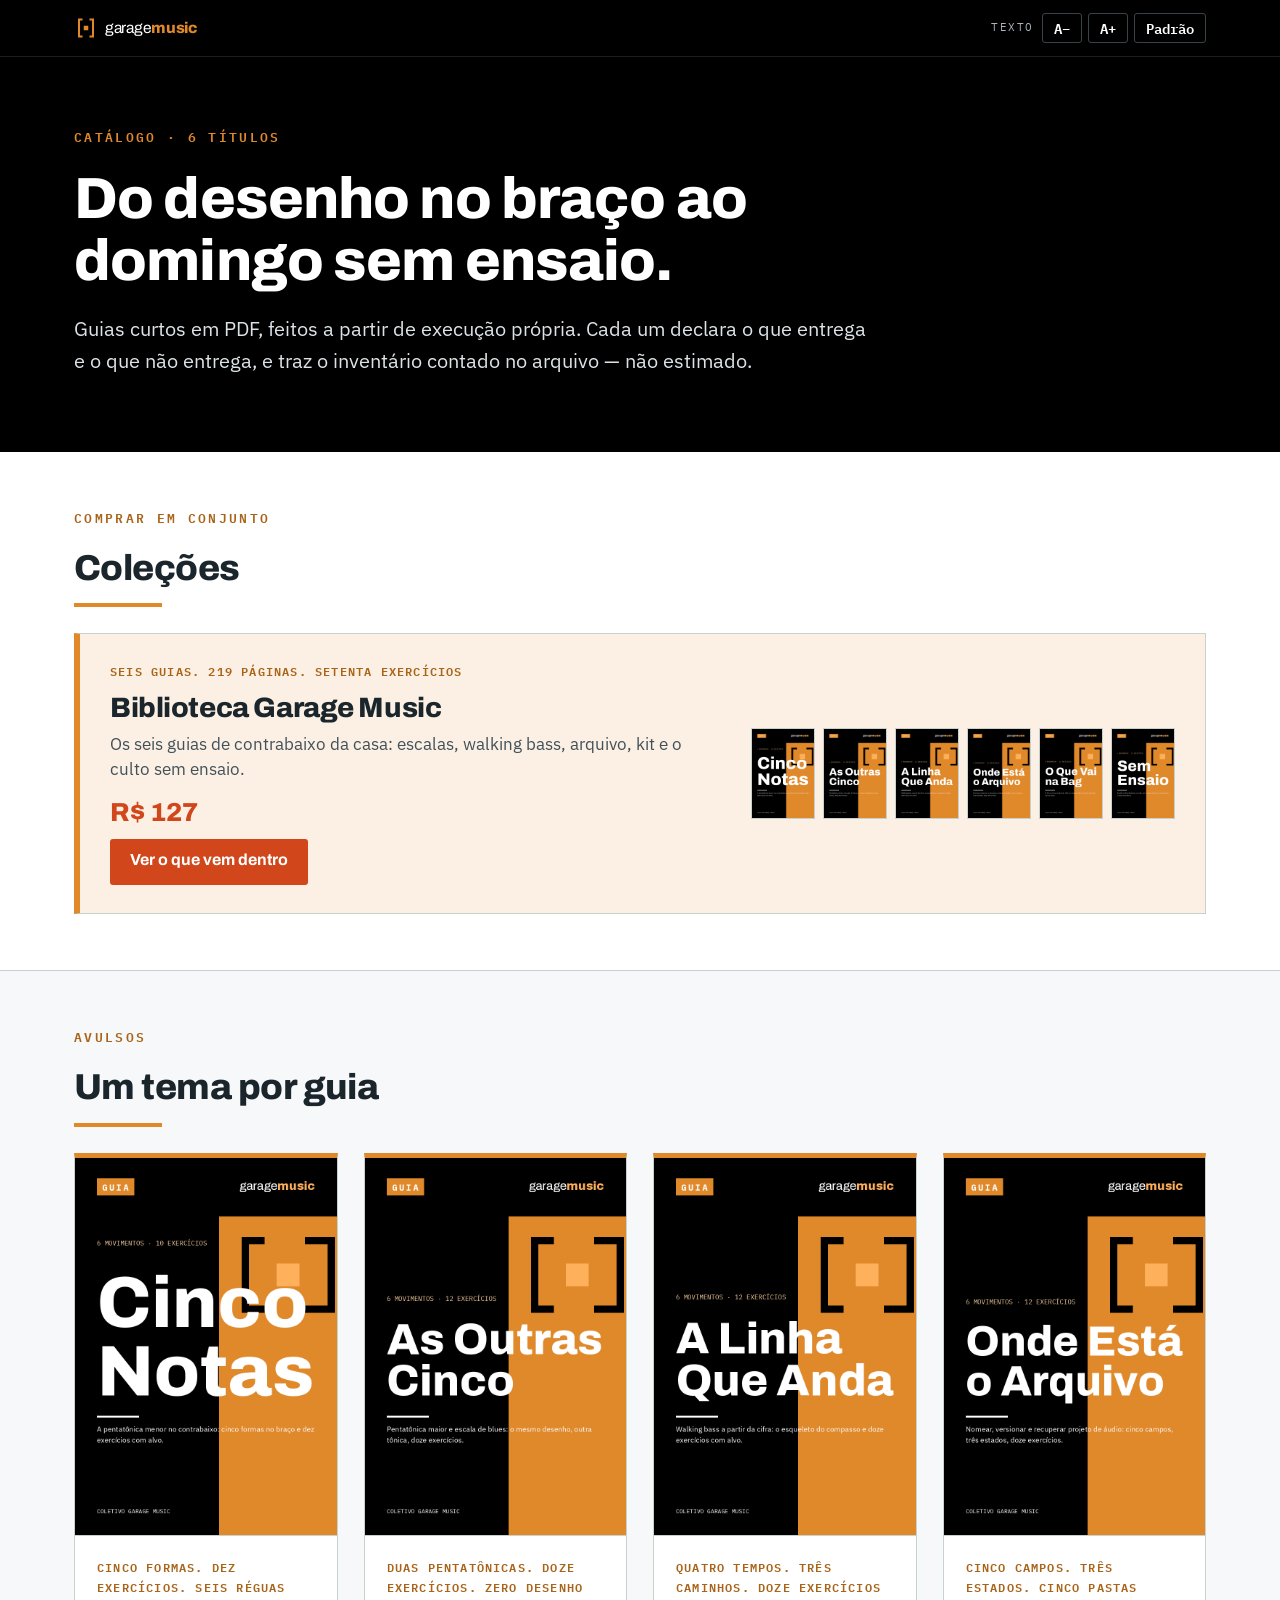
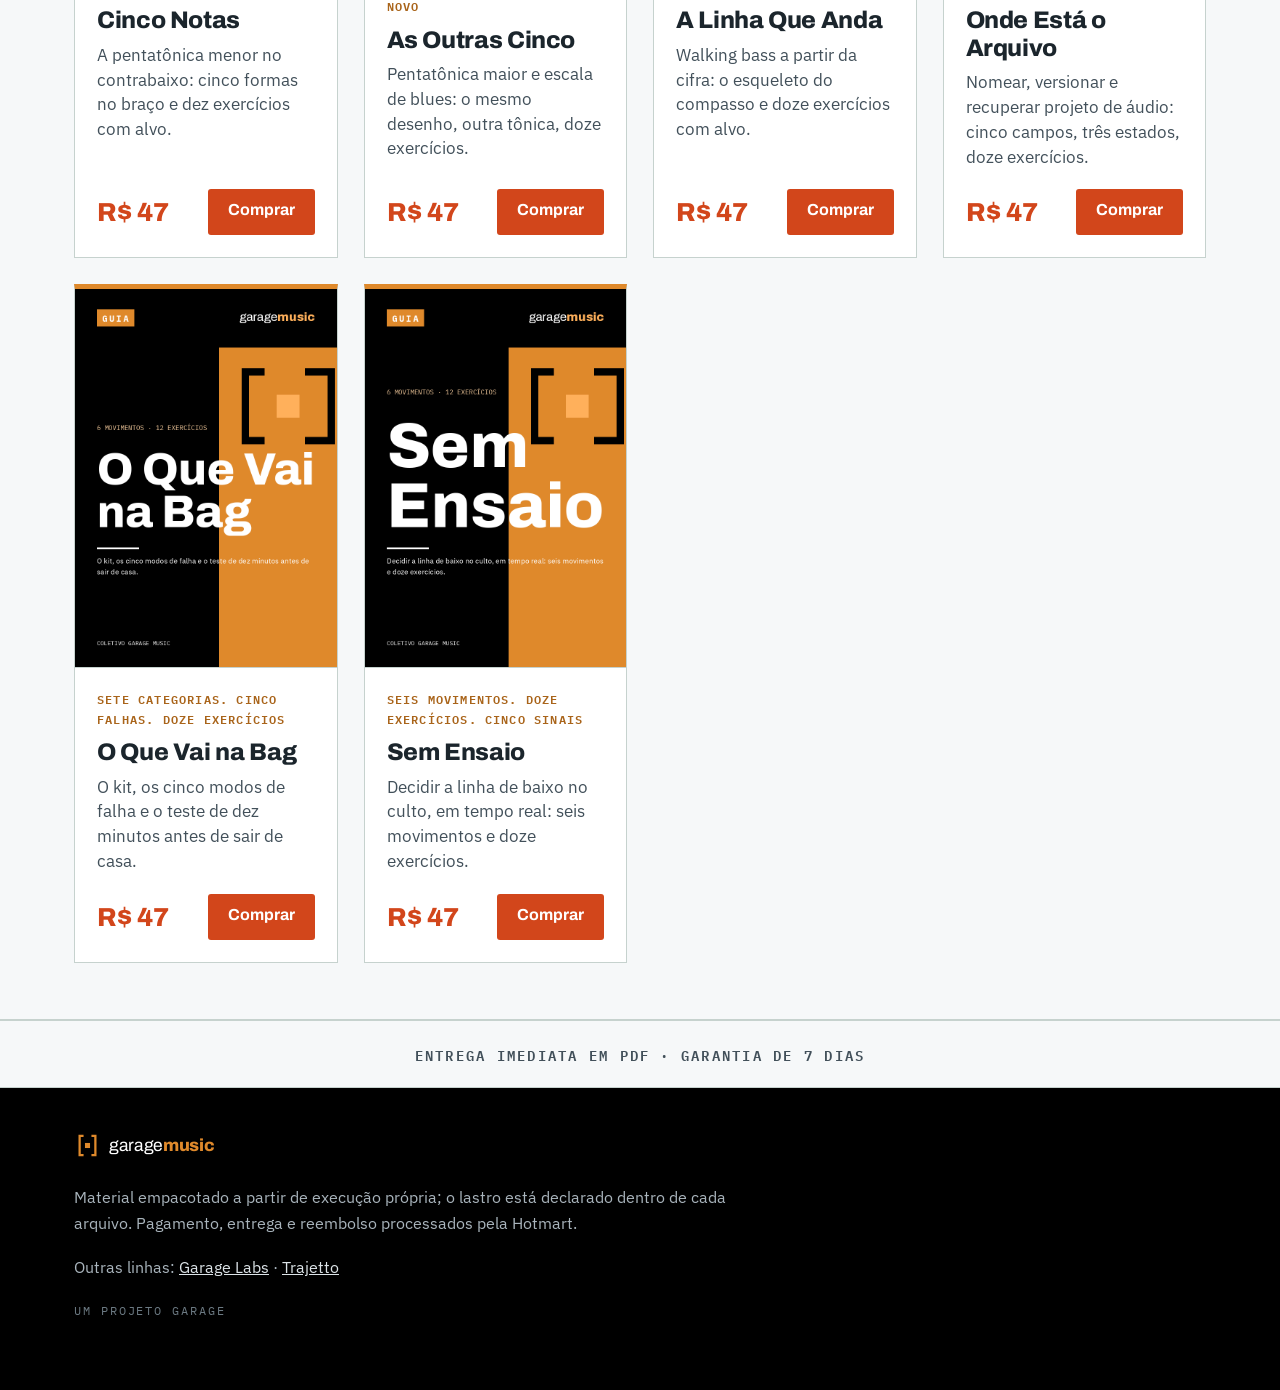
<file: music/index.html>
<!DOCTYPE html>
<html lang="pt-BR">
<head>
<meta charset="utf-8">
<meta name="viewport" content="width=device-width, initial-scale=1">
<title>Garage Music — guias em PDF</title>
<meta name="description" content="Do desenho no braço ao domingo sem ensaio. Catálogo de guias em PDF da linha Garage Music.">
<meta property="og:title" content="Garage Music — guias em PDF">
<meta property="og:description" content="Do desenho no braço ao domingo sem ensaio. Catálogo de guias em PDF da linha Garage Music.">
<meta property="og:type" content="website">
<link rel="preconnect" href="https://fonts.googleapis.com">
<link rel="preconnect" href="https://fonts.gstatic.com" crossorigin>
<link href="https://fonts.googleapis.com/css2?family=Archivo:wght@400;600;700;800&family=IBM+Plex+Mono:wght@400;600&family=IBM+Plex+Sans:wght@400;600;700&display=swap" rel="stylesheet">
<link rel="stylesheet" href="../assets/base.css?v=2">
<style>:root{--linha:#DF892B;--linha-texto:#A9641A;--linha-neg:#DF892B;--linha-caixa:rgba(223,137,43,.13)}</style>
</head>
<body>
<div class="topo"><div class="wrap">
  <a class="marca" href="../music/"><svg viewBox="0 0 330 48" height="24" role="img" aria-label="Garage Music"><path d="M17 7 H10 V41 H17" fill="none" stroke="#DF892B" stroke-width="4"/><path d="M31 7 H38 V41 H31" fill="none" stroke="#DF892B" stroke-width="4"/><rect x="19.5" y="19.5" width="9" height="9" fill="#DF892B"/><text x="62" y="34" font-family="Archivo, sans-serif" font-size="31" letter-spacing="-0.6"><tspan fill="#fff" font-weight="400">garage</tspan><tspan fill="#DF892B" font-weight="800">music</tspan></text></svg></a>
  
  <div class="az">
    <span>Texto</span>
    <button type="button" onclick="ajusta(-1)" aria-label="Diminuir o tamanho do texto">A&minus;</button>
    <button type="button" onclick="ajusta(1)" aria-label="Aumentar o tamanho do texto">A+</button>
    <button type="button" onclick="reset()" aria-label="Voltar ao tamanho padrão">Padrão</button>
  </div>
</div></div>
<header class="capa-vit">
  <div class="wrap">
    <p class="kicker">Catálogo · 6 títulos</p>
    <h1>Do desenho no braço ao domingo sem ensaio.</h1>
    <p class="capa-sub">Guias curtos em PDF, feitos a partir de execução própria. Cada um declara o que entrega e o que não entrega, e traz o inventário contado no arquivo — não estimado.</p>
  </div>
</header>
<section class="sec"><div class="wrap"><p class="sec-num">Comprar em conjunto</p><h2>Coleções</h2><div class="regua"></div><div class="packs"><article class="pack" style="--c:#DF892B;--ct:#A9641A;--cx:rgba(223,137,43,.13)">
  <div class="pack-txt">
    <p class="card-inv">Seis guias. 219 páginas. Setenta exercícios</p>
    <h3>Biblioteca Garage Music</h3>
    <p class="card-sub">Os seis guias de contrabaixo da casa: escalas, walking bass, arquivo, kit e o culto sem ensaio.</p>
    <div class="card-pe">
      <span class="card-preco">R$ 127</span>
      <a class="btn btn-s" href="../biblioteca-garage-music/">Ver o que vem dentro</a>
    </div>
  </div>
  <div class="pack-capas"><img src="../img/LH-801/vitrine-720x1040-cinco-notas.png" width="720" height="1040" loading="lazy" alt="Cinco Notas"><img src="../img/LH-806/vitrine-720x1040-as-outras-cinco.png" width="720" height="1040" loading="lazy" alt="As Outras Cinco"><img src="../img/LH-807/vitrine-720x1040-a-linha-que-anda.png" width="720" height="1040" loading="lazy" alt="A Linha Que Anda"><img src="../img/LH-808/vitrine-720x1040-onde-esta-o-arquivo.png" width="720" height="1040" loading="lazy" alt="Onde Está o Arquivo"><img src="../img/LH-809/vitrine-720x1040-o-que-vai-na-bag.png" width="720" height="1040" loading="lazy" alt="O Que Vai na Bag"><img src="../img/LH-810/vitrine-720x1040-sem-ensaio.png" width="720" height="1040" loading="lazy" alt="Sem Ensaio"></div>
</article></div></div></section><section class="sec cinza"><div class="wrap"><p class="sec-num">Avulsos</p><h2>Um tema por guia</h2><div class="regua"></div><div class="grade"><article class="card" style="--c:#DF892B;--ct:#A9641A;--cx:rgba(223,137,43,.13)">
  <img src="../img/LH-801/vitrine-720x1040-cinco-notas.png" width="720" height="1040" loading="lazy" alt="Capa de Cinco Notas">
  <div class="card-corpo">
    <p class="card-inv">Cinco formas. Dez exercícios. Seis réguas</p>
    <h3>Cinco Notas</h3>
    <p class="card-sub">A pentatônica menor no contrabaixo: cinco formas no braço e dez exercícios com alvo.</p>
    <div class="card-pe">
      <span class="card-preco">R$ 47</span>
      <a class="btn btn-s js-checkout" data-cod="LH-801" href="#">Comprar</a>
    </div>
  </div>
</article><article class="card" style="--c:#DF892B;--ct:#A9641A;--cx:rgba(223,137,43,.13)">
  <img src="../img/LH-806/vitrine-720x1040-as-outras-cinco.png" width="720" height="1040" loading="lazy" alt="Capa de As Outras Cinco">
  <div class="card-corpo">
    <p class="card-inv">Duas pentatônicas. Doze exercícios. Zero desenho novo</p>
    <h3>As Outras Cinco</h3>
    <p class="card-sub">Pentatônica maior e escala de blues: o mesmo desenho, outra tônica, doze exercícios.</p>
    <div class="card-pe">
      <span class="card-preco">R$ 47</span>
      <a class="btn btn-s js-checkout" data-cod="LH-806" href="#">Comprar</a>
    </div>
  </div>
</article><article class="card" style="--c:#DF892B;--ct:#A9641A;--cx:rgba(223,137,43,.13)">
  <img src="../img/LH-807/vitrine-720x1040-a-linha-que-anda.png" width="720" height="1040" loading="lazy" alt="Capa de A Linha Que Anda">
  <div class="card-corpo">
    <p class="card-inv">Quatro tempos. Três caminhos. Doze exercícios</p>
    <h3>A Linha Que Anda</h3>
    <p class="card-sub">Walking bass a partir da cifra: o esqueleto do compasso e doze exercícios com alvo.</p>
    <div class="card-pe">
      <span class="card-preco">R$ 47</span>
      <a class="btn btn-s js-checkout" data-cod="LH-807" href="#">Comprar</a>
    </div>
  </div>
</article><article class="card" style="--c:#DF892B;--ct:#A9641A;--cx:rgba(223,137,43,.13)">
  <img src="../img/LH-808/vitrine-720x1040-onde-esta-o-arquivo.png" width="720" height="1040" loading="lazy" alt="Capa de Onde Está o Arquivo">
  <div class="card-corpo">
    <p class="card-inv">Cinco campos. Três estados. Cinco pastas</p>
    <h3>Onde Está o Arquivo</h3>
    <p class="card-sub">Nomear, versionar e recuperar projeto de áudio: cinco campos, três estados, doze exercícios.</p>
    <div class="card-pe">
      <span class="card-preco">R$ 47</span>
      <a class="btn btn-s js-checkout" data-cod="LH-808" href="#">Comprar</a>
    </div>
  </div>
</article><article class="card" style="--c:#DF892B;--ct:#A9641A;--cx:rgba(223,137,43,.13)">
  <img src="../img/LH-809/vitrine-720x1040-o-que-vai-na-bag.png" width="720" height="1040" loading="lazy" alt="Capa de O Que Vai na Bag">
  <div class="card-corpo">
    <p class="card-inv">Sete categorias. Cinco falhas. Doze exercícios</p>
    <h3>O Que Vai na Bag</h3>
    <p class="card-sub">O kit, os cinco modos de falha e o teste de dez minutos antes de sair de casa.</p>
    <div class="card-pe">
      <span class="card-preco">R$ 47</span>
      <a class="btn btn-s js-checkout" data-cod="LH-809" href="#">Comprar</a>
    </div>
  </div>
</article><article class="card" style="--c:#DF892B;--ct:#A9641A;--cx:rgba(223,137,43,.13)">
  <img src="../img/LH-810/vitrine-720x1040-sem-ensaio.png" width="720" height="1040" loading="lazy" alt="Capa de Sem Ensaio">
  <div class="card-corpo">
    <p class="card-inv">Seis movimentos. Doze exercícios. Cinco sinais</p>
    <h3>Sem Ensaio</h3>
    <p class="card-sub">Decidir a linha de baixo no culto, em tempo real: seis movimentos e doze exercícios.</p>
    <div class="card-pe">
      <span class="card-preco">R$ 47</span>
      <a class="btn btn-s js-checkout" data-cod="LH-810" href="#">Comprar</a>
    </div>
  </div>
</article></div></div></section><div class="faixa"><span>Entrega imediata em PDF · Garantia de 7 dias</span></div><footer><div class="wrap">
  <svg viewBox="0 0 330 48" height="27" role="img" aria-label="Garage Music"><path d="M17 7 H10 V41 H17" fill="none" stroke="#DF892B" stroke-width="4"/><path d="M31 7 H38 V41 H31" fill="none" stroke="#DF892B" stroke-width="4"/><rect x="19.5" y="19.5" width="9" height="9" fill="#DF892B"/><text x="62" y="34" font-family="Archivo, sans-serif" font-size="31" letter-spacing="-0.6"><tspan fill="#fff" font-weight="400">garage</tspan><tspan fill="#DF892B" font-weight="800">music</tspan></text></svg>
  <p class="rod">Material empacotado a partir de execução própria; o lastro está declarado dentro de cada arquivo. Pagamento, entrega e reembolso processados pela Hotmart.</p>
  <p class="rod">Outras linhas: <a href="../">Garage Labs</a> · <a href="../trajetto/">Trajetto</a></p>
  <p class="end">Um projeto Garage</p>
</div></div></footer>
<script src="../assets/checkouts.js"></script>
<script src="../assets/site.js"></script>
</body></html>
</file>
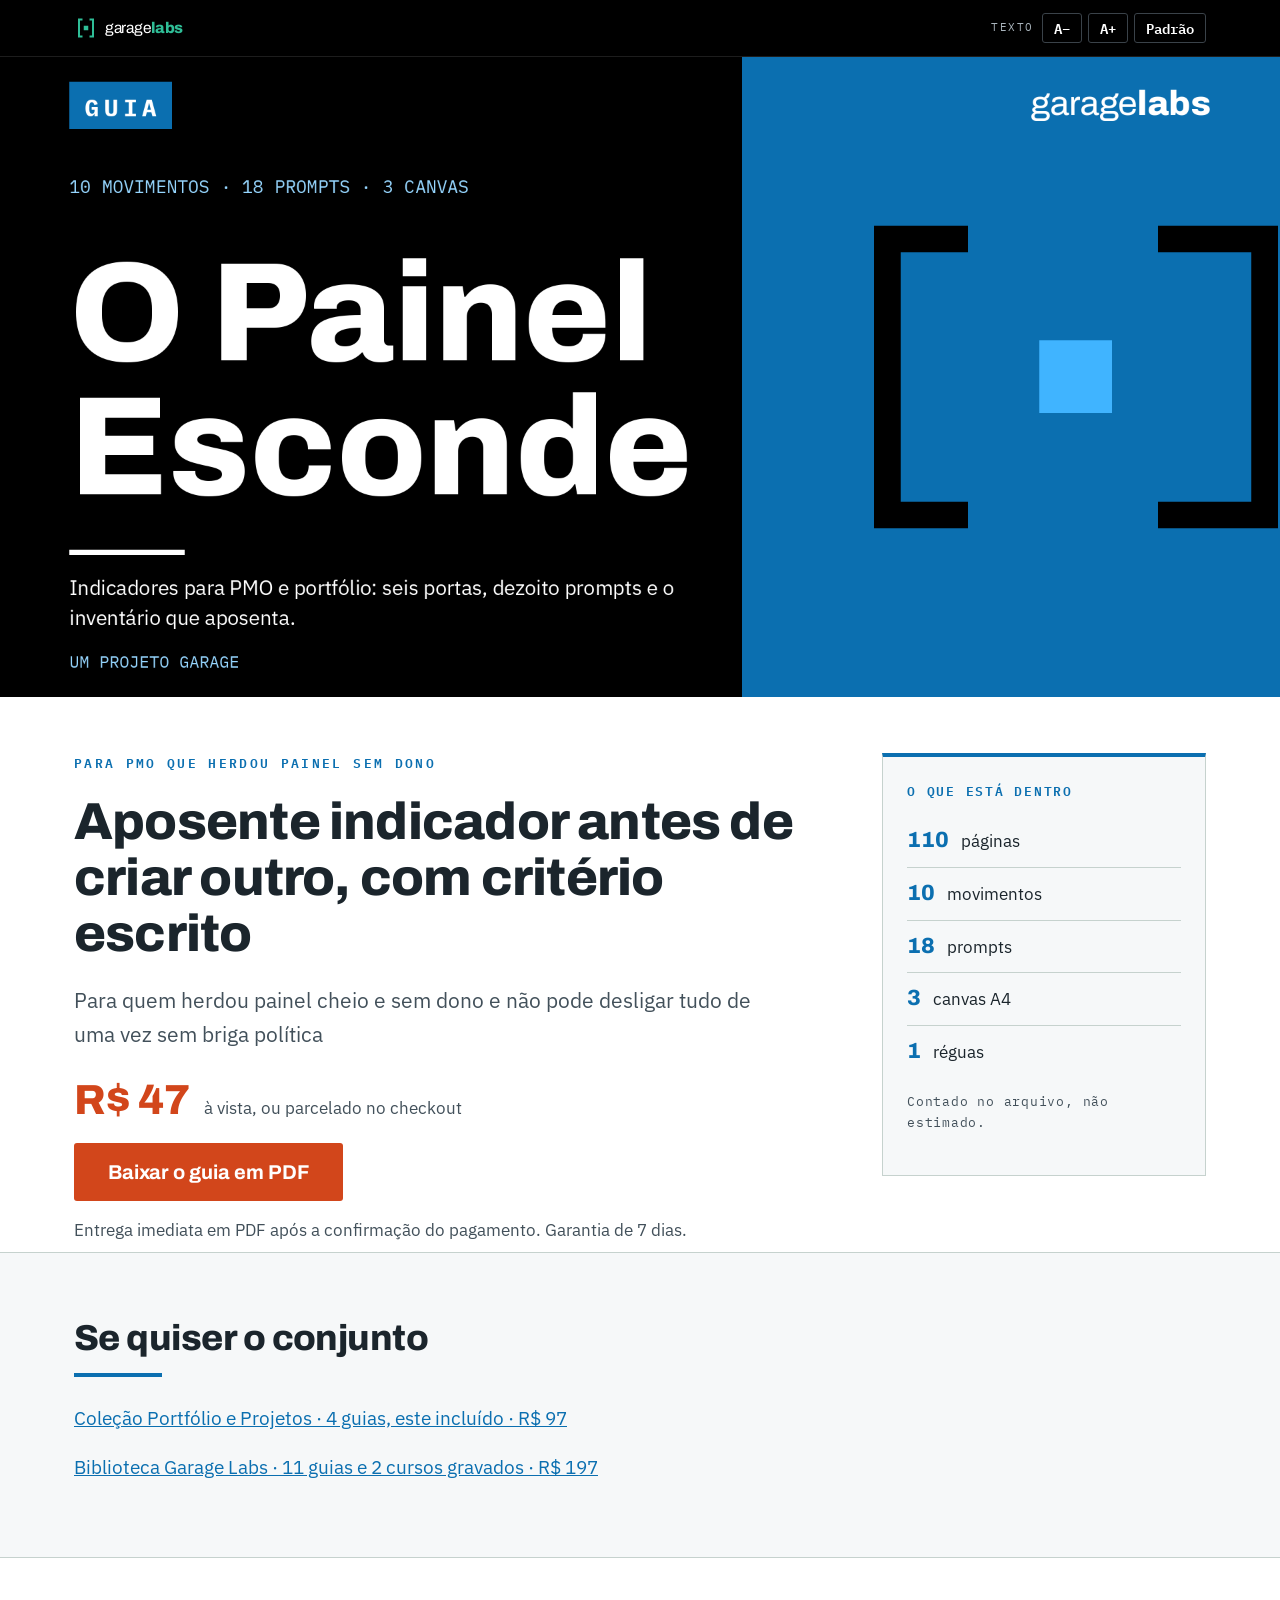
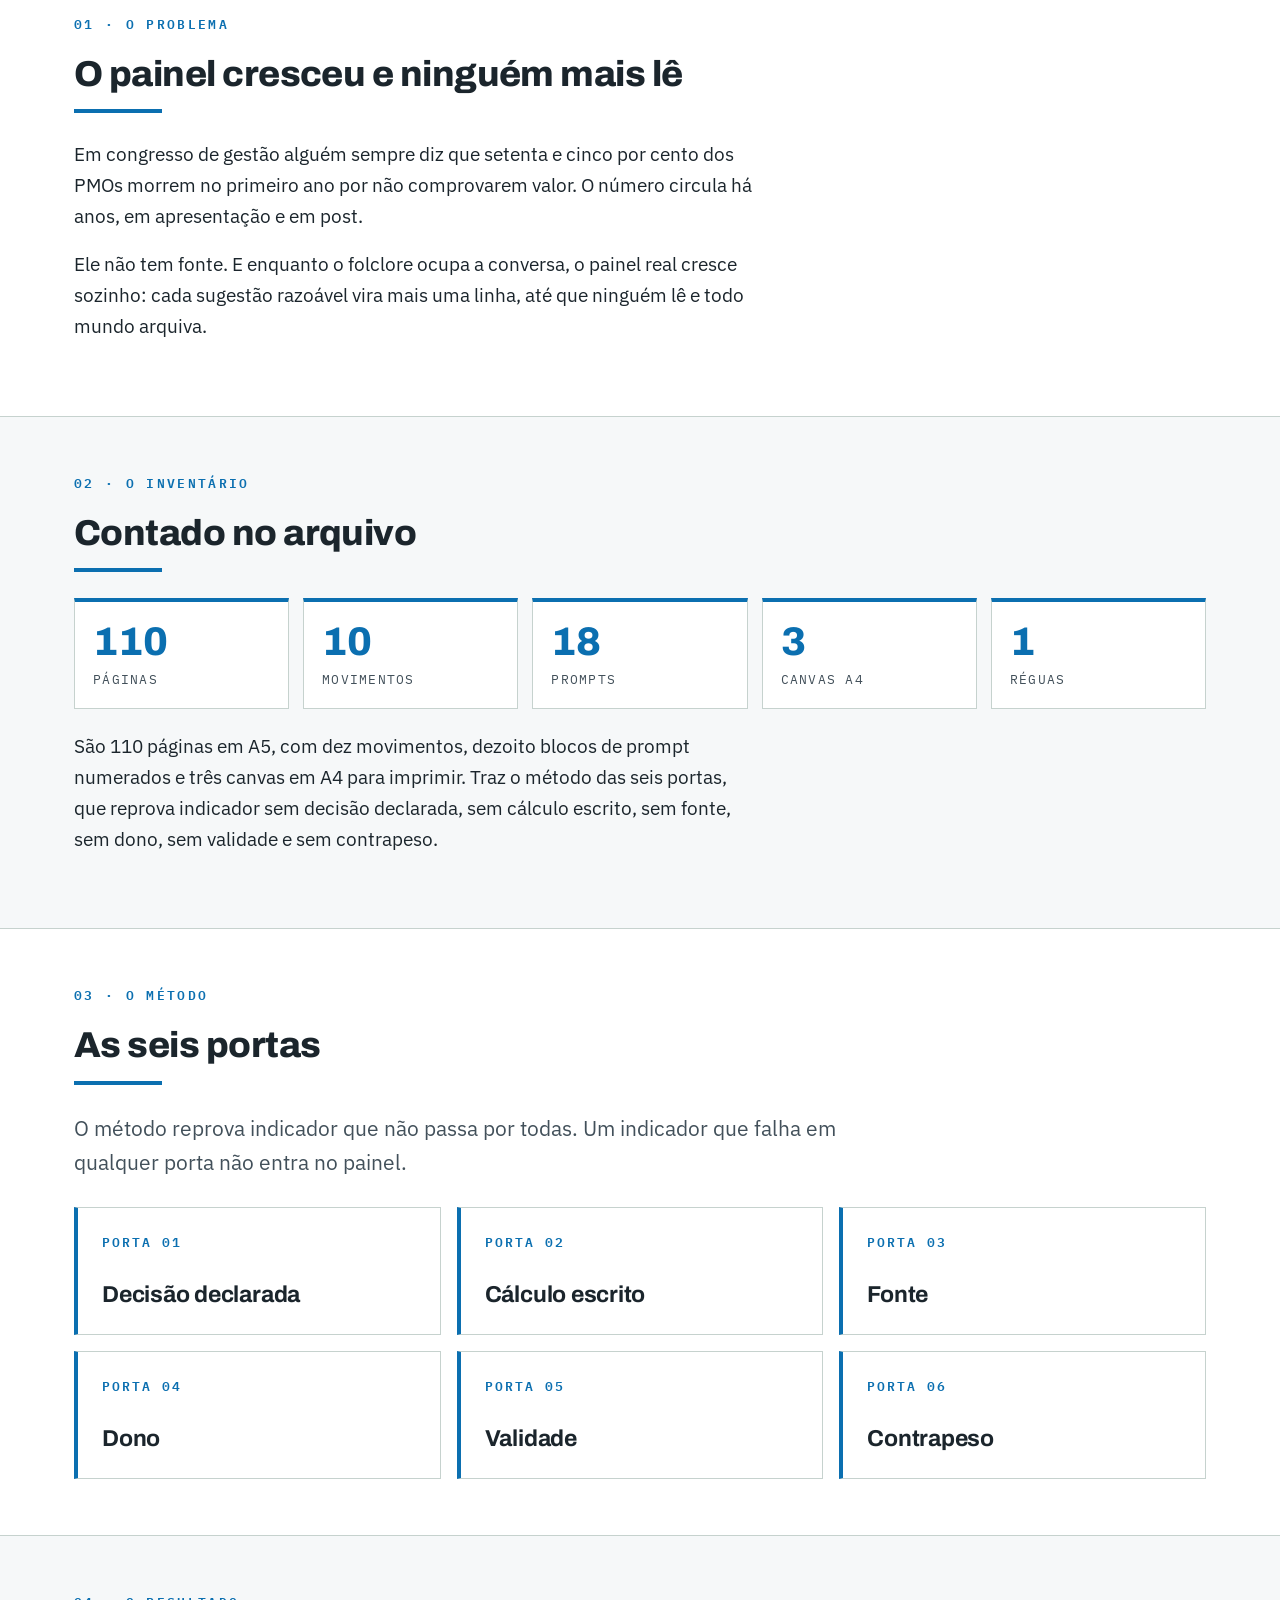
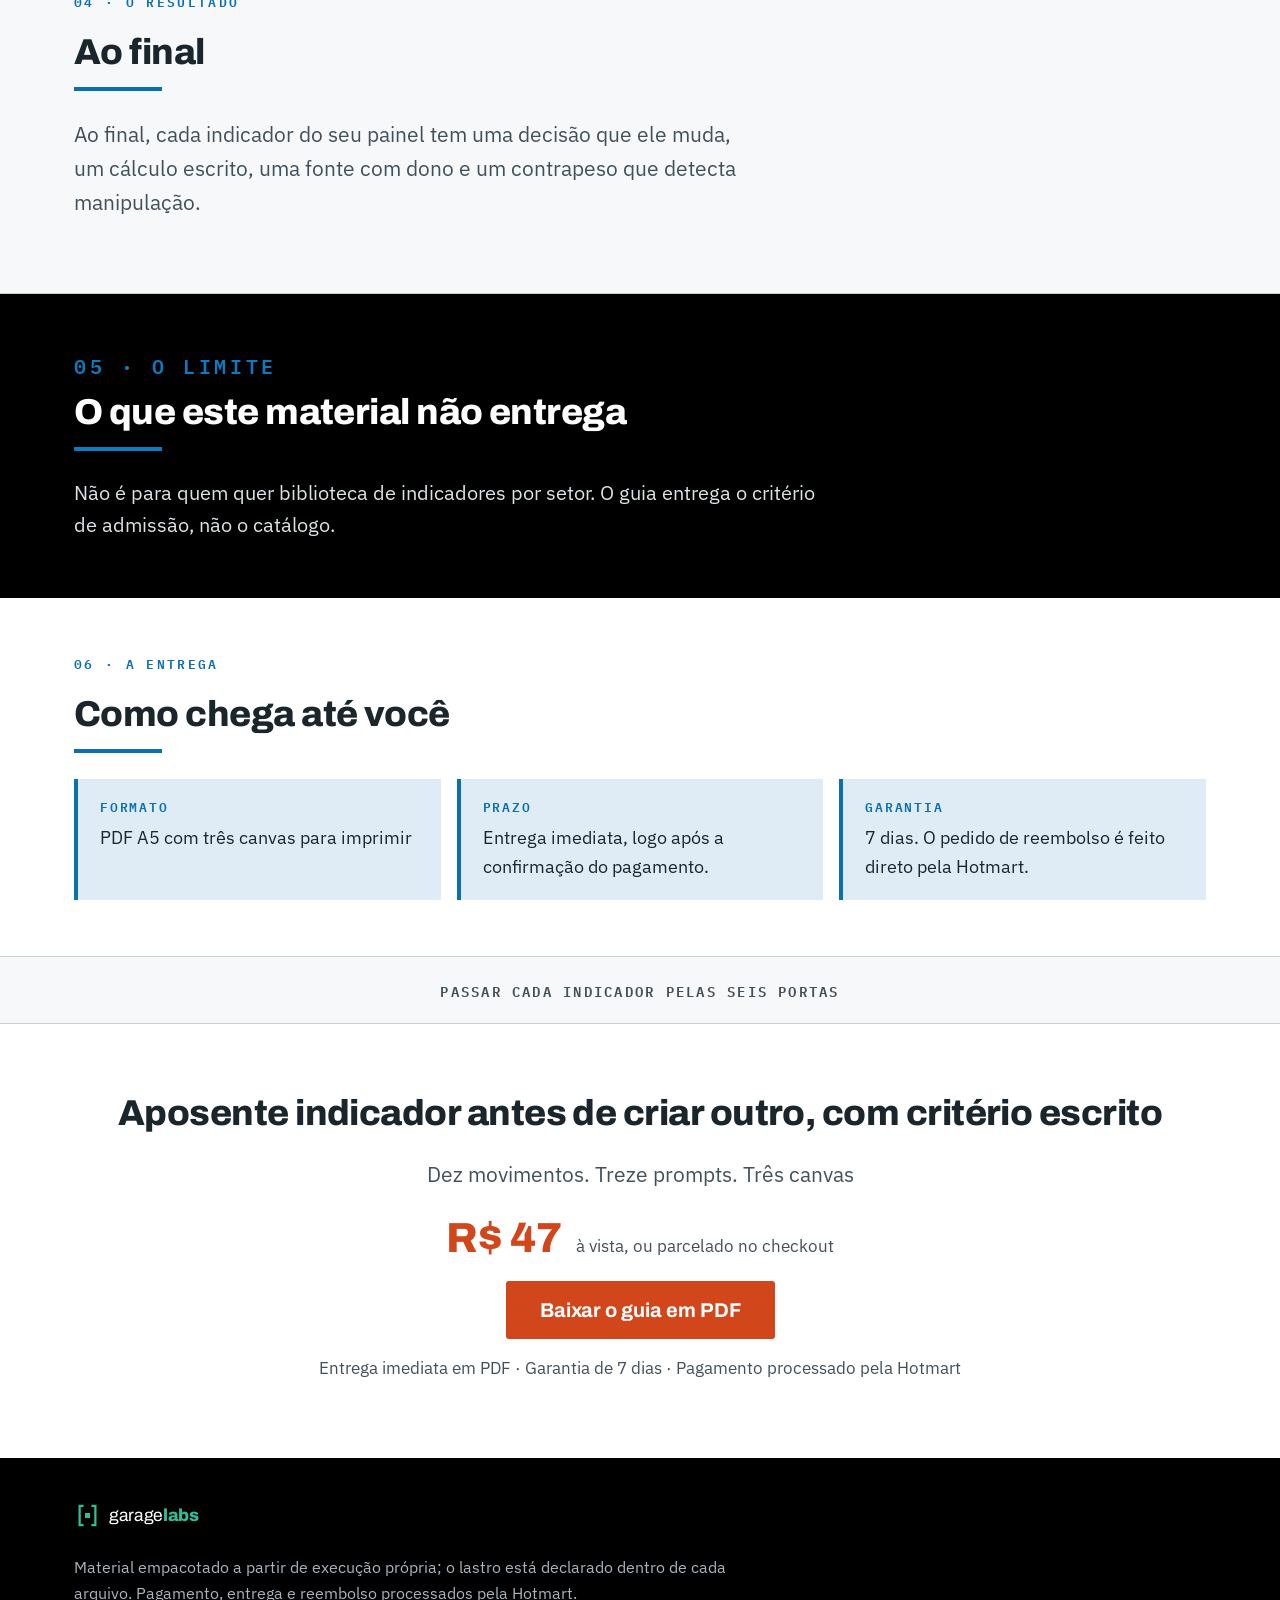
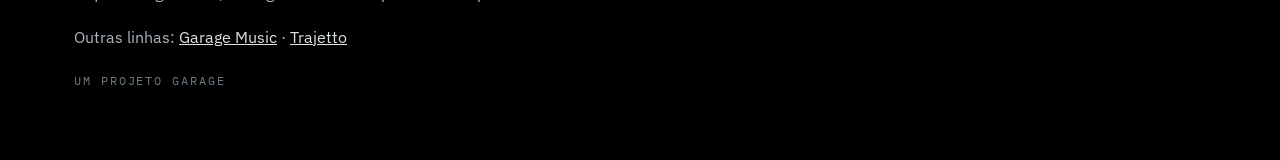
<file: o-painel-esconde/index.html>
<!DOCTYPE html>
<html lang="pt-BR">
<head>
<meta charset="utf-8">
<meta name="viewport" content="width=device-width, initial-scale=1">
<title>O Painel Esconde — Garage Labs</title>
<meta name="description" content="Indicadores para PMO e portfólio: seis portas, dezoito prompts e o inventário que aposenta.">
<meta property="og:title" content="O Painel Esconde — Garage Labs">
<meta property="og:description" content="Indicadores para PMO e portfólio: seis portas, dezoito prompts e o inventário que aposenta.">
<meta property="og:type" content="website">
<link rel="preconnect" href="https://fonts.googleapis.com">
<link rel="preconnect" href="https://fonts.gstatic.com" crossorigin>
<link href="https://fonts.googleapis.com/css2?family=Archivo:wght@400;600;700;800&family=IBM+Plex+Mono:wght@400;600&family=IBM+Plex+Sans:wght@400;600;700&display=swap" rel="stylesheet">
<link rel="stylesheet" href="../assets/base.css?v=2">
<style>:root{--linha:#0B6FB0;--linha-texto:#0B6FB0;--linha-neg:#0C7BC3;--linha-caixa:rgba(11,111,176,.13)}</style>
</head>
<body>
<div class="topo"><div class="wrap">
  <a class="marca" href="../"><svg viewBox="0 0 300 48" height="24" role="img" aria-label="Garage Labs"><path d="M17 7 H10 V41 H17" fill="none" stroke="#2FBE97" stroke-width="4"/><path d="M31 7 H38 V41 H31" fill="none" stroke="#2FBE97" stroke-width="4"/><rect x="19.5" y="19.5" width="9" height="9" fill="#2FBE97"/><text x="62" y="34" font-family="Archivo, sans-serif" font-size="31" letter-spacing="-0.6"><tspan fill="#fff" font-weight="400">garage</tspan><tspan fill="#2FBE97" font-weight="800">labs</tspan></text></svg></a>
  <div class="topoCta" id="topoCta"><span class="p">R$ 47</span><a class="btn js-checkout" data-cod="LH-103" href="#">Baixar o guia em PDF</a></div>
  <div class="az">
    <span>Texto</span>
    <button type="button" onclick="ajusta(-1)" aria-label="Diminuir o tamanho do texto">A&minus;</button>
    <button type="button" onclick="ajusta(1)" aria-label="Aumentar o tamanho do texto">A+</button>
    <button type="button" onclick="reset()" aria-label="Voltar ao tamanho padrão">Padrão</button>
  </div>
</div></div>
<div class="capa">
  <img src="../img/LH-103/banner-1920x1080-o-painel-esconde.png" width="1920" height="1080"
       fetchpriority="high" alt="O Painel Esconde — Dez movimentos. Treze prompts. Três canvas">
</div>
<div class="oferta"><div class="wrap oferta-grid">
  <div>
    <p class="kicker">Para PMO que herdou painel sem dono</p>
    <h1>Aposente indicador antes de criar outro, com critério escrito</h1>
    <p class="sub">Para quem herdou painel cheio e sem dono e não pode desligar tudo de uma vez sem briga política</p>
    <div class="precoLinha"><span class="preco">R$ 47</span>
      <span class="precoNota">à vista, ou parcelado no checkout</span></div>
    <a class="btn js-checkout" data-cod="LH-103" href="#">Baixar o guia em PDF</a>
    <p class="garantia">Entrega imediata em PDF após a confirmação do pagamento. Garantia de 7 dias.</p>
  </div>
  <aside class="invlado">
    <p class="invlado-r">O que está dentro</p>
    <ul><li><b>110</b> páginas</li><li><b>10</b> movimentos</li><li><b>18</b> prompts</li><li><b>3</b> canvas A4</li><li><b>1</b> réguas</li></ul>
    <p class="nota">Contado no arquivo, não estimado.</p>
  </aside>
</div></div>
<section class="sec cinza"><div class="wrap">
  <h2>Se quiser o conjunto</h2><div class="regua"></div>
  <div class="corpo">
    <p><a href="../colecao-portfolio-e-projetos/">Coleção Portfólio e Projetos · 4 guias, este incluído · R$ 97</a></p>
    <p><a href="../biblioteca-garage-labs/">Biblioteca Garage Labs · 11 guias e 2 cursos gravados · R$ 197</a></p>
  </div>
</div></section>
<section class="sec"><div class="wrap">
  <p class="sec-num">01 · O problema</p><h2>O painel cresceu e ninguém mais lê</h2><div class="regua"></div>
  <div class="corpo"><p>Em congresso de gestão alguém sempre diz que setenta e cinco por cento dos PMOs morrem no primeiro ano por não comprovarem valor. O número circula há anos, em apresentação e em post.</p><p>Ele não tem fonte. E enquanto o folclore ocupa a conversa, o painel real cresce sozinho: cada sugestão razoável vira mais uma linha, até que ninguém lê e todo mundo arquiva.</p></div>
</div></section><section class="sec cinza"><div class="wrap">
  <p class="sec-num">02 · O inventário</p><h2>Contado no arquivo</h2><div class="regua"></div>
  <div class="inv"><div class="cel"><div class="n">110</div><div class="r">Páginas</div></div><div class="cel"><div class="n">10</div><div class="r">Movimentos</div></div><div class="cel"><div class="n">18</div><div class="r">Prompts</div></div><div class="cel"><div class="n">3</div><div class="r">Canvas A4</div></div><div class="cel"><div class="n">1</div><div class="r">Réguas</div></div></div>
  <div class="corpo" style="margin-top:22px"><p>São 110 páginas em A5, com dez movimentos, dezoito blocos de prompt numerados e três canvas em A4 para imprimir. Traz o método das seis portas, que reprova indicador sem decisão declarada, sem cálculo escrito, sem fonte, sem dono, sem validade e sem contrapeso.</p></div>
</div></section><section class="sec"><div class="wrap">
  <p class="sec-num">03 · O método</p><h2>As seis portas</h2><div class="regua"></div>
  <p class="lead">O método reprova indicador que não passa por todas. Um indicador que falha em qualquer porta não entra no painel.</p>
  <div class="portas"><div class="porta"><div class="p">Porta 01</div><div class="t">Decisão declarada</div></div><div class="porta"><div class="p">Porta 02</div><div class="t">Cálculo escrito</div></div><div class="porta"><div class="p">Porta 03</div><div class="t">Fonte</div></div><div class="porta"><div class="p">Porta 04</div><div class="t">Dono</div></div><div class="porta"><div class="p">Porta 05</div><div class="t">Validade</div></div><div class="porta"><div class="p">Porta 06</div><div class="t">Contrapeso</div></div></div>
</div></section><section class="sec cinza"><div class="wrap">
  <p class="sec-num">04 · O resultado</p><h2>Ao final</h2><div class="regua"></div>
  <div class="corpo"><p class="lead">Ao final, cada indicador do seu painel tem uma decisão que ele muda, um cálculo escrito, uma fonte com dono e um contrapeso que detecta manipulação.</p></div>
</div></section><section class="naoentrega"><div class="wrap">
  <p class="sec-num">05 · O limite</p><h2>O que este material não entrega</h2><div class="regua"></div>
  <p>Não é para quem quer biblioteca de indicadores por setor. O guia entrega o critério de admissão, não o catálogo.</p>
</div></section><section class="sec"><div class="wrap">
  <p class="sec-num">06 · A entrega</p><h2>Como chega até você</h2><div class="regua"></div>
  <div class="entrega">
    <div class="it"><div class="r">Formato</div><div class="v">PDF A5 com três canvas para imprimir</div></div>
    <div class="it"><div class="r">Prazo</div><div class="v">Entrega imediata, logo após a confirmação do pagamento.</div></div>
    <div class="it"><div class="r">Garantia</div><div class="v">7 dias. O pedido de reembolso é feito direto pela Hotmart.</div></div>
  </div>
</div></section>
<div class="faixa"><span>Passar cada indicador pelas seis portas</span></div>
<div class="fecho"><div class="wrap">
  <h2>Aposente indicador antes de criar outro, com critério escrito</h2>
  <p class="sub">Dez movimentos. Treze prompts. Três canvas</p>
  <div class="precoLinha"><span class="preco">R$ 47</span>
    <span class="precoNota">à vista, ou parcelado no checkout</span></div>
  <a class="btn js-checkout" data-cod="LH-103" href="#">Baixar o guia em PDF</a>
  <p class="garantia">Entrega imediata em PDF · Garantia de 7 dias · Pagamento processado pela Hotmart</p>
</div></div>
<div class="barraMob"><span class="p">R$ 47</span>
  <a class="btn js-checkout" data-cod="LH-103" href="#">Baixar o guia</a></div>
<footer><div class="wrap">
  <svg viewBox="0 0 300 48" height="27" role="img" aria-label="Garage Labs"><path d="M17 7 H10 V41 H17" fill="none" stroke="#2FBE97" stroke-width="4"/><path d="M31 7 H38 V41 H31" fill="none" stroke="#2FBE97" stroke-width="4"/><rect x="19.5" y="19.5" width="9" height="9" fill="#2FBE97"/><text x="62" y="34" font-family="Archivo, sans-serif" font-size="31" letter-spacing="-0.6"><tspan fill="#fff" font-weight="400">garage</tspan><tspan fill="#2FBE97" font-weight="800">labs</tspan></text></svg>
  <p class="rod">Material empacotado a partir de execução própria; o lastro está declarado dentro de cada arquivo. Pagamento, entrega e reembolso processados pela Hotmart.</p>
  <p class="rod">Outras linhas: <a href="../music/">Garage Music</a> · <a href="../trajetto/">Trajetto</a></p>
  <p class="end">Um projeto Garage</p>
</div></div></footer>
<script src="../assets/checkouts.js"></script>
<script src="../assets/site.js"></script>
</body></html>
</file>
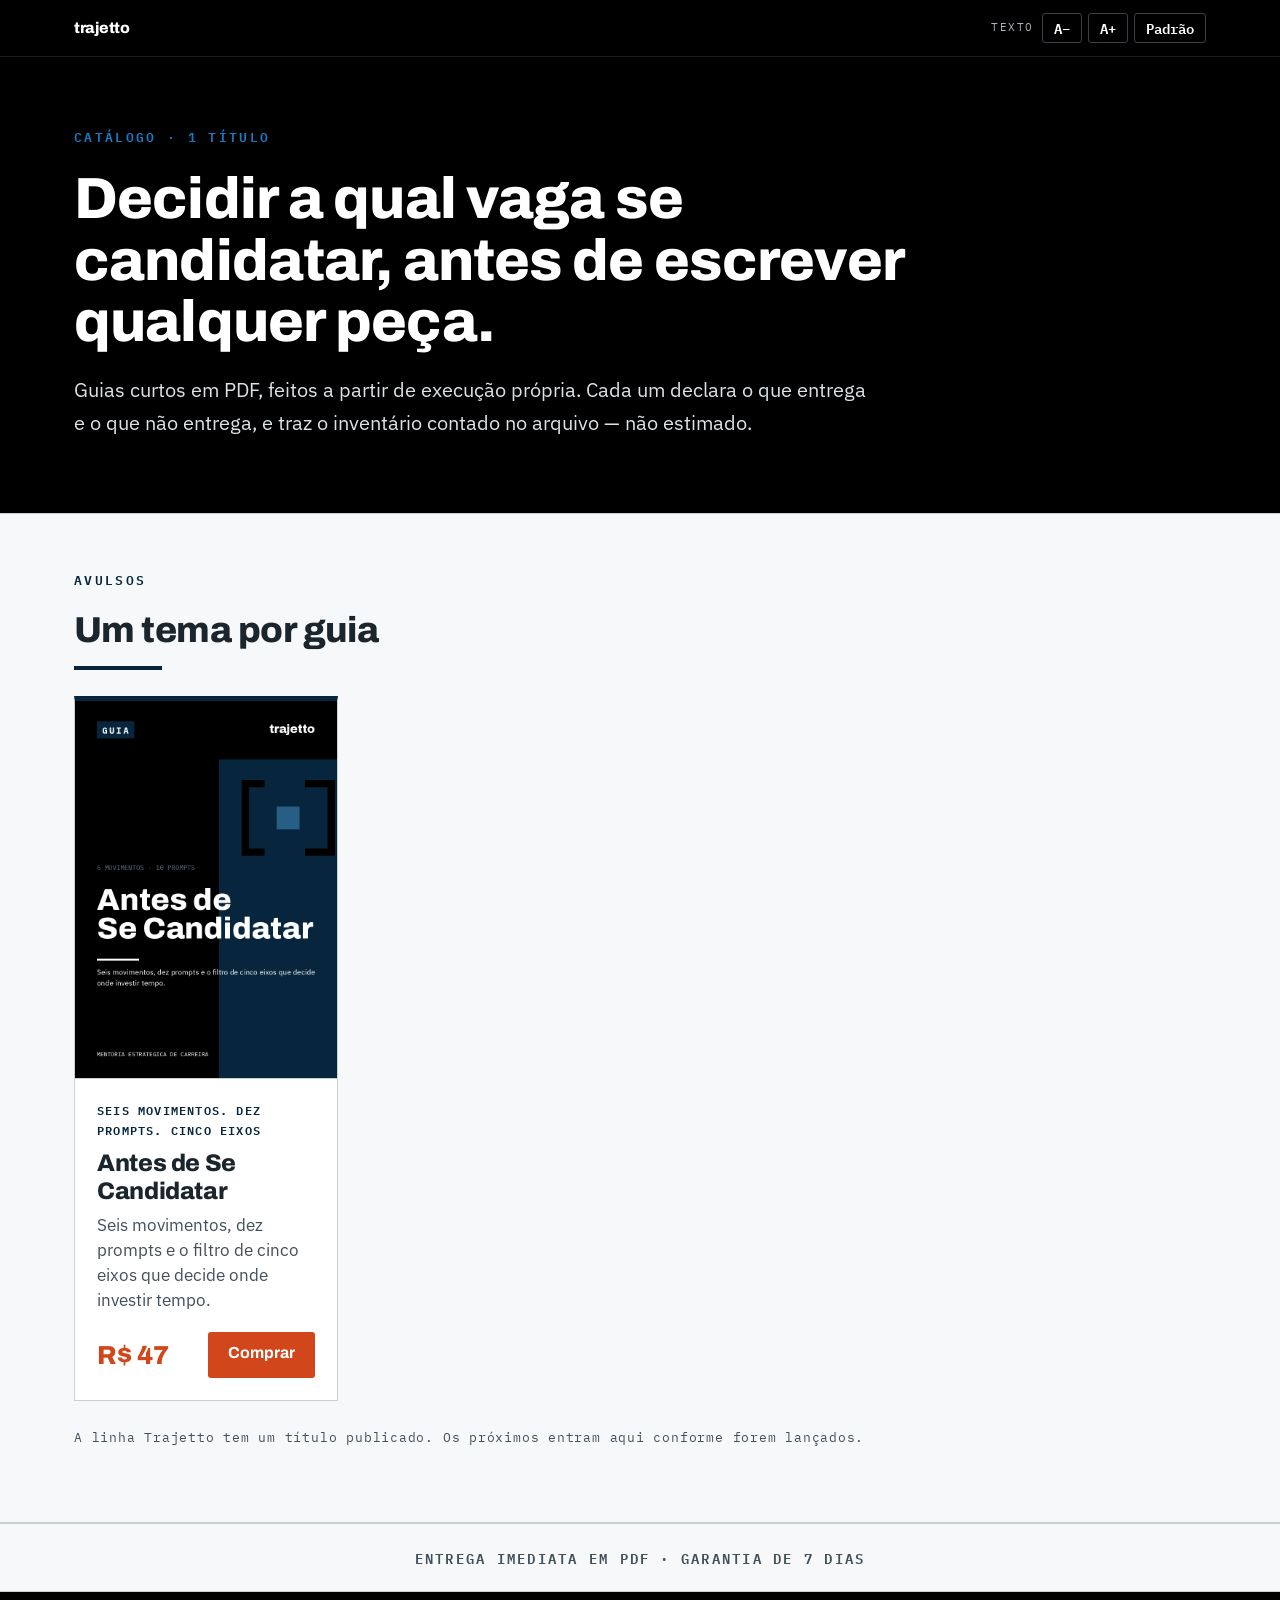
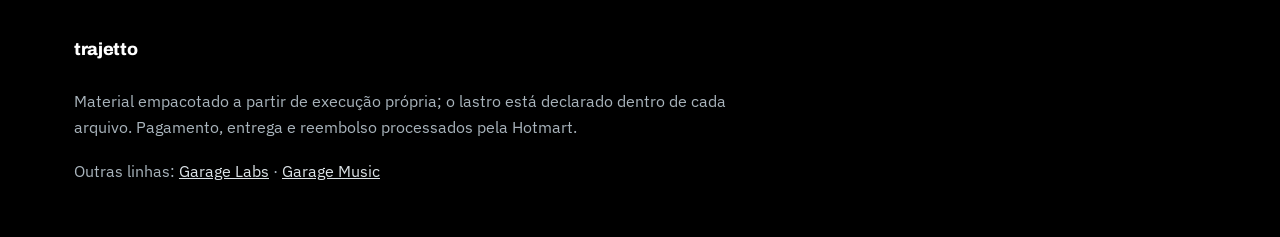
<file: trajetto/index.html>
<!DOCTYPE html>
<html lang="pt-BR">
<head>
<meta charset="utf-8">
<meta name="viewport" content="width=device-width, initial-scale=1">
<title>Trajetto — guias em PDF</title>
<meta name="description" content="Decidir a qual vaga se candidatar, antes de escrever qualquer peça. Catálogo de guias em PDF da linha Trajetto.">
<meta property="og:title" content="Trajetto — guias em PDF">
<meta property="og:description" content="Decidir a qual vaga se candidatar, antes de escrever qualquer peça. Catálogo de guias em PDF da linha Trajetto.">
<meta property="og:type" content="website">
<link rel="preconnect" href="https://fonts.googleapis.com">
<link rel="preconnect" href="https://fonts.gstatic.com" crossorigin>
<link href="https://fonts.googleapis.com/css2?family=Archivo:wght@400;600;700;800&family=IBM+Plex+Mono:wght@400;600&family=IBM+Plex+Sans:wght@400;600;700&display=swap" rel="stylesheet">
<link rel="stylesheet" href="../assets/base.css?v=2">
<style>:root{--linha:#07263D;--linha-texto:#07263D;--linha-neg:#177CC6;--linha-caixa:rgba(7,38,61,.13)}</style>
</head>
<body>
<div class="topo"><div class="wrap">
  <a class="marca" href="../trajetto/"><svg viewBox="0 0 300 48" height="24" role="img" aria-label="Trajetto"><text x="0" y="34" font-family="Archivo, sans-serif" font-size="31" letter-spacing="-0.6" fill="#fff" font-weight="800">trajetto</text></svg></a>
  
  <div class="az">
    <span>Texto</span>
    <button type="button" onclick="ajusta(-1)" aria-label="Diminuir o tamanho do texto">A&minus;</button>
    <button type="button" onclick="ajusta(1)" aria-label="Aumentar o tamanho do texto">A+</button>
    <button type="button" onclick="reset()" aria-label="Voltar ao tamanho padrão">Padrão</button>
  </div>
</div></div>
<header class="capa-vit">
  <div class="wrap">
    <p class="kicker">Catálogo · 1 título</p>
    <h1>Decidir a qual vaga se candidatar, antes de escrever qualquer peça.</h1>
    <p class="capa-sub">Guias curtos em PDF, feitos a partir de execução própria. Cada um declara o que entrega e o que não entrega, e traz o inventário contado no arquivo — não estimado.</p>
  </div>
</header>
<section class="sec cinza"><div class="wrap"><p class="sec-num">Avulsos</p><h2>Um tema por guia</h2><div class="regua"></div><div class="grade"><article class="card" style="--c:#07263D;--ct:#07263D;--cx:rgba(7,38,61,.13)">
  <img src="../img/LH-701/vitrine-720x1040-antes-de-se-candidatar.png" width="720" height="1040" loading="lazy" alt="Capa de Antes de Se Candidatar">
  <div class="card-corpo">
    <p class="card-inv">Seis movimentos. Dez prompts. Cinco eixos</p>
    <h3>Antes de Se Candidatar</h3>
    <p class="card-sub">Seis movimentos, dez prompts e o filtro de cinco eixos que decide onde investir tempo.</p>
    <div class="card-pe">
      <span class="card-preco">R$ 47</span>
      <a class="btn btn-s js-checkout" data-cod="LH-701" href="#">Comprar</a>
    </div>
  </div>
</article></div><p class="nota" style="margin-top:26px">A linha Trajetto tem um título publicado. Os próximos entram aqui conforme forem lançados.</p></div></section><div class="faixa"><span>Entrega imediata em PDF · Garantia de 7 dias</span></div><footer><div class="wrap">
  <svg viewBox="0 0 300 48" height="27" role="img" aria-label="Trajetto"><text x="0" y="34" font-family="Archivo, sans-serif" font-size="31" letter-spacing="-0.6" fill="#fff" font-weight="800">trajetto</text></svg>
  <p class="rod">Material empacotado a partir de execução própria; o lastro está declarado dentro de cada arquivo. Pagamento, entrega e reembolso processados pela Hotmart.</p>
  <p class="rod">Outras linhas: <a href="../">Garage Labs</a> · <a href="../music/">Garage Music</a></p>
  
</div></div></footer>
<script src="../assets/checkouts.js"></script>
<script src="../assets/site.js"></script>
</body></html>
</file>
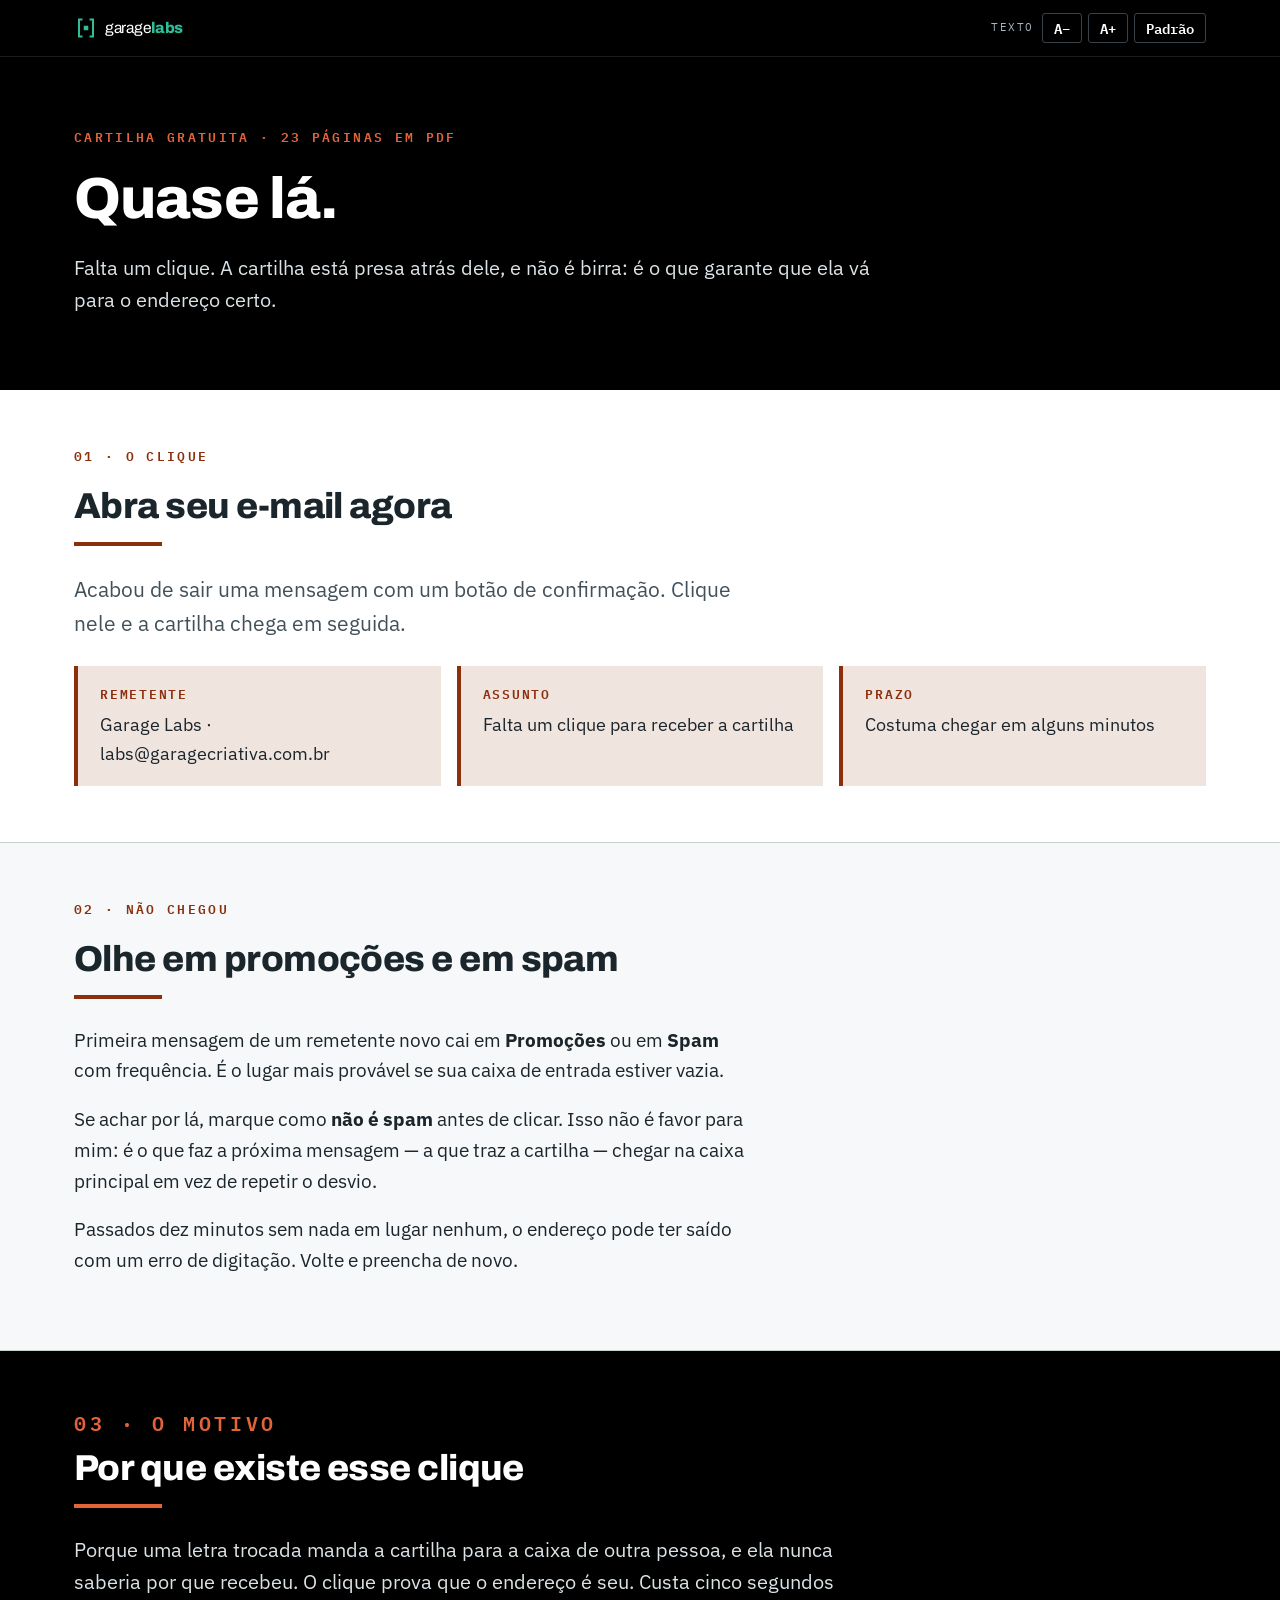
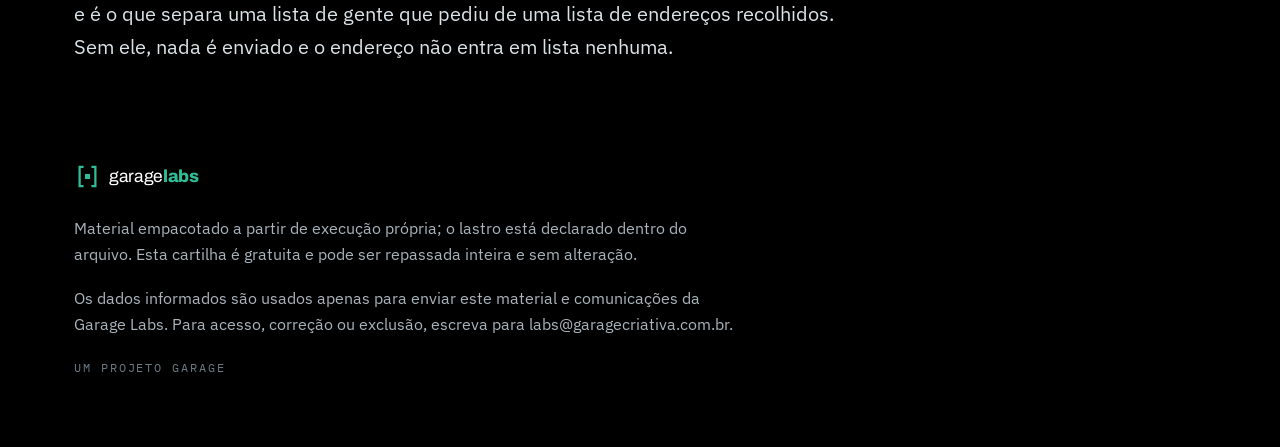
<file: a-conta/confirme/index.html>
<!DOCTYPE html>
<html lang="pt-BR">
<head>
<meta charset="utf-8">
<meta name="viewport" content="width=device-width, initial-scale=1">
<title>Quase lá. — Você não tem o número.</title>
<meta name="robots" content="noindex, nofollow">
<link rel="preconnect" href="https://fonts.googleapis.com">
<link rel="preconnect" href="https://fonts.gstatic.com" crossorigin>
<link href="https://fonts.googleapis.com/css2?family=Archivo:wght@400;600;700;800&family=IBM+Plex+Mono:wght@400;600&family=IBM+Plex+Sans:wght@400;600;700&display=swap" rel="stylesheet">
<link rel="stylesheet" href="../../assets/base.css?v=2">
<link rel="stylesheet" href="../../assets/isca.css?v=1">
<style>:root{--linha:#8C2F0D;--linha-texto:#8C2F0D;--linha-neg:#E4643A;--linha-caixa:rgba(140,47,13,.13)}</style>
</head>
<body>

<div class="topo"><div class="wrap">
  <a class="marca" href="../../"><svg viewBox="0 0 300 48" height="24" role="img" aria-label="Garage Labs"><path d="M17 7 H10 V41 H17" fill="none" stroke="#2FBE97" stroke-width="4"/><path d="M31 7 H38 V41 H31" fill="none" stroke="#2FBE97" stroke-width="4"/><rect x="19.5" y="19.5" width="9" height="9" fill="#2FBE97"/><text x="62" y="34" font-family="Archivo, sans-serif" font-size="31" letter-spacing="-0.6"><tspan fill="#fff" font-weight="400">garage</tspan><tspan fill="#2FBE97" font-weight="800">labs</tspan></text></svg></a>
  <div class="az">
    <span>Texto</span>
    <button type="button" onclick="ajusta(-1)" aria-label="Diminuir o tamanho do texto">A&minus;</button>
    <button type="button" onclick="ajusta(1)" aria-label="Aumentar o tamanho do texto">A+</button>
    <button type="button" onclick="reset()" aria-label="Voltar ao tamanho padrão">Padrão</button>
  </div>
</div></div>

<header class="capa-vit">
  <div class="wrap">
    <p class="kicker">Cartilha gratuita · 23 páginas em PDF</p>
    <h1>Quase lá.</h1>
    <p class="capa-sub">Falta um clique. A cartilha está presa atrás dele, e não é birra: é o que garante que ela vá para o endereço certo.</p>
  </div>
</header>

<section class="sec"><div class="wrap">
  <p class="sec-num">01 · O clique</p><h2>Abra seu e-mail agora</h2><div class="regua"></div>
  <div class="corpo">
    <p class="lead">Acabou de sair uma mensagem com um botão de confirmação. Clique nele e a cartilha chega em seguida.</p>
  </div>
  <div class="entrega"><div class="it"><div class="r">Remetente</div><div class="v">Garage Labs · labs@garagecriativa.com.br</div></div><div class="it"><div class="r">Assunto</div><div class="v">Falta um clique para receber a cartilha</div></div><div class="it"><div class="r">Prazo</div><div class="v">Costuma chegar em alguns minutos</div></div></div>
</div></section>

<section class="sec cinza"><div class="wrap">
  <p class="sec-num">02 · Não chegou</p><h2>Olhe em promoções e em spam</h2><div class="regua"></div>
  <div class="corpo"><p>Primeira mensagem de um remetente novo cai em <strong>Promoções</strong> ou em <strong>Spam</strong> com frequência. É o lugar mais provável se sua caixa de entrada estiver vazia.</p><p>Se achar por lá, marque como <strong>não é spam</strong> antes de clicar. Isso não é favor para mim: é o que faz a próxima mensagem — a que traz a cartilha — chegar na caixa principal em vez de repetir o desvio.</p><p>Passados dez minutos sem nada em lugar nenhum, o endereço pode ter saído com um erro de digitação. Volte e preencha de novo.</p></div>
</div></section>

<section class="naoentrega"><div class="wrap">
  <p class="sec-num">03 · O motivo</p><h2>Por que existe esse clique</h2><div class="regua"></div>
  <p>Porque uma letra trocada manda a cartilha para a caixa de outra pessoa, e ela nunca saberia por que recebeu. O clique prova que o endereço é seu. Custa cinco segundos e é o que separa uma lista de gente que pediu de uma lista de endereços recolhidos. Sem ele, nada é enviado e o endereço não entra em lista nenhuma.</p>
</div></section>

<footer><div class="wrap">
  <svg viewBox="0 0 300 48" height="27" role="img" aria-label="Garage Labs"><path d="M17 7 H10 V41 H17" fill="none" stroke="#2FBE97" stroke-width="4"/><path d="M31 7 H38 V41 H31" fill="none" stroke="#2FBE97" stroke-width="4"/><rect x="19.5" y="19.5" width="9" height="9" fill="#2FBE97"/><text x="62" y="34" font-family="Archivo, sans-serif" font-size="31" letter-spacing="-0.6"><tspan fill="#fff" font-weight="400">garage</tspan><tspan fill="#2FBE97" font-weight="800">labs</tspan></text></svg>
  <p class="rod">Material empacotado a partir de execução própria; o lastro está declarado dentro do arquivo. Esta cartilha é gratuita e pode ser repassada inteira e sem alteração.</p>
  <p class="rod">Os dados informados são usados apenas para enviar este material e comunicações da Garage Labs. Para acesso, correção ou exclusão, escreva para labs@garagecriativa.com.br.</p>
  <p class="end">Um projeto Garage</p>
</div></footer>

<script src="../../assets/site.js"></script>
</body></html>
</file>
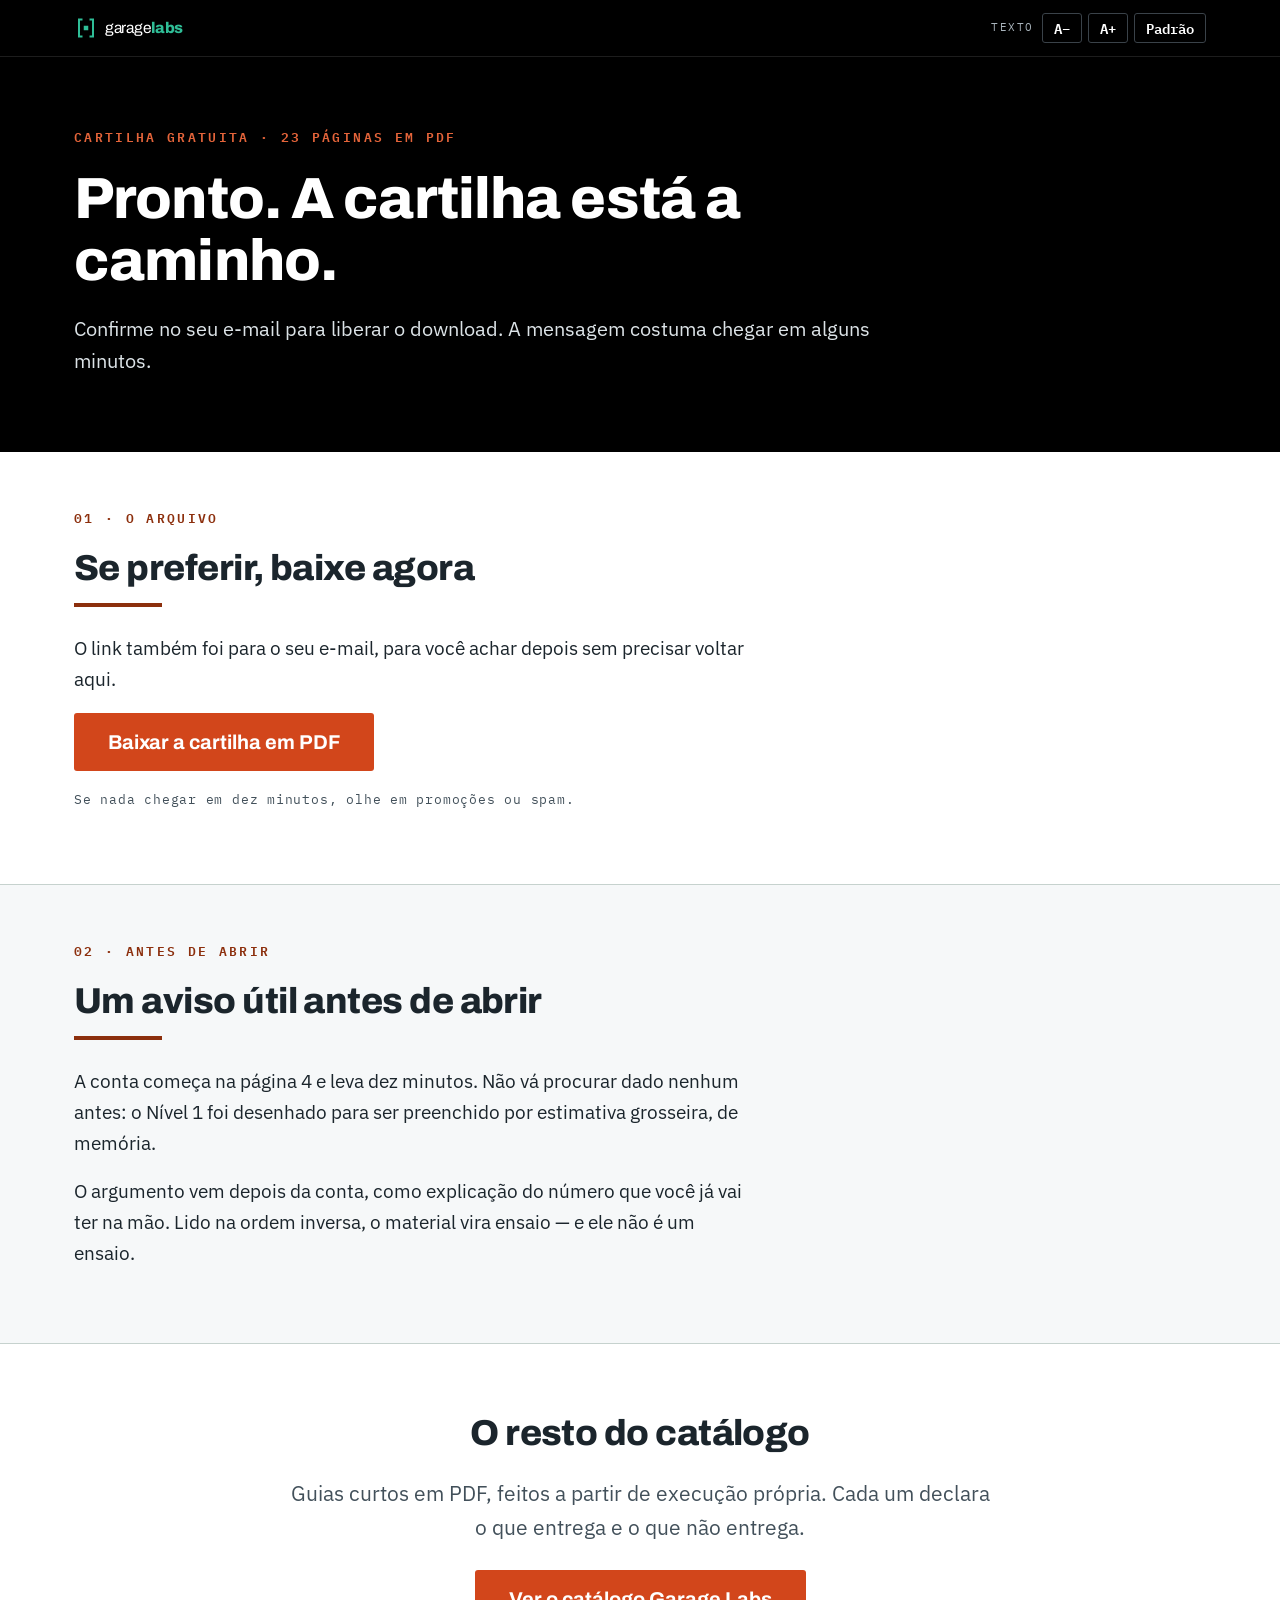
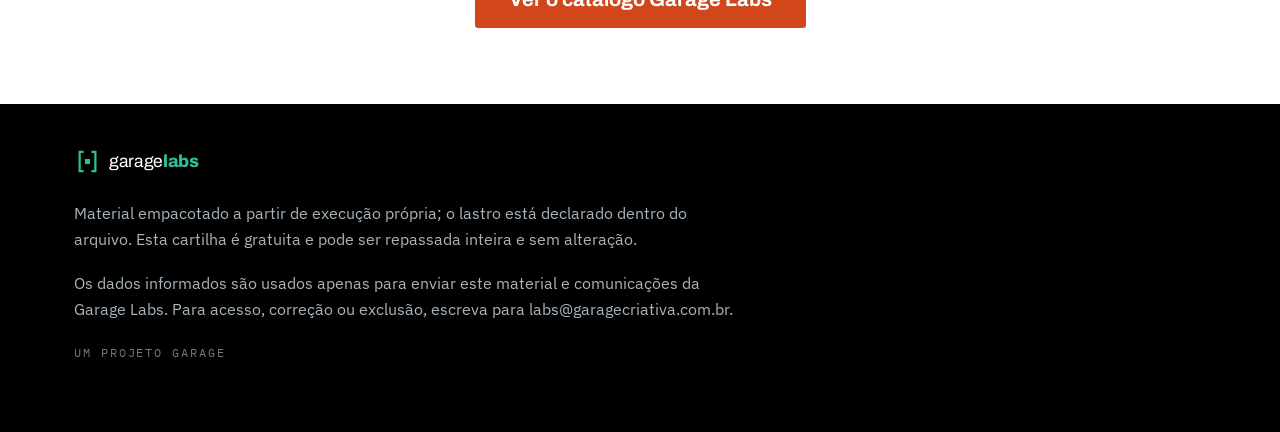
<file: a-conta/obrigado/index.html>
<!DOCTYPE html>
<html lang="pt-BR">
<head>
<meta charset="utf-8">
<meta name="viewport" content="width=device-width, initial-scale=1">
<title>Pronto. A cartilha está a caminho. — Garage Labs</title>
<meta name="robots" content="noindex, nofollow">
<link rel="preconnect" href="https://fonts.googleapis.com">
<link rel="preconnect" href="https://fonts.gstatic.com" crossorigin>
<link href="https://fonts.googleapis.com/css2?family=Archivo:wght@400;600;700;800&family=IBM+Plex+Mono:wght@400;600&family=IBM+Plex+Sans:wght@400;600;700&display=swap" rel="stylesheet">
<link rel="stylesheet" href="../../assets/base.css?v=2">
<link rel="stylesheet" href="../../assets/isca.css?v=1">
<style>:root{--linha:#8C2F0D;--linha-texto:#8C2F0D;--linha-neg:#E4643A;--linha-caixa:rgba(140,47,13,.13)}</style>
</head>
<body>

<div class="topo"><div class="wrap">
  <a class="marca" href="../../"><svg viewBox="0 0 300 48" height="24" role="img" aria-label="Garage Labs"><path d="M17 7 H10 V41 H17" fill="none" stroke="#2FBE97" stroke-width="4"/><path d="M31 7 H38 V41 H31" fill="none" stroke="#2FBE97" stroke-width="4"/><rect x="19.5" y="19.5" width="9" height="9" fill="#2FBE97"/><text x="62" y="34" font-family="Archivo, sans-serif" font-size="31" letter-spacing="-0.6"><tspan fill="#fff" font-weight="400">garage</tspan><tspan fill="#2FBE97" font-weight="800">labs</tspan></text></svg></a>
  <div class="az">
    <span>Texto</span>
    <button type="button" onclick="ajusta(-1)" aria-label="Diminuir o tamanho do texto">A&minus;</button>
    <button type="button" onclick="ajusta(1)" aria-label="Aumentar o tamanho do texto">A+</button>
    <button type="button" onclick="reset()" aria-label="Voltar ao tamanho padrão">Padrão</button>
  </div>
</div></div>

<header class="capa-vit">
  <div class="wrap">
    <p class="kicker">Cartilha gratuita · 23 páginas em PDF</p>
    <h1>Pronto. A cartilha está a caminho.</h1>
    <p class="capa-sub">Confirme no seu e-mail para liberar o download. A mensagem costuma chegar em alguns minutos.</p>
  </div>
</header>

<section class="sec"><div class="wrap">
  <p class="sec-num">01 · O arquivo</p><h2>Se preferir, baixe agora</h2><div class="regua"></div>
  <div class="corpo">
    <p>O link também foi para o seu e-mail, para você achar depois sem precisar voltar aqui.</p>
    <p><a class="btn" href="https://www.garagelab.com.br/a-conta/a-conta-que-ninguem-faz.pdf">Baixar a cartilha em PDF</a></p>
    <p class="nota">Se nada chegar em dez minutos, olhe em promoções ou spam.</p>
  </div>
</div></section>

<section class="sec cinza"><div class="wrap">
  <p class="sec-num">02 · Antes de abrir</p><h2>Um aviso útil antes de abrir</h2><div class="regua"></div>
  <div class="corpo"><p>A conta começa na página 4 e leva dez minutos. Não vá procurar dado nenhum antes: o Nível 1 foi desenhado para ser preenchido por estimativa grosseira, de memória.</p><p>O argumento vem depois da conta, como explicação do número que você já vai ter na mão. Lido na ordem inversa, o material vira ensaio — e ele não é um ensaio.</p></div>
</div></section>

<div class="fecho"><div class="wrap">
  <h2>O resto do catálogo</h2>
  <p class="sub">Guias curtos em PDF, feitos a partir de execução própria. Cada um declara o que entrega e o que não entrega.</p>
  <a class="btn" href="../../">Ver o catálogo Garage Labs</a>
</div></div>

<footer><div class="wrap">
  <svg viewBox="0 0 300 48" height="27" role="img" aria-label="Garage Labs"><path d="M17 7 H10 V41 H17" fill="none" stroke="#2FBE97" stroke-width="4"/><path d="M31 7 H38 V41 H31" fill="none" stroke="#2FBE97" stroke-width="4"/><rect x="19.5" y="19.5" width="9" height="9" fill="#2FBE97"/><text x="62" y="34" font-family="Archivo, sans-serif" font-size="31" letter-spacing="-0.6"><tspan fill="#fff" font-weight="400">garage</tspan><tspan fill="#2FBE97" font-weight="800">labs</tspan></text></svg>
  <p class="rod">Material empacotado a partir de execução própria; o lastro está declarado dentro do arquivo. Esta cartilha é gratuita e pode ser repassada inteira e sem alteração.</p>
  <p class="rod">Os dados informados são usados apenas para enviar este material e comunicações da Garage Labs. Para acesso, correção ou exclusão, escreva para labs@garagecriativa.com.br.</p>
  <p class="end">Um projeto Garage</p>
</div></footer>

<script src="../../assets/site.js"></script>
</body></html>
</file>
<file: assets/base.css>
/* ============================================================
   Garage — chassi de páginas de venda e vitrines
   Um arquivo para todas as páginas. A identidade de cada linha
   entra por três variáveis declaradas no <head> de cada página:
   --linha, --linha-texto, --linha-neg (e --linha-caixa).
   ============================================================ */
:root{
  --acao:#D2461B;
  --acao-h:#B83C16;
  --preto:#000;
  --tinta:#1B252C;
  --tinta2:#42505A;
  --borda:#C6D2CE;
  --papel:#fff;
  --papel2:#F6F8F9;
  --base:19px;
  --max:1180px;
}
*{box-sizing:border-box}
html{scroll-behavior:smooth;-webkit-text-size-adjust:100%}
body{margin:0;background:var(--papel);color:var(--tinta);
  font-family:"IBM Plex Sans","Segoe UI",Helvetica,Arial,sans-serif;
  font-size:var(--base);font-weight:400;line-height:1.62}
img{max-width:100%;height:auto;display:block}
h1,h2,h3{font-family:"Archivo",Helvetica,Arial,sans-serif;letter-spacing:-.015em}
.wrap{max-width:var(--max);margin:0 auto;padding:0 24px}
p{margin:0 0 18px}
a{color:var(--linha-texto)}

/* -------- barra -------- */
.topo{position:sticky;top:0;z-index:40;background:var(--preto);color:#fff;border-bottom:1px solid #1d1d1d}
.topo .wrap{display:flex;align-items:center;justify-content:space-between;gap:16px;min-height:56px}
.marca{display:flex;align-items:center;gap:12px;text-decoration:none}
.topoCta{display:none;align-items:center;gap:14px}
.topoCta.on{display:flex}
.topoCta .p{font-family:"Archivo",sans-serif;font-weight:800;font-size:22px;color:#fff;line-height:1}
.topoCta .btn{font-size:16px;padding:11px 20px;min-height:44px}
.az{display:flex;gap:6px;align-items:center}
.az span{font-family:"IBM Plex Mono",monospace;font-size:11px;letter-spacing:.14em;color:#A9B4BC;text-transform:uppercase;margin-right:2px}
.az button{font:inherit;font-family:"IBM Plex Mono",monospace;font-size:14px;font-weight:600;line-height:1;
  padding:7px 11px;border:1px solid #3A4249;background:transparent;color:#fff;border-radius:3px;cursor:pointer}
.az button:hover{border-color:var(--linha-neg);color:var(--linha-neg)}
.az button:focus-visible{outline:2px solid var(--linha-neg);outline-offset:2px}

/* -------- botão -------- */
.btn{display:inline-block;background:var(--acao);color:#fff;text-decoration:none;
  font-family:"Archivo",sans-serif;font-weight:700;font-size:20px;
  padding:18px 34px;border-radius:3px;border:0;cursor:pointer;min-height:56px;line-height:1.1}
.btn:hover{background:var(--acao-h)}
.btn:focus-visible{outline:3px solid var(--linha-texto);outline-offset:3px}
.btn-s{font-size:16px;padding:12px 20px;min-height:46px}

/* -------- capa de produto -------- */
.capa{background:var(--preto)}
.capa img{width:100%;aspect-ratio:2/1;object-fit:cover;object-position:center}

/* -------- capa de vitrine -------- */
.capa-vit{background:var(--preto);color:#fff;padding:70px 0 74px}
.capa-vit .kicker{color:var(--linha-neg)}
.capa-vit h1{font-size:clamp(34px,5vw,58px);line-height:1.06;font-weight:800;margin:0 0 22px;max-width:16em}
.capa-vit .capa-sub{color:#DCE3E7;font-size:20px;max-width:40em;margin:0}

/* -------- oferta -------- */
.oferta{padding:56px 0 8px}
.oferta-grid{display:grid;grid-template-columns:1.4fr .6fr;gap:52px;align-items:start}
.kicker{font-family:"IBM Plex Mono",monospace;font-size:13px;letter-spacing:.18em;text-transform:uppercase;
  color:var(--linha-texto);font-weight:600;margin:0 0 20px}
h1{font-size:clamp(32px,4.4vw,52px);line-height:1.08;font-weight:800;margin:0 0 20px}
.sub{font-size:21px;color:var(--tinta2);margin:0 0 28px;max-width:34em}
.precoLinha{display:flex;align-items:baseline;gap:14px;flex-wrap:wrap;margin:0 0 22px}
.preco{font-family:"Archivo",sans-serif;font-size:42px;font-weight:800;color:var(--acao);line-height:1}
.precoNota{font-size:16.5px;color:var(--tinta2)}
.garantia{margin:16px 0 0;font-size:16.5px;color:var(--tinta2)}
.invlado{border:1px solid var(--borda);border-top:4px solid var(--linha);padding:24px;background:var(--papel2)}
.invlado-r{font-family:"IBM Plex Mono",monospace;font-size:12.5px;letter-spacing:.14em;text-transform:uppercase;
  color:var(--linha-texto);font-weight:600;margin:0 0 14px}
.invlado ul{list-style:none;margin:0 0 14px;padding:0}
.invlado li{padding:8px 0;border-bottom:1px solid var(--borda);font-size:17px}
.invlado li:last-child{border-bottom:0}
.invlado li b{font-family:"Archivo",sans-serif;font-size:22px;font-weight:800;color:var(--linha-texto);margin-right:8px}

/* -------- seções -------- */
.sec{padding:56px 0}
.sec.cinza{background:var(--papel2);border-top:1px solid var(--borda);border-bottom:1px solid var(--borda)}
.sec-num{font-family:"IBM Plex Mono",monospace;font-size:13px;letter-spacing:.18em;text-transform:uppercase;
  color:var(--linha-texto);font-weight:600;margin:0 0 10px}
h2{font-size:clamp(26px,3vw,36px);font-weight:800;margin:0 0 6px}
.regua{height:4px;width:88px;background:var(--linha);margin:0 0 26px}
.lead{font-size:21px;color:var(--tinta2);max-width:38em}
.corpo{max-width:36em}
.nota{font-family:"IBM Plex Mono",monospace;font-size:13px;letter-spacing:.06em;color:var(--tinta2)}

/* -------- inventário -------- */
.inv{display:grid;grid-template-columns:repeat(auto-fit,minmax(150px,1fr));gap:14px;margin:8px 0 0}
.inv .cel{border:1px solid var(--borda);border-top:4px solid var(--linha);padding:20px 18px;background:#fff}
.inv .n{font-family:"Archivo",sans-serif;font-size:40px;font-weight:800;line-height:1;color:var(--linha-texto);margin-bottom:8px}
.inv .r{font-family:"IBM Plex Mono",monospace;font-size:12.5px;letter-spacing:.1em;text-transform:uppercase;color:var(--tinta2);line-height:1.45}

/* -------- composição do pacote -------- */
.comps{display:grid;grid-template-columns:repeat(auto-fill,minmax(190px,1fr));gap:22px;margin-top:28px}
.comp{display:block;text-decoration:none;color:inherit}
.comp img{border:1px solid var(--borda);margin-bottom:12px}
.comp-n{display:block;font-family:"Archivo",sans-serif;font-weight:700;font-size:19px;line-height:1.2;margin-bottom:6px}
.comp-s{display:block;font-size:15.5px;color:var(--tinta2);line-height:1.45}

/* -------- bloco preto -------- */
.naoentrega{background:var(--preto);color:#fff;padding:56px 0}
.naoentrega .sec-num{color:var(--linha-neg)}
.naoentrega h2{color:#fff}
.naoentrega .regua{background:var(--linha-neg)}
.naoentrega p{color:#DCE3E7;max-width:38em;font-size:20px;margin:0}

/* -------- entrega -------- */
.entrega{display:grid;grid-template-columns:repeat(3,1fr);gap:16px;margin:26px 0 0}
.entrega .it{border-left:4px solid var(--linha);background:var(--linha-caixa);padding:18px 22px}
.entrega .it .r{font-family:"IBM Plex Mono",monospace;font-size:12.5px;letter-spacing:.14em;text-transform:uppercase;
  color:var(--linha-texto);font-weight:600;margin-bottom:6px}
.entrega .it .v{font-size:18px}

/* -------- faixa e fecho -------- */
.faixa{background:var(--papel2);border-top:1px solid var(--borda);border-bottom:1px solid var(--borda);padding:18px 0;text-align:center}
.faixa span{font-family:"IBM Plex Mono",monospace;font-size:14px;letter-spacing:.16em;text-transform:uppercase;color:var(--tinta2);font-weight:600}
.fecho{padding:60px 0 76px;text-align:center}
.fecho h2{margin-bottom:14px}
.fecho .sub{margin:0 auto 26px}
.fecho .precoLinha{justify-content:center}

/* -------- catálogo -------- */
.grade{display:grid;grid-template-columns:repeat(auto-fill,minmax(250px,1fr));gap:26px;margin-top:6px}
.card{border:1px solid var(--borda);border-top:5px solid var(--c);background:#fff;display:flex;flex-direction:column}
.card>img{border-bottom:1px solid var(--borda)}
.card-corpo{padding:22px;display:flex;flex-direction:column;flex:1}
.card-inv{font-family:"IBM Plex Mono",monospace;font-size:12px;letter-spacing:.1em;text-transform:uppercase;
  color:var(--ct);font-weight:600;margin:0 0 10px}
.card h3{font-size:24px;font-weight:800;margin:0 0 8px;line-height:1.15}
.card-sub{font-size:16.5px;color:var(--tinta2);line-height:1.5;margin:0 0 20px}
.card-pe{margin-top:auto;display:flex;align-items:center;justify-content:space-between;gap:12px;flex-wrap:wrap}
.card-preco{font-family:"Archivo",sans-serif;font-size:26px;font-weight:800;color:var(--acao);line-height:1}

.packs{display:grid;gap:22px;margin-top:6px}
.pack{border:1px solid var(--borda);border-left:6px solid var(--c);background:var(--cx);
  display:grid;grid-template-columns:1fr auto;gap:32px;padding:28px 30px;align-items:center}
.pack h3{font-size:28px;font-weight:800;margin:0 0 8px;line-height:1.15}
.pack .card-sub{margin-bottom:18px;max-width:42em}
.pack .card-pe{flex-direction:column;align-items:flex-start;gap:14px}
.pack-capas{display:flex;gap:8px}
.pack-capas img{width:64px;border:1px solid var(--borda)}

/* -------- rodapé -------- */
footer{background:var(--preto);color:#A9B4BC;padding:44px 0 52px;font-size:16px}
footer a{color:#DCE3E7}
footer .rod{margin:18px 0 0;max-width:42em}
footer .end{font-family:"IBM Plex Mono",monospace;font-size:12px;letter-spacing:.16em;text-transform:uppercase;color:#6C7A83;margin-top:20px}

/* -------- barra do celular -------- */
.barraMob{display:none}

@media (max-width:980px){
  .oferta-grid{grid-template-columns:1fr;gap:32px}
  .entrega{grid-template-columns:1fr}
  .pack{grid-template-columns:1fr;gap:22px}
  .pack-capas{flex-wrap:wrap}
}
@media (max-width:820px){
  .topo .selo{display:none}
  .az span{display:none}
  .az button:last-child{display:none}
  .topoCta .p{display:none}
}
@media (max-width:640px){
  :root{--base:18px}
  .topoCta{display:none!important}
  .sec{padding:42px 0}
  .capa img{aspect-ratio:16/10}
  .capa-vit{padding:48px 0 52px}
  body{padding-bottom:84px}
  .barraMob{display:flex;position:fixed;left:0;right:0;bottom:0;z-index:50;background:#fff;
    border-top:1px solid var(--borda);padding:10px 16px calc(10px + env(safe-area-inset-bottom));
    align-items:center;justify-content:space-between;gap:12px;box-shadow:0 -6px 18px rgba(0,0,0,.08)}
  .barraMob .p{font-family:"Archivo",sans-serif;font-weight:800;font-size:26px;color:var(--acao);line-height:1}
  .barraMob .btn{font-size:17px;padding:14px 20px;min-height:48px}
}
@media (prefers-reduced-motion:reduce){html{scroll-behavior:auto}}

/* -------- blocos próprios de produto (portas, critérios) -------- */
.portas{display:grid;grid-template-columns:repeat(3,1fr);gap:16px;margin:28px 0 0}
.porta{border:1px solid var(--borda);border-left:4px solid var(--linha);padding:24px;background:#fff;
  display:flex;flex-direction:column;justify-content:space-between;min-height:128px}
.porta .p{font-family:"IBM Plex Mono",monospace;font-size:12.5px;letter-spacing:.16em;text-transform:uppercase;
  color:var(--linha-texto);font-weight:600;margin-bottom:10px}
.porta .t{font-family:"Archivo",sans-serif;font-size:23px;font-weight:700;line-height:1.25;letter-spacing:-.01em}
@media (max-width:980px){.portas{grid-template-columns:repeat(2,1fr)}}
@media (max-width:640px){.portas{grid-template-columns:1fr}}
</file>
<file: assets/isca.css>
/* ============================================================
   Garage — complemento para páginas de isca (material gratuito)
   Carregado DEPOIS de base.css, só nas páginas que capturam e-mail.
   Não altera nenhuma regra do chassi: só acrescenta o formulário.
   ============================================================ */

.captura{border:1px solid var(--borda);border-top:4px solid var(--linha);
  background:#fff;padding:30px;max-width:34em}
.captura .campo{margin:0 0 16px}
.captura .campo label{display:block;font-family:"IBM Plex Mono",monospace;font-size:12.5px;
  letter-spacing:.14em;text-transform:uppercase;color:var(--linha-texto);
  font-weight:600;margin:0 0 7px}
.captura .campo input{width:100%;font:inherit;font-size:18px;color:var(--tinta);
  background:var(--papel2);border:1px solid var(--borda);border-radius:3px;
  padding:13px 14px;min-height:50px}
.captura .campo input:focus{outline:3px solid var(--linha-neg);outline-offset:2px;
  border-color:var(--linha);background:#fff}

.consent{display:flex;gap:11px;align-items:flex-start;margin:20px 0 22px;
  font-size:16px;color:var(--tinta2);line-height:1.5}
.consent input{margin-top:4px;flex:0 0 auto;width:19px;height:19px;accent-color:var(--acao)}
.consent a{color:var(--linha-texto)}

.captura .btn{width:100%;text-align:center}
.captura-nota{margin:16px 0 0;max-width:34em}

/* fecho: o formulário centralizado repete a captura no fim da página */
.fecho .captura{margin:0 auto;text-align:left}

/* barra do celular numa página sem preço */
.barraMob .p.gratis{font-size:20px;letter-spacing:.02em}

@media (max-width:640px){
  .captura{padding:22px}
}

.captura .dica{margin:6px 0 0;font-family:"IBM Plex Mono",monospace;font-size:12.5px;
  letter-spacing:.02em;color:var(--tinta2)}

/* -------- estados de validação -------- */
.captura .campo.com-erro input{border-color:var(--acao);background:#fff}
.captura .campo.com-erro label{color:var(--acao)}
.msg-erro{margin:7px 0 0;font-family:"IBM Plex Mono",monospace;font-size:13px;
  letter-spacing:.02em;color:var(--acao);font-weight:600}
.msg-sugestao{margin:7px 0 0;font-size:15.5px;color:var(--tinta2)}
.msg-sugestao button{font:inherit;font-weight:600;color:var(--linha-texto);
  background:none;border:0;border-bottom:1px solid currentColor;
  padding:0;cursor:pointer}
.msg-sugestao button:hover{color:var(--acao)}
.consent.com-erro{color:var(--acao)}
.consent.com-erro input{outline:2px solid var(--acao);outline-offset:2px}

/* -------- capa com banner -------- */
/* O chassi corta a capa em 2:1. Os banners da isca sao compostos em
   16:9, entao a proporcao e ajustada aqui, so nas paginas de isca. */
.capa{display:block}
.capa img{aspect-ratio:16/9}
</file>
